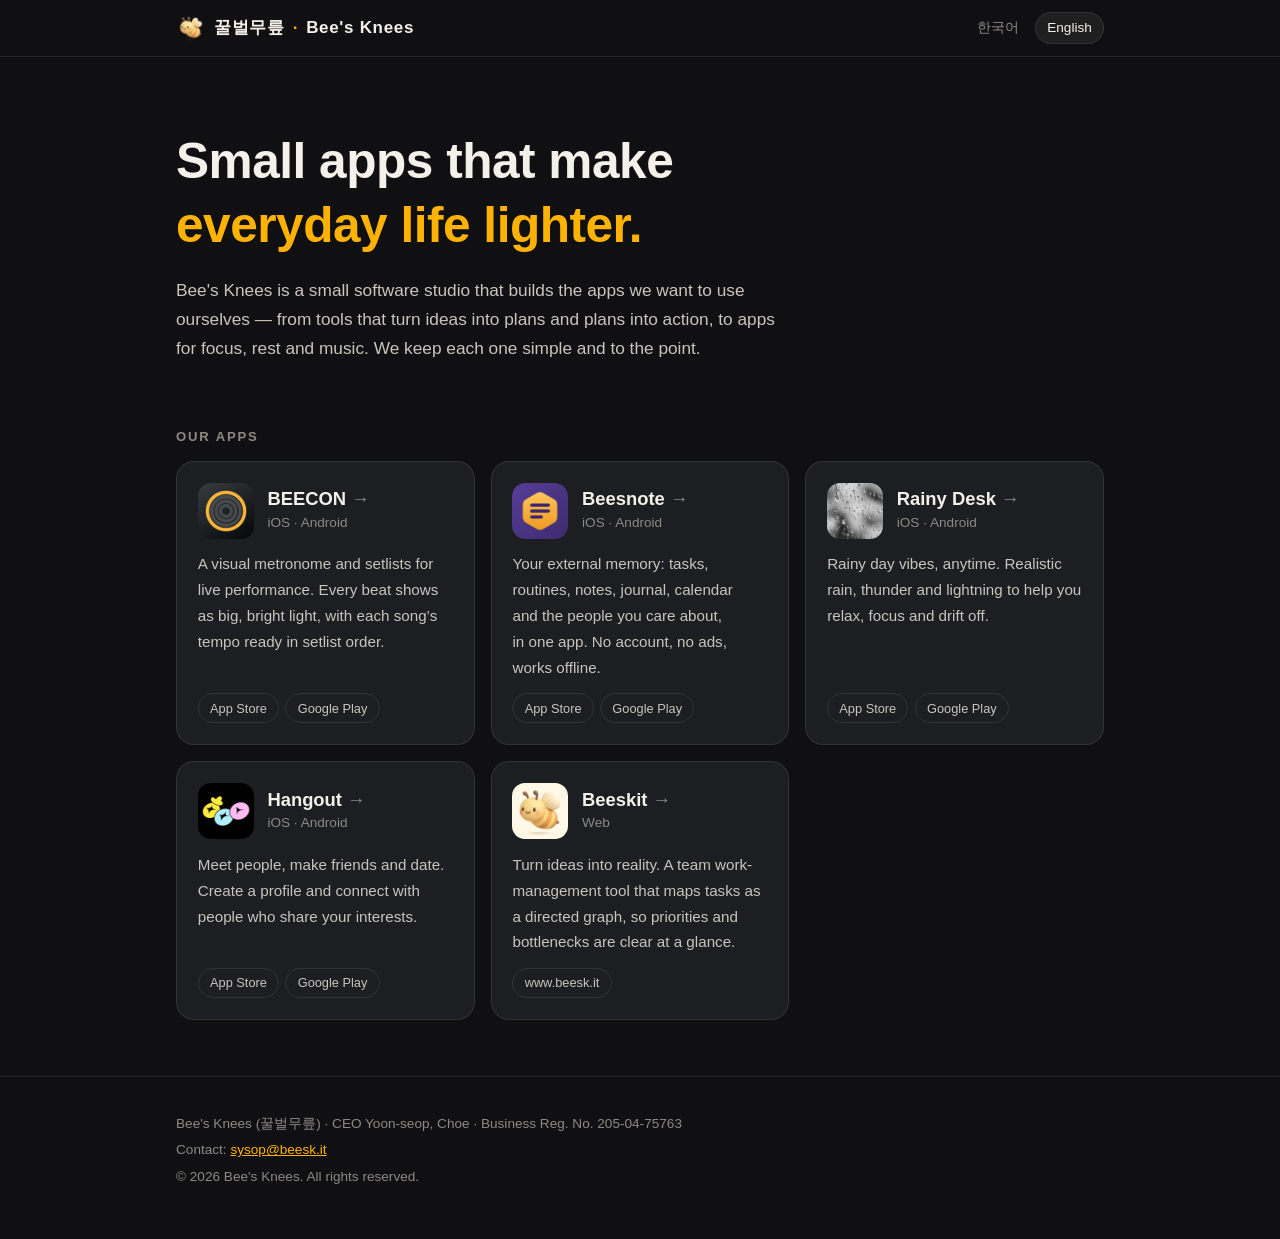
<file: index.html>
<!doctype html>
<html lang="ko">
<head>
<meta charset="utf-8">
<meta name="viewport" content="width=device-width, initial-scale=1">
<title>꿀벌무릎 Bee's Knees</title>
<meta name="description" content="꿀벌무릎(Bee's Knees)은 일상과 일을 조금 더 가볍게 만드는 앱을 만듭니다. BEECON, 꿀벌노트, Rainy Desk, Hangout, Beeskit.">
<meta name="theme-color" content="#101012">
<meta property="og:type" content="website">
<meta property="og:title" content="꿀벌무릎 Bee's Knees">
<meta property="og:description" content="일상과 일을 조금 더 가볍게 만드는 앱을 만듭니다.">
<meta property="og:url" content="https://apps.beesk.it/">
<link rel="canonical" href="https://apps.beesk.it/">
<link rel="icon" href="/favicon.ico">
<link rel="apple-touch-icon" href="/img/apple-touch-icon.png">
<meta property="og:image" content="https://apps.beesk.it/img/og.png">
<meta property="og:image:width" content="1200">
<meta property="og:image:height" content="630">
<meta property="og:site_name" content="Bee's Knees">
<meta name="twitter:card" content="summary_large_image">
<style>
:root {
  --bg: #101012;
  --card: #1c1e22;
  --card-hover: #23262b;
  --line: #ffffff17;
  --ink: #f4f1ea;
  --ink-dim: #c9c5bd;
  --ink-mute: #8d8a84;
  --amber: #ffb300;
  color-scheme: dark;
}
* { box-sizing: border-box; }
html { -webkit-text-size-adjust: 100%; }
body {
  margin: 0; background: var(--bg); color: var(--ink-dim);
  font: 17px/1.7 -apple-system, BlinkMacSystemFont, "Segoe UI", Roboto, "Helvetica Neue",
        "Apple SD Gothic Neo", "Noto Sans KR", sans-serif;
}
:lang(ko) { word-break: keep-all; overflow-wrap: anywhere; }
h1, h2, h3 { color: var(--ink); line-height: 1.3; margin: 0; text-wrap: balance; }
p { text-wrap: pretty; }
a { color: var(--amber); }
.wrap { max-width: 60rem; margin: 0 auto; padding: 0 1rem; }

/* 언어: html[lang]에 맞는 블록만 보인다 */
html[lang="ko"] [lang="en"], html[lang="en"] [lang="ko"] { display: none !important; }

.top { border-bottom: 1px solid var(--line); }
.top .wrap { display: flex; align-items: center; height: 56px; gap: .75rem; }
.brand { display: flex; align-items: center; gap: .5rem; color: var(--ink); font-weight: 800; letter-spacing: .04em; text-decoration: none; }
.brand img { width: 30px; height: 30px; display: block; }
.brand span { color: var(--amber); }
.langs { margin-left: auto; display: flex; gap: .25rem; }
.langs button {
  font: inherit; font-size: .85rem; color: var(--ink-mute); background: none;
  border: 1px solid transparent; border-radius: 999px; padding: .2rem .7rem; cursor: pointer;
}
.langs button[aria-pressed="true"] { color: var(--ink); border-color: var(--line); background: #ffffff10; }

.hero { padding: 4.5rem 0 3rem; }
.hero h1 { font-size: clamp(2rem, 6vw, 3.1rem); letter-spacing: -.01em; }
.hero h1 em { font-style: normal; color: var(--amber); }
.hero p { max-width: 38rem; margin: 1.1rem 0 0; font-size: 1.08rem; }

h2.sec { font-size: .82rem; letter-spacing: .14em; text-transform: uppercase; color: var(--ink-mute); margin: 1rem 0 1rem; }
.apps { display: grid; grid-template-columns: repeat(auto-fill, minmax(16.5rem, 1fr)); gap: 1rem; padding-bottom: 3.5rem; }
.app {
  display: flex; flex-direction: column; gap: .8rem; padding: 1.3rem;
  background: var(--card); border: 1px solid var(--line); border-radius: 18px;
}
.app:hover { background: var(--card-hover); }
.app header { display: flex; align-items: center; gap: .85rem; }
.app header img { width: 56px; height: 56px; border-radius: 13px; flex: none; }
.app h3 { font-size: 1.15rem; }
.app h3 a { color: inherit; text-decoration: none; }
.app h3 a::after { content: " →"; color: var(--ink-mute); font-weight: 400; }
.app .tag { font-size: .85rem; color: var(--ink-mute); }
.app p { margin: 0; font-size: .95rem; flex: 1; }
.app .links { display: flex; flex-wrap: wrap; gap: .4rem; }
.app .links a {
  font-size: .8rem; text-decoration: none; color: var(--ink-dim);
  border: 1px solid var(--line); border-radius: 999px; padding: .2rem .7rem;
}
.app .links a:hover { color: var(--ink); border-color: #ffffff40; }

footer { border-top: 1px solid var(--line); padding: 2rem 0 3rem; font-size: .85rem; color: var(--ink-mute); }
footer p { margin: .2rem 0; }
</style>
<script>
  // ?lang=ko|en > 브라우저 언어 순으로 결정
  (function () {
    var q = new URLSearchParams(location.search).get('lang');
    var l = q || ((navigator.language || 'ko').toLowerCase().startsWith('ko') ? 'ko' : 'en');
    document.documentElement.lang = (l === 'en') ? 'en' : 'ko';
  })();
</script>
<script type="application/ld+json">{"@context": "https://schema.org", "@graph": [{"@type": "Organization", "@id": "https://apps.beesk.it/#org", "name": "Bee's Knees", "alternateName": "꿀벌무릎", "url": "https://apps.beesk.it/", "logo": "https://apps.beesk.it/img/logo-256.png", "email": "sysop@beesk.it", "sameAs": ["https://www.beesk.it"]}, {"@type": "WebSite", "name": "꿀벌무릎 Bee's Knees", "url": "https://apps.beesk.it/", "publisher": {"@id": "https://apps.beesk.it/#org"}}]}</script>
</head>
<body>
<div class="top"><div class="wrap">
  <a class="brand" href="/"><img src="img/logo-256.png" alt="">꿀벌무릎 <span>·</span> Bee's Knees</a>
  <div class="langs">
    <button type="button" data-set="ko">한국어</button>
    <button type="button" data-set="en">English</button>
  </div>
</div></div>

<main class="wrap">
  <section class="hero">
    <h1 lang="ko">일상과 일을<br><em>조금 더 가볍게.</em></h1>
    <h1 lang="en">Small apps that make<br><em>everyday life lighter.</em></h1>
    <p lang="ko">꿀벌무릎은 직접 쓰고 싶은 앱을 만드는 작은 소프트웨어 스튜디오입니다. 아이디어를 계획으로, 계획을 실행으로 옮기는 도구부터 집중과 휴식, 음악을 돕는 앱까지 — 꼭 필요한 기능을 단정하게 담는 데 집중합니다.</p>
    <p lang="en">Bee's Knees is a small software studio that builds the apps we want to use ourselves — from tools that turn ideas into plans and plans into action, to apps for focus, rest and music. We keep each one simple and to the point.</p>
  </section>

  <h2 class="sec"><span lang="ko">서비스</span><span lang="en">Our apps</span></h2>
  <div class="apps">

    <article class="app">
      <header>
        <img src="beecon/img/icon-512.png" alt="">
        <div>
          <h3><a href="beecon/">BEECON</a></h3>
          <div class="tag">iOS · Android</div>
        </div>
      </header>
      <p lang="ko">합주와 공연을 위한 시각 메트로놈. 박자를 크고 밝은 빛으로 보여주고, 곡마다 템포를 셋리스트 순서대로 준비해 둡니다.</p>
      <p lang="en">A visual metronome and setlists for live performance. Every beat shows as big, bright light, with each song’s tempo ready in setlist order.</p>
      <div class="links">
        <a href="https://apps.apple.com/app/id6823525175">App Store</a>
        <a href="https://play.google.com/store/apps/details?id=it.beesk.beecon">Google Play</a>
      </div>
    </article>

    <article class="app">
      <header>
        <img src="beesnote/img/icon.png" alt="">
        <div>
          <h3><a href="beesnote/"><span lang="ko">꿀벌노트</span><span lang="en">Beesnote</span></a></h3>
          <div class="tag">iOS · Android</div>
        </div>
      </header>
      <p lang="ko">할 일, 루틴, 메모, 일기, 달력, 소중한 사람들까지 한곳에 담는 외부 기억 장치. 가입도 광고도 없이 오프라인에서 동작합니다.</p>
      <p lang="en">Your external memory: tasks, routines, notes, journal, calendar and the people you care about, in one app. No account, no ads, works offline.</p>
      <div class="links">
        <a href="https://apps.apple.com/app/id6808124729">App Store</a>
        <a href="https://play.google.com/store/apps/details?id=it.beesk.beesnote">Google Play</a>
      </div>
    </article>

    <article class="app">
      <header>
        <img src="rainydesk/img/icon.png" alt="">
        <div>
          <h3><a href="rainydesk/">Rainy Desk</a></h3>
          <div class="tag">iOS · Android</div>
        </div>
      </header>
      <p lang="ko">비 오는 날의 감성을 언제든지. 리얼한 빗소리와 천둥, 번개 효과로 집중하고, 쉬고, 잠들 수 있게 도와줍니다.</p>
      <p lang="en">Rainy day vibes, anytime. Realistic rain, thunder and lightning to help you relax, focus and drift off.</p>
      <div class="links">
        <a href="https://apps.apple.com/app/id6761187591">App Store</a>
        <a href="https://play.google.com/store/apps/details?id=it.beesk.rainydesk">Google Play</a>
      </div>
    </article>

    <article class="app">
      <header>
        <img src="img/hangout-icon.png" alt="">
        <div>
          <h3><a href="https://hangout-support.beesk.it/">Hangout</a></h3>
          <div class="tag">iOS · Android</div>
        </div>
      </header>
      <p lang="ko">새로운 사람을 만나고, 친구를 사귀고, 데이트까지. 프로필을 만들고 관심 있는 사람과 연결되는 소셜 앱입니다.</p>
      <p lang="en">Meet people, make friends and date. Create a profile and connect with people who share your interests.</p>
      <div class="links">
        <a href="https://apps.apple.com/app/id6450007498">App Store</a>
        <a href="https://play.google.com/store/apps/details?id=com.thrust.hangout">Google Play</a>
      </div>
    </article>

    <article class="app">
      <header>
        <img src="img/logo-256.png" alt="" style="background:#fff8e6">
        <div>
          <h3><a href="https://www.beesk.it">Beeskit</a></h3>
          <div class="tag">Web</div>
        </div>
      </header>
      <p lang="ko">창의적인 아이디어를 현실로. 업무 간 관계를 방향 그래프로 관리해 우선순위와 병목을 한눈에 보여주는 팀 업무 관리 툴입니다.</p>
      <p lang="en">Turn ideas into reality. A team work-management tool that maps tasks as a directed graph, so priorities and bottlenecks are clear at a glance.</p>
      <div class="links">
        <a href="https://www.beesk.it">www.beesk.it</a>
      </div>
    </article>

  </div>
</main>

<footer><div class="wrap">
  <p lang="ko">꿀벌무릎 · 대표 최윤섭 · 사업자등록번호 205-04-75763</p>
  <p lang="en">Bee's Knees (꿀벌무릎) · CEO Yoon-seop, Choe · Business Reg. No. 205-04-75763</p>
  <p><span lang="ko">문의</span><span lang="en">Contact</span>: <a href="mailto:sysop@beesk.it">sysop@beesk.it</a></p>
  <p>© <span id="yr">2026</span> Bee's Knees. All rights reserved.</p>
</div></footer>

<script>
  document.getElementById('yr').textContent = new Date().getFullYear();
  document.querySelectorAll('.langs button').forEach(function (b) {
    var sync = function () { b.setAttribute('aria-pressed', String(document.documentElement.lang === b.dataset.set)); };
    sync();
    b.addEventListener('click', function () {
      document.documentElement.lang = b.dataset.set;
      var u = new URL(location.href); u.searchParams.set('lang', b.dataset.set); history.replaceState(null, '', u);
      document.querySelectorAll('.langs button').forEach(function (x) {
        x.setAttribute('aria-pressed', String(document.documentElement.lang === x.dataset.set));
      });
    });
  });
</script>
</body>
</html>
</file>
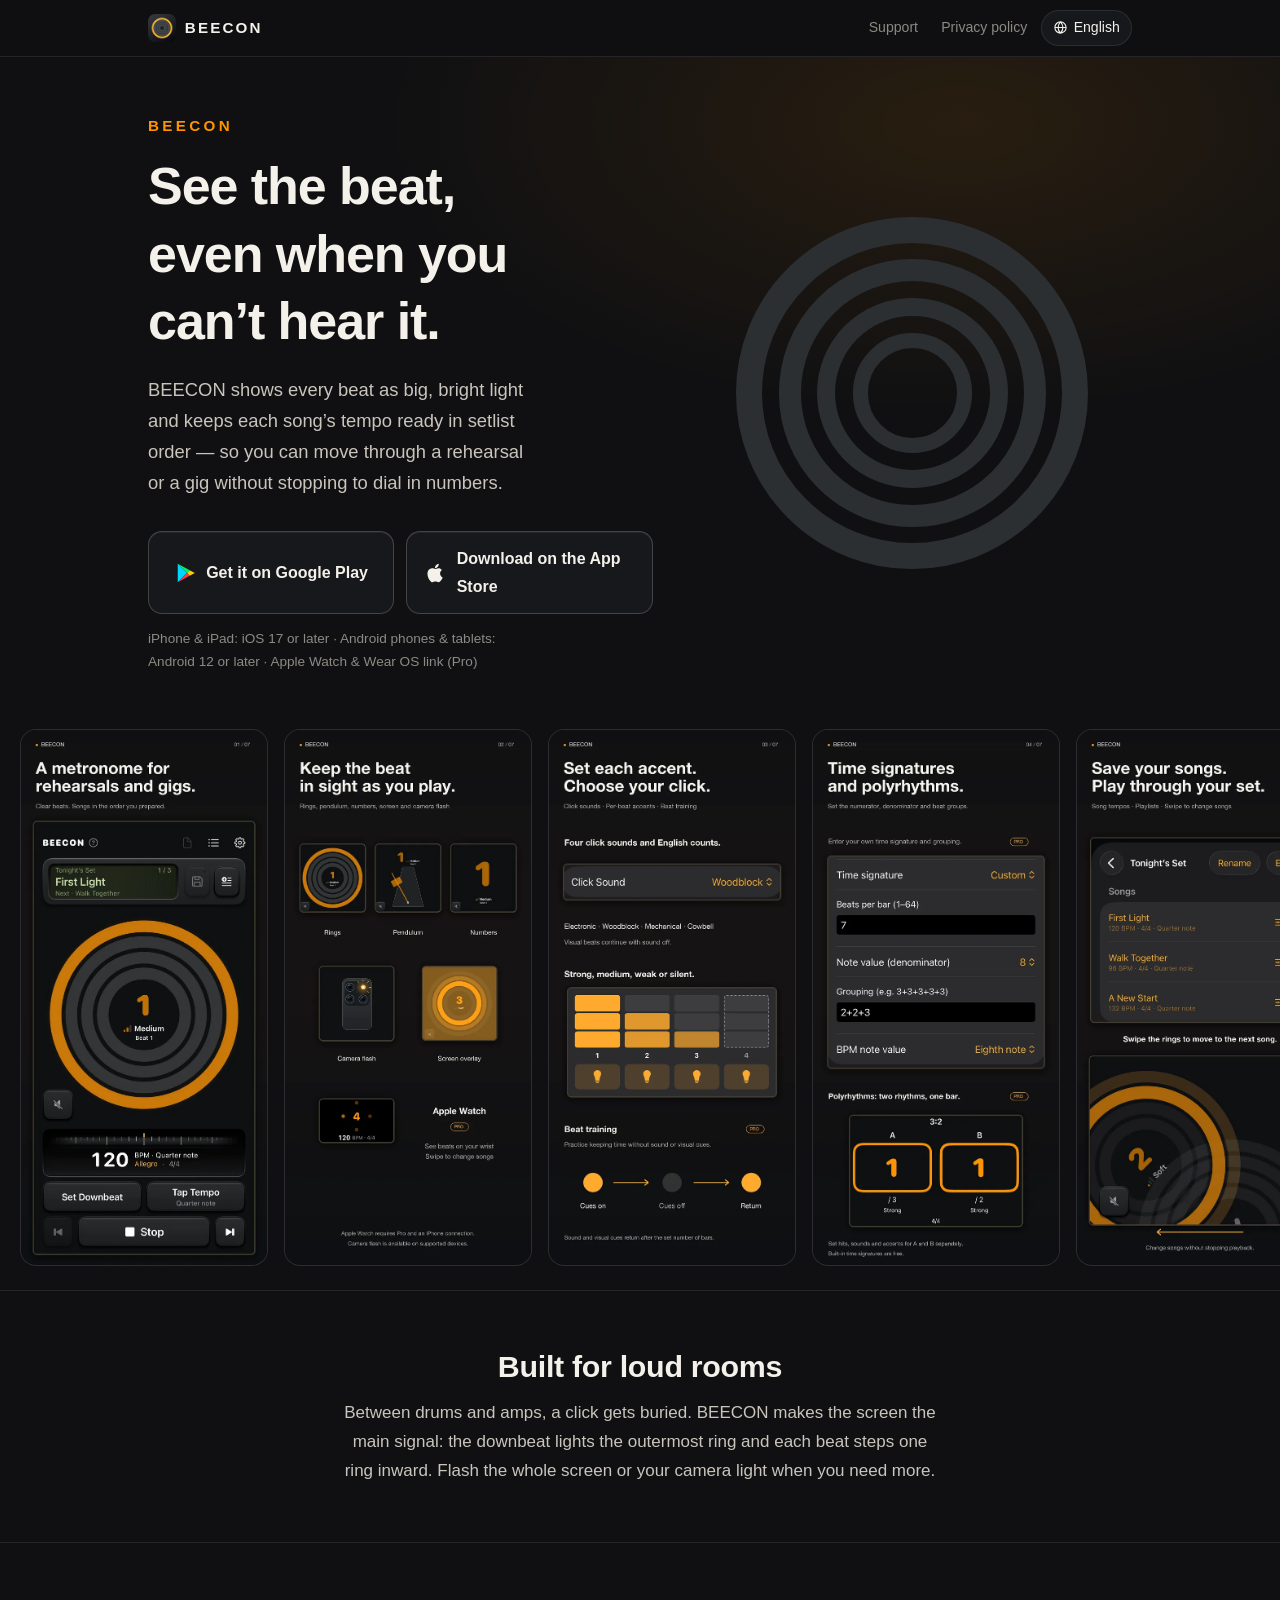
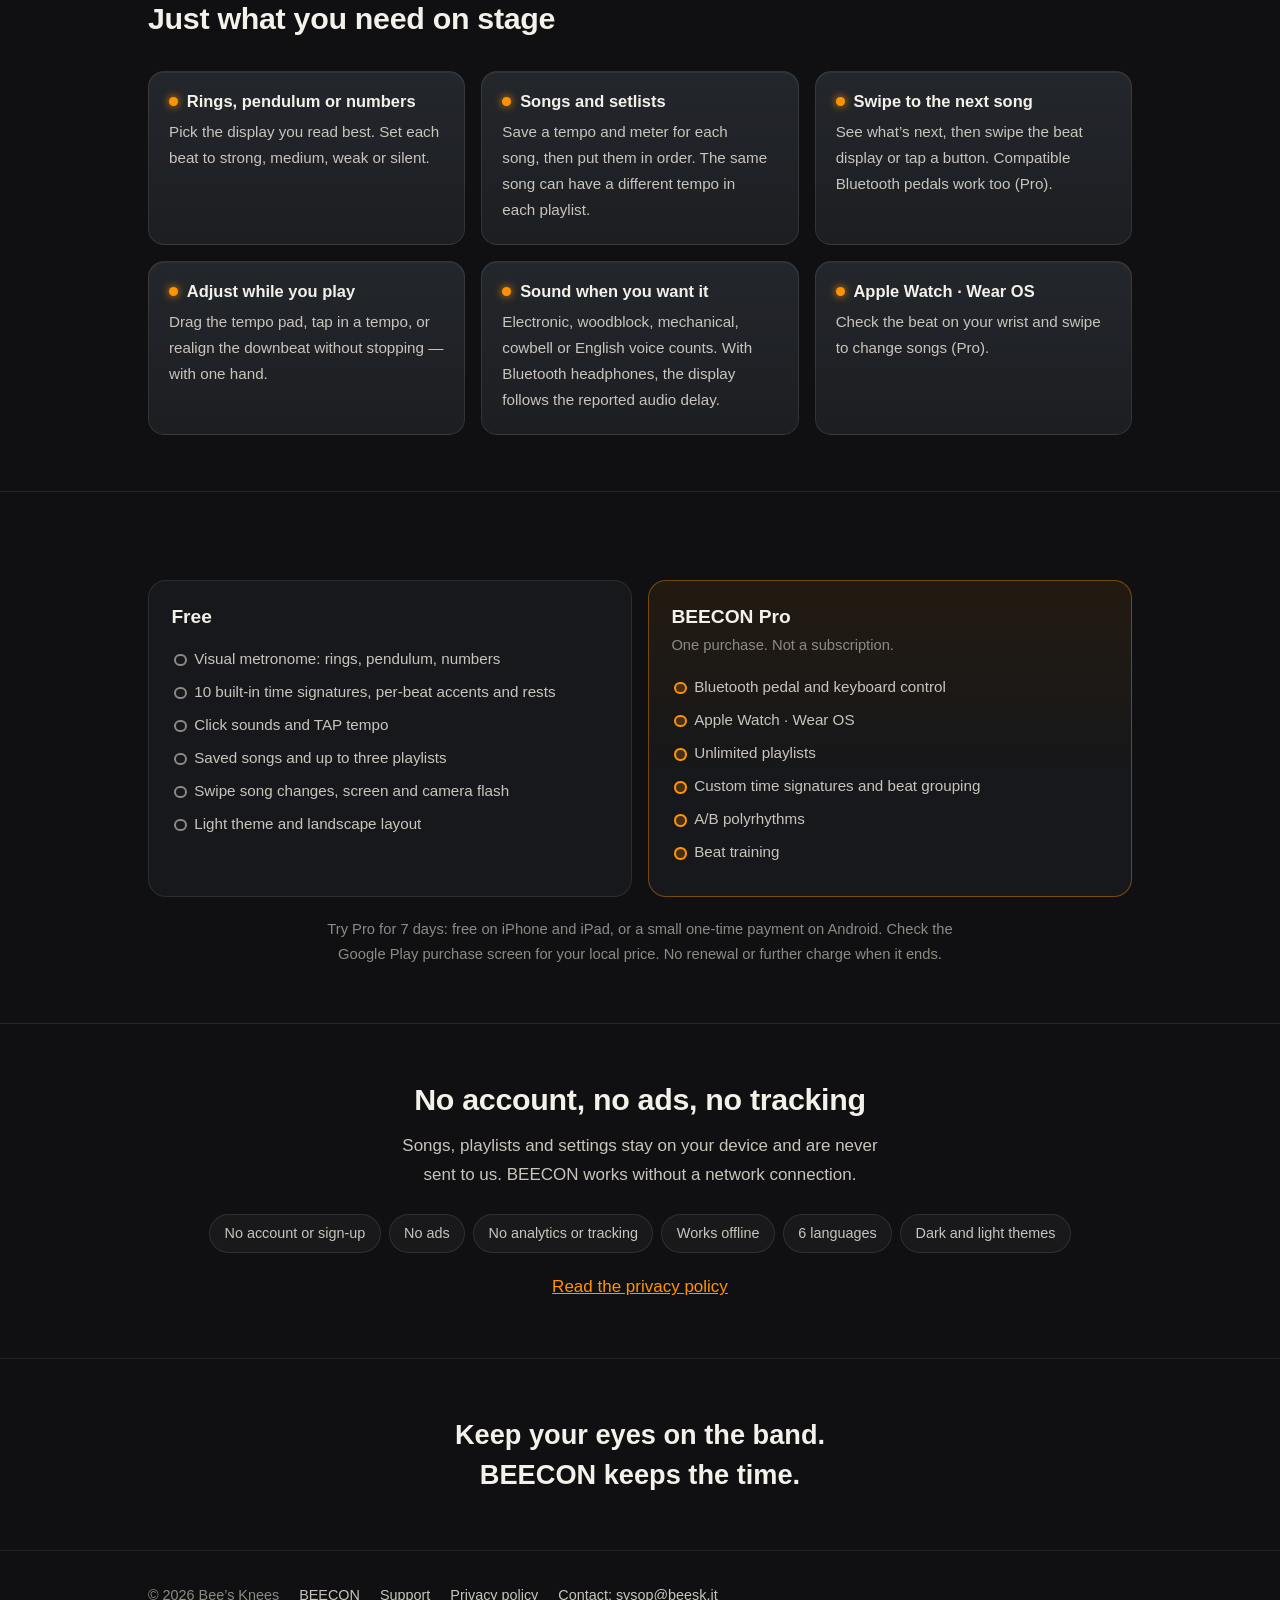
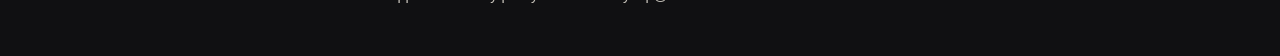
<file: beecon/index.html>
<!DOCTYPE html>
<html lang="en" data-lang="en" data-titles='{&quot;ko&quot;: &quot;BEECON — 합주와 공연을 위한 시각 메트로놈&quot;, &quot;en&quot;: &quot;BEECON — Visual metronome and setlists for live performance&quot;, &quot;ja&quot;: &quot;BEECON — 合奏とライブのための視覚メトロノーム&quot;, &quot;zh&quot;: &quot;BEECON — 为排练和演出设计的可视节拍器&quot;, &quot;es&quot;: &quot;BEECON — Metrónomo visual y setlists para tocar en directo&quot;, &quot;pt&quot;: &quot;BEECON — Metrônomo visual e playlists para tocar ao vivo&quot;}'>
<head>
<meta charset="utf-8">
<meta name="viewport" content="width=device-width, initial-scale=1">
<title>BEECON — Visual metronome and setlists for live performance</title>
<meta name="description" content="BEECON shows every beat as big, bright light and keeps each song’s tempo ready in setlist order — so you can move through a rehearsal or a gig without stopping to dial in numbers.">
<meta name="theme-color" content="#101012">
<meta property="og:type" content="website">
<meta property="og:title" content="BEECON — Visual metronome and setlists for live performance">
<meta property="og:description" content="BEECON shows every beat as big, bright light and keeps each song’s tempo ready in setlist order — so you can move through a rehearsal or a gig without stopping to dial in numbers.">
<meta property="og:image" content="https://apps.beesk.it/beecon/img/og.png">
<meta property="og:image:width" content="1200">
<meta property="og:image:height" content="630">
<meta property="og:url" content="https://apps.beesk.it/beecon/">
<meta name="twitter:card" content="summary_large_image">
<link rel="canonical" href="https://apps.beesk.it/beecon/">
<script type="application/ld+json">{"@context": "https://schema.org", "@type": "MobileApplication", "name": "BEECON", "description": "BEECON shows every beat as big, bright light and keeps each song’s tempo ready in setlist order — so you can move through a rehearsal or a gig without stopping to dial in numbers.", "url": "https://apps.beesk.it/beecon/", "image": "https://apps.beesk.it/beecon/img/icon-512.png", "operatingSystem": "iOS, Android", "applicationCategory": "MultimediaApplication", "installUrl": ["https://apps.apple.com/app/id6823525175", "https://play.google.com/store/apps/details?id=it.beesk.beecon"], "publisher": {"@type": "Organization", "name": "Bee's Knees", "alternateName": "꿀벌무릎", "url": "https://apps.beesk.it/"}}</script>
<link rel="icon" type="image/png" sizes="64x64" href="img/icon-64.png">
<link rel="apple-touch-icon" href="img/icon-180.png">
<link rel="stylesheet" href="style.css">
<style>html[data-lang="ko"] .i18n:not([data-l="ko"]),
html[data-lang="en"] .i18n:not([data-l="en"]),
html[data-lang="ja"] .i18n:not([data-l="ja"]),
html[data-lang="zh"] .i18n:not([data-l="zh"]),
html[data-lang="es"] .i18n:not([data-l="es"]),
html[data-lang="pt"] .i18n:not([data-l="pt"]) { display: none; }</style>
</head>
<body>
<header class="top"><div class="wrap">
  <a class="brand" data-page="./" href="./"><img src="img/icon-64.png" alt="" width="28" height="28">BEECON</a>
  <nav class="topnav"><a class="opt" data-page="support.html" href="support.html"><span class="i18n" data-l="ko" lang="ko">지원</span><span class="i18n" data-l="en" lang="en">Support</span><span class="i18n" data-l="ja" lang="ja">サポート</span><span class="i18n" data-l="zh" lang="zh-Hans">支持</span><span class="i18n" data-l="es" lang="es">Soporte</span><span class="i18n" data-l="pt" lang="pt-BR">Suporte</span></a><a class="opt" data-page="privacy-policy.html" href="privacy-policy.html"><span class="i18n" data-l="ko" lang="ko">개인정보처리방침</span><span class="i18n" data-l="en" lang="en">Privacy policy</span><span class="i18n" data-l="ja" lang="ja">プライバシーポリシー</span><span class="i18n" data-l="zh" lang="zh-Hans">隐私政策</span><span class="i18n" data-l="es" lang="es">Privacidad</span><span class="i18n" data-l="pt" lang="pt-BR">Privacidade</span></a>
    <details class="lang"><summary><svg viewBox="0 0 24 24" aria-hidden="true"><path fill="none" stroke="currentColor" stroke-width="1.8" d="M12 3a9 9 0 1 0 0 18 9 9 0 0 0 0-18Zm-9 9h18M12 3c2.5 2.7 3.8 5.7 3.8 9s-1.3 6.3-3.8 9c-2.5-2.7-3.8-5.7-3.8-9S9.5 5.7 12 3Z"/></svg><span class="i18n" data-l="ko" lang="ko">한국어</span><span class="i18n" data-l="en" lang="en">English</span><span class="i18n" data-l="ja" lang="ja">日本語</span><span class="i18n" data-l="zh" lang="zh-Hans">简体中文</span><span class="i18n" data-l="es" lang="es">Español</span><span class="i18n" data-l="pt" lang="pt-BR">Português</span></summary><div class="menu"><a href="?lang=ko" data-set="ko" hreflang="ko" lang="ko">한국어</a><a href="?lang=en" data-set="en" hreflang="en" lang="en">English</a><a href="?lang=ja" data-set="ja" hreflang="ja" lang="ja">日本語</a><a href="?lang=zh" data-set="zh" hreflang="zh-Hans" lang="zh-Hans">简体中文</a><a href="?lang=es" data-set="es" hreflang="es" lang="es">Español</a><a href="?lang=pt" data-set="pt" hreflang="pt-BR" lang="pt-BR">Português</a></div></details>
  </nav>
</div></header>
<main class="i18n" data-l="ko" lang="ko">
<section class="hero"><div class="wrap">
  <div>
    <p class="wordmark">BEECON</p>
    <h1>소리가 묻혀도, 박자는 보이게.</h1>
    <p class="lead">BEECON은 박자를 크고 밝은 빛으로 보여 주는 메트로놈이에요. 곡마다 템포를 저장해 두고, 공연 순서대로 다음 곡으로 넘기세요.</p>
    <div class="stores"><a class="btn" href="https://play.google.com/store/apps/details?id=it.beesk.beecon"><svg viewBox="0 0 24 24" aria-hidden="true"><path fill="#00D7FE" d="M3 2 13 12 3 22Z"/><path fill="#00F076" d="m3 2 13 7-3 3Z"/><path fill="#FFCE00" d="m16 9 5.6 3-5.6 3-3-3Z"/><path fill="#FF3A44" d="m3 22 10-10 3 3Z"/></svg>Google Play에서 받기</a><a class="btn" href="https://apps.apple.com/app/id6823525175"><svg viewBox="0 0 24 24" aria-hidden="true"><path fill="currentColor" d="M16.4 12.6c0-2.5 2-3.7 2.1-3.8-1.2-1.7-3-1.9-3.6-2-1.5-.2-3 .9-3.8.9-.8 0-2-.9-3.3-.8-1.7 0-3.3 1-4.2 2.5-1.8 3.1-.5 7.7 1.3 10.2.9 1.2 1.9 2.6 3.2 2.6 1.3-.1 1.8-.8 3.3-.8s2 .8 3.3.8c1.4 0 2.3-1.3 3.1-2.5 1-1.4 1.4-2.8 1.4-2.9 0 0-2.7-1-2.7-4.2ZM14 5.2c.7-.8 1.2-2 1-3.2-1 .1-2.3.7-3 1.6-.7.8-1.2 2-1.1 3.1 1.2.1 2.3-.6 3.1-1.5Z"/></svg>App Store에서 받기</a></div>
    <p class="req">iPhone·iPad: iOS 17 이상 · Android 휴대전화·태블릿: Android 12 이상 · Apple Watch·Wear OS 연동(Pro)</p>
  </div>
  <div class="beacon" aria-hidden="true"><i></i><i></i><i></i><i></i>
    <b><span style="--d:0s">1</span><span style="--d:.5s">2</span><span style="--d:1s">3</span><span style="--d:1.5s">4</span></b></div>
</div></section>

<div class="shots" role="region" aria-label="iPhone 앱 화면" tabindex="0"><img src="img/ko-1.webp" alt="합주와 공연을 위한 메트로놈." width="603" height="1311" loading="lazy"><img src="img/ko-2.webp" alt="연주 중에도 박자가 잘 보이도록." width="603" height="1311" loading="lazy"><img src="img/ko-3.webp" alt="박마다 강세를 정하고 소리도 골라 쓰세요." width="603" height="1311" loading="lazy"><img src="img/ko-4.webp" alt="곡에 맞는 박자와 폴리리듬 설정." width="603" height="1311" loading="lazy"><img src="img/ko-5.webp" alt="연주할 곡을 저장하고 순서대로 넘기세요." width="603" height="1311" loading="lazy"><img src="img/ko-6.webp" alt="연주 중 두 손이 바쁠 땐 페달로 다음 곡." width="603" height="1311" loading="lazy"><img src="img/ko-7.webp" alt="밝은 곳에서는 라이트로, 눕혀 쓸 때는 가로로." width="603" height="1311" loading="lazy"></div>

<section class="band center"><div class="wrap">
  <h2>시끄러운 무대를 위해 만들었어요</h2>
  <p class="sub">드럼과 앰프 소리 속에서는 클릭이 쉽게 묻혀요. BEECON은 화면을 주 신호로 씁니다. 첫 박은 가장 바깥 링에서, 다음 박마다 한 칸씩 안쪽으로. 화면 전체를 깜박이거나 카메라 플래시를 켤 수도 있어요.</p>
</div></section>

<section class="band"><div class="wrap">
  <h2>연주 중에 필요한 것만</h2>
  <div class="grid"><div class="card"><h3>동심원·진자·숫자</h3><p>가장 잘 읽히는 표시를 고르세요. 박마다 강·중·약·쉼을 정할 수 있어요.</p></div><div class="card"><h3>곡과 셋리스트</h3><p>곡마다 템포와 박자를 저장하고 순서대로 묶으세요. 같은 곡도 목록마다 다른 템포를 쓸 수 있어요.</p></div><div class="card"><h3>스와이프로 다음 곡</h3><p>다음 곡 제목을 미리 보고, 박자 표시를 밀거나 버튼을 눌러 넘깁니다. 호환 Bluetooth 페달도 쓸 수 있어요(Pro).</p></div><div class="card"><h3>연주하면서 조절</h3><p>템포 패드를 끌거나 TAP으로 템포를 입력하고, 멈추지 않고 첫 박을 다시 맞춥니다. 한 손이면 충분해요.</p></div><div class="card"><h3>필요할 때만 소리</h3><p>전자음·우드블록·기계식·카우벨·영어 카운트. Bluetooth 이어폰을 쓰면 출력 지연에 맞춰 화면 박자를 조정해요.</p></div><div class="card"><h3>Apple Watch · Wear OS</h3><p>손목에서 박자를 확인하고 스와이프로 곡을 넘깁니다(Pro).</p></div></div>
</div></section>

<section class="band"><div class="wrap">
  <div class="plans">
    <div class="plan"><h3>무료</h3><ul><li>동심원·진자·숫자 시각 메트로놈</li><li>기본 박자표 10개, 박별 강세와 쉼</li><li>클릭 소리와 TAP 템포</li><li>곡 저장과 플레이리스트 3개</li><li>스와이프 곡 전환, 화면·카메라 플래시</li><li>라이트 테마와 가로 화면</li></ul></div>
    <div class="plan pro"><h3>BEECON Pro</h3><p class="tag">구독이 아니라 한 번 구매로 계속 써요.</p><ul><li>Bluetooth 페달·키보드 조작</li><li>Apple Watch·Wear OS 연동</li><li>플레이리스트 개수 제한 해제</li><li>자유 박자와 박 묶음</li><li>A/B 폴리리듬</li><li>박자 훈련</li></ul></div>
  </div>
  <p class="note">Pro 7일 체험: iPhone·iPad에서는 무료, Android에서는 소액 1회 결제예요. Android 가격은 Google Play 구매창에서 확인하세요. 자동 갱신이나 종료 후 추가 결제는 없어요.</p>
</div></section>

<section class="band center"><div class="wrap">
  <h2>계정도, 광고도, 추적도 없어요</h2>
  <p class="sub">곡·플레이리스트·설정은 기기에만 저장되고 개발자에게 전송되지 않아요. 네트워크 연결 없이도 동작합니다.</p>
  <ul class="facts"><li>계정·가입 없음</li><li>광고 없음</li><li>분석·추적 없음</li><li>오프라인 동작</li><li>6개 언어</li><li>다크·라이트 테마</li></ul>
  <p style="margin:1.25rem 0 0"><a data-page="privacy-policy.html" href="privacy-policy.html">개인정보처리방침 읽기</a></p>
</div></section>

<section class="band"><div class="wrap"><p class="closing">눈은 악보와 동료에게.<br>박자는 BEECON이 지킬게요.</p></div></section>
</main><main class="i18n" data-l="en" lang="en">
<section class="hero"><div class="wrap">
  <div>
    <p class="wordmark">BEECON</p>
    <h1>See the beat, even when you can’t hear it.</h1>
    <p class="lead">BEECON shows every beat as big, bright light and keeps each song’s tempo ready in setlist order — so you can move through a rehearsal or a gig without stopping to dial in numbers.</p>
    <div class="stores"><a class="btn" href="https://play.google.com/store/apps/details?id=it.beesk.beecon"><svg viewBox="0 0 24 24" aria-hidden="true"><path fill="#00D7FE" d="M3 2 13 12 3 22Z"/><path fill="#00F076" d="m3 2 13 7-3 3Z"/><path fill="#FFCE00" d="m16 9 5.6 3-5.6 3-3-3Z"/><path fill="#FF3A44" d="m3 22 10-10 3 3Z"/></svg>Get it on Google Play</a><a class="btn" href="https://apps.apple.com/app/id6823525175"><svg viewBox="0 0 24 24" aria-hidden="true"><path fill="currentColor" d="M16.4 12.6c0-2.5 2-3.7 2.1-3.8-1.2-1.7-3-1.9-3.6-2-1.5-.2-3 .9-3.8.9-.8 0-2-.9-3.3-.8-1.7 0-3.3 1-4.2 2.5-1.8 3.1-.5 7.7 1.3 10.2.9 1.2 1.9 2.6 3.2 2.6 1.3-.1 1.8-.8 3.3-.8s2 .8 3.3.8c1.4 0 2.3-1.3 3.1-2.5 1-1.4 1.4-2.8 1.4-2.9 0 0-2.7-1-2.7-4.2ZM14 5.2c.7-.8 1.2-2 1-3.2-1 .1-2.3.7-3 1.6-.7.8-1.2 2-1.1 3.1 1.2.1 2.3-.6 3.1-1.5Z"/></svg>Download on the App Store</a></div>
    <p class="req">iPhone &amp; iPad: iOS 17 or later · Android phones &amp; tablets: Android 12 or later · Apple Watch &amp; Wear OS link (Pro)</p>
  </div>
  <div class="beacon" aria-hidden="true"><i></i><i></i><i></i><i></i>
    <b><span style="--d:0s">1</span><span style="--d:.5s">2</span><span style="--d:1s">3</span><span style="--d:1.5s">4</span></b></div>
</div></section>

<div class="shots" role="region" aria-label="iPhone app screens" tabindex="0"><img src="img/en-1.webp" alt="A metronome for rehearsals and gigs." width="603" height="1311" loading="lazy"><img src="img/en-2.webp" alt="Keep the beat in sight as you play." width="603" height="1311" loading="lazy"><img src="img/en-3.webp" alt="Set each accent. Choose your click." width="603" height="1311" loading="lazy"><img src="img/en-4.webp" alt="Time signatures and polyrhythms." width="603" height="1311" loading="lazy"><img src="img/en-5.webp" alt="Save your songs. Play through your set." width="603" height="1311" loading="lazy"><img src="img/en-6.webp" alt="Change songs by pedal while you play." width="603" height="1311" loading="lazy"><img src="img/en-7.webp" alt="Light theme. Landscape layout." width="603" height="1311" loading="lazy"></div>

<section class="band center"><div class="wrap">
  <h2>Built for loud rooms</h2>
  <p class="sub">Between drums and amps, a click gets buried. BEECON makes the screen the main signal: the downbeat lights the outermost ring and each beat steps one ring inward. Flash the whole screen or your camera light when you need more.</p>
</div></section>

<section class="band"><div class="wrap">
  <h2>Just what you need on stage</h2>
  <div class="grid"><div class="card"><h3>Rings, pendulum or numbers</h3><p>Pick the display you read best. Set each beat to strong, medium, weak or silent.</p></div><div class="card"><h3>Songs and setlists</h3><p>Save a tempo and meter for each song, then put them in order. The same song can have a different tempo in each playlist.</p></div><div class="card"><h3>Swipe to the next song</h3><p>See what’s next, then swipe the beat display or tap a button. Compatible Bluetooth pedals work too (Pro).</p></div><div class="card"><h3>Adjust while you play</h3><p>Drag the tempo pad, tap in a tempo, or realign the downbeat without stopping — with one hand.</p></div><div class="card"><h3>Sound when you want it</h3><p>Electronic, woodblock, mechanical, cowbell or English voice counts. With Bluetooth headphones, the display follows the reported audio delay.</p></div><div class="card"><h3>Apple Watch · Wear OS</h3><p>Check the beat on your wrist and swipe to change songs (Pro).</p></div></div>
</div></section>

<section class="band"><div class="wrap">
  <div class="plans">
    <div class="plan"><h3>Free</h3><ul><li>Visual metronome: rings, pendulum, numbers</li><li>10 built-in time signatures, per-beat accents and rests</li><li>Click sounds and TAP tempo</li><li>Saved songs and up to three playlists</li><li>Swipe song changes, screen and camera flash</li><li>Light theme and landscape layout</li></ul></div>
    <div class="plan pro"><h3>BEECON Pro</h3><p class="tag">One purchase. Not a subscription.</p><ul><li>Bluetooth pedal and keyboard control</li><li>Apple Watch · Wear OS</li><li>Unlimited playlists</li><li>Custom time signatures and beat grouping</li><li>A/B polyrhythms</li><li>Beat training</li></ul></div>
  </div>
  <p class="note">Try Pro for 7 days: free on iPhone and iPad, or a small one-time payment on Android. Check the Google Play purchase screen for your local price. No renewal or further charge when it ends.</p>
</div></section>

<section class="band center"><div class="wrap">
  <h2>No account, no ads, no tracking</h2>
  <p class="sub">Songs, playlists and settings stay on your device and are never sent to us. BEECON works without a network connection.</p>
  <ul class="facts"><li>No account or sign-up</li><li>No ads</li><li>No analytics or tracking</li><li>Works offline</li><li>6 languages</li><li>Dark and light themes</li></ul>
  <p style="margin:1.25rem 0 0"><a data-page="privacy-policy.html" href="privacy-policy.html">Read the privacy policy</a></p>
</div></section>

<section class="band"><div class="wrap"><p class="closing">Keep your eyes on the band.<br>BEECON keeps the time.</p></div></section>
</main><main class="i18n" data-l="ja" lang="ja">
<section class="hero"><div class="wrap">
  <div>
    <p class="wordmark">BEECON</p>
    <h1>音が埋もれても、拍は見える。</h1>
    <p class="lead">BEECONは、拍を大きく明るい光で表示するメトロノームです。曲ごとにテンポを保存し、本番の順番どおりに次の曲へ進めます。</p>
    <div class="stores"><a class="btn" href="https://play.google.com/store/apps/details?id=it.beesk.beecon"><svg viewBox="0 0 24 24" aria-hidden="true"><path fill="#00D7FE" d="M3 2 13 12 3 22Z"/><path fill="#00F076" d="m3 2 13 7-3 3Z"/><path fill="#FFCE00" d="m16 9 5.6 3-5.6 3-3-3Z"/><path fill="#FF3A44" d="m3 22 10-10 3 3Z"/></svg>Google Play でダウンロード</a><a class="btn" href="https://apps.apple.com/app/id6823525175"><svg viewBox="0 0 24 24" aria-hidden="true"><path fill="currentColor" d="M16.4 12.6c0-2.5 2-3.7 2.1-3.8-1.2-1.7-3-1.9-3.6-2-1.5-.2-3 .9-3.8.9-.8 0-2-.9-3.3-.8-1.7 0-3.3 1-4.2 2.5-1.8 3.1-.5 7.7 1.3 10.2.9 1.2 1.9 2.6 3.2 2.6 1.3-.1 1.8-.8 3.3-.8s2 .8 3.3.8c1.4 0 2.3-1.3 3.1-2.5 1-1.4 1.4-2.8 1.4-2.9 0 0-2.7-1-2.7-4.2ZM14 5.2c.7-.8 1.2-2 1-3.2-1 .1-2.3.7-3 1.6-.7.8-1.2 2-1.1 3.1 1.2.1 2.3-.6 3.1-1.5Z"/></svg>App Store でダウンロード</a></div>
    <p class="req">iPhone・iPad：iOS 17 以降 · Android スマートフォン・タブレット：Android 12 以降 · Apple Watch・Wear OS 連携（Pro）</p>
  </div>
  <div class="beacon" aria-hidden="true"><i></i><i></i><i></i><i></i>
    <b><span style="--d:0s">1</span><span style="--d:.5s">2</span><span style="--d:1s">3</span><span style="--d:1.5s">4</span></b></div>
</div></section>

<div class="shots" role="region" aria-label="iPhone アプリ画面" tabindex="0"><img src="img/ja-1.webp" alt="合奏とライブのための メトロノーム。" width="603" height="1311" loading="lazy"><img src="img/ja-2.webp" alt="演奏中も、 拍を見やすく。" width="603" height="1311" loading="lazy"><img src="img/ja-3.webp" alt="拍ごとの強弱も、 クリック音も選べます。" width="603" height="1311" loading="lazy"><img src="img/ja-4.webp" alt="曲に合う拍子と ポリリズムを設定。" width="603" height="1311" loading="lazy"><img src="img/ja-5.webp" alt="曲を保存して、 演奏する順に。" width="603" height="1311" loading="lazy"><img src="img/ja-6.webp" alt="両手が離せないときは、 ペダルで次の曲へ。" width="603" height="1311" loading="lazy"><img src="img/ja-7.webp" alt="明るい場所ではライト、 横に置くときは横画面。" width="603" height="1311" loading="lazy"></div>

<section class="band center"><div class="wrap">
  <h2>大音量のステージのために</h2>
  <p class="sub">ドラムやアンプの音の中では、クリックはすぐに埋もれます。BEECONは画面を主な合図にします。頭拍はいちばん外側のリング、拍が進むごとに1つ内側へ。画面全体の点滅やカメラのフラッシュも使えます。</p>
</div></section>

<section class="band"><div class="wrap">
  <h2>演奏中に必要なものだけ</h2>
  <div class="grid"><div class="card"><h3>同心円・振り子・数字</h3><p>いちばん読みやすい表示を選べます。拍ごとに強・中・弱・休符を設定できます。</p></div><div class="card"><h3>曲とセットリスト</h3><p>曲ごとにテンポと拍子を保存し、順番に並べます。同じ曲でもリストごとに別のテンポを使えます。</p></div><div class="card"><h3>スワイプで次の曲へ</h3><p>次の曲名を確認して、拍の表示をスワイプするかボタンで切り替え。対応Bluetoothペダルも使えます（Pro）。</p></div><div class="card"><h3>演奏しながら調整</h3><p>テンポパッドのドラッグ、TAPでのテンポ入力、止めずに頭拍の合わせ直し。片手で操作できます。</p></div><div class="card"><h3>必要なときだけ音を</h3><p>電子音・ウッドブロック・機械式・カウベル・英語カウント。Bluetoothイヤホンでは出力遅延に合わせて表示を調整します。</p></div><div class="card"><h3>Apple Watch · Wear OS</h3><p>手首で拍を確認し、スワイプで曲を切り替えます（Pro）。</p></div></div>
</div></section>

<section class="band"><div class="wrap">
  <div class="plans">
    <div class="plan"><h3>無料</h3><ul><li>同心円・振り子・数字の視覚メトロノーム</li><li>10種類の基本拍子、拍ごとのアクセントと休符</li><li>クリック音とTAPテンポ</li><li>曲の保存と3つまでのプレイリスト</li><li>スワイプでの曲切り替え、画面・カメラのフラッシュ</li><li>ライトテーマと横画面</li></ul></div>
    <div class="plan pro"><h3>BEECON Pro</h3><p class="tag">サブスクリプションではなく、一度の購入で使い続けられます。</p><ul><li>Bluetoothペダル・キーボード操作</li><li>Apple Watch・Wear OS 連携</li><li>プレイリスト数の制限解除</li><li>カスタム拍子と拍のグループ</li><li>A/Bポリリズム</li><li>拍子トレーニング</li></ul></div>
  </div>
  <p class="note">Proを7日間体験：iPhone・iPadでは無料、Androidでは少額の1回払いです。Androidの価格はGoogle Playの購入画面でご確認ください。自動更新や終了後の追加課金はありません。</p>
</div></section>

<section class="band center"><div class="wrap">
  <h2>アカウントも、広告も、追跡もありません</h2>
  <p class="sub">曲・プレイリスト・設定は端末にだけ保存され、開発者には送信されません。ネットワーク接続なしで動作します。</p>
  <ul class="facts"><li>アカウント登録なし</li><li>広告なし</li><li>分析・追跡なし</li><li>オフライン動作</li><li>6言語対応</li><li>ダーク・ライトテーマ</li></ul>
  <p style="margin:1.25rem 0 0"><a data-page="privacy-policy.html" href="privacy-policy.html">プライバシーポリシーを読む</a></p>
</div></section>

<section class="band"><div class="wrap"><p class="closing">目は譜面と仲間に。<br>拍はBEECONが守ります。</p></div></section>
</main><main class="i18n" data-l="zh" lang="zh-Hans">
<section class="hero"><div class="wrap">
  <div>
    <p class="wordmark">BEECON</p>
    <h1>听不清时，也能看见节拍。</h1>
    <p class="lead">BEECON 用醒目的大面积光效显示每一拍。为每首歌保存速度，按演出顺序一首接一首切换。</p>
    <div class="stores"><a class="btn" href="https://play.google.com/store/apps/details?id=it.beesk.beecon"><svg viewBox="0 0 24 24" aria-hidden="true"><path fill="#00D7FE" d="M3 2 13 12 3 22Z"/><path fill="#00F076" d="m3 2 13 7-3 3Z"/><path fill="#FFCE00" d="m16 9 5.6 3-5.6 3-3-3Z"/><path fill="#FF3A44" d="m3 22 10-10 3 3Z"/></svg>在 Google Play 下载</a><a class="btn" href="https://apps.apple.com/app/id6823525175"><svg viewBox="0 0 24 24" aria-hidden="true"><path fill="currentColor" d="M16.4 12.6c0-2.5 2-3.7 2.1-3.8-1.2-1.7-3-1.9-3.6-2-1.5-.2-3 .9-3.8.9-.8 0-2-.9-3.3-.8-1.7 0-3.3 1-4.2 2.5-1.8 3.1-.5 7.7 1.3 10.2.9 1.2 1.9 2.6 3.2 2.6 1.3-.1 1.8-.8 3.3-.8s2 .8 3.3.8c1.4 0 2.3-1.3 3.1-2.5 1-1.4 1.4-2.8 1.4-2.9 0 0-2.7-1-2.7-4.2ZM14 5.2c.7-.8 1.2-2 1-3.2-1 .1-2.3.7-3 1.6-.7.8-1.2 2-1.1 3.1 1.2.1 2.3-.6 3.1-1.5Z"/></svg>在 App Store 下载</a></div>
    <p class="req">iPhone、iPad：iOS 17 或更高版本 · Android 手机、平板：Android 12 或更高版本 · Apple Watch、Wear OS 联动（Pro）</p>
  </div>
  <div class="beacon" aria-hidden="true"><i></i><i></i><i></i><i></i>
    <b><span style="--d:0s">1</span><span style="--d:.5s">2</span><span style="--d:1s">3</span><span style="--d:1.5s">4</span></b></div>
</div></section>

<div class="shots" role="region" aria-label="iPhone 应用界面" tabindex="0"><img src="img/zh-1.webp" alt="为排练和演出 准备的节拍器。" width="603" height="1311" loading="lazy"><img src="img/zh-2.webp" alt="演奏时， 也能看清节拍。" width="603" height="1311" loading="lazy"><img src="img/zh-3.webp" alt="逐拍设置重音， 自由选择点击音。" width="603" height="1311" loading="lazy"><img src="img/zh-4.webp" alt="为歌曲设置拍号 与复节奏。" width="603" height="1311" loading="lazy"><img src="img/zh-5.webp" alt="保存演奏曲目， 按顺序切换。" width="603" height="1311" loading="lazy"><img src="img/zh-6.webp" alt="双手忙于演奏时， 用踏板切换下一首。" width="603" height="1311" loading="lazy"><img src="img/zh-7.webp" alt="明亮环境用浅色， 横放设备用横屏。" width="603" height="1311" loading="lazy"></div>

<section class="band center"><div class="wrap">
  <h2>为嘈杂的舞台而生</h2>
  <p class="sub">在鼓和音箱的声音里，节拍器的点击声很容易被淹没。BEECON 以屏幕为主要信号：第一拍点亮最外圈，之后每拍向内移动一圈。需要时还可以让整个屏幕闪烁或打开相机闪光灯。</p>
</div></section>

<section class="band"><div class="wrap">
  <h2>只保留演奏时需要的</h2>
  <div class="grid"><div class="card"><h3>同心圆·摆锤·数字</h3><p>选择你最容易看清的显示方式。每一拍可设为强、中、弱或休止。</p></div><div class="card"><h3>歌曲与歌单</h3><p>为每首歌保存速度和拍号，再按顺序排列。同一首歌在不同歌单中可以使用不同速度。</p></div><div class="card"><h3>滑动切换下一首</h3><p>提前查看下一首的标题，滑动节拍显示或点按按钮即可切换。也支持兼容的 Bluetooth 踏板（Pro）。</p></div><div class="card"><h3>边演奏边调整</h3><p>拖动速度板、用 TAP 输入速度，或不停止播放就重新对齐首拍。单手即可操作。</p></div><div class="card"><h3>需要时再开声音</h3><p>电子音、木鱼、机械声、牛铃或英语计数。使用 Bluetooth 耳机时，屏幕会按报告的输出延迟调整。</p></div><div class="card"><h3>Apple Watch · Wear OS</h3><p>在手腕上查看节拍，滑动切换歌曲（Pro）。</p></div></div>
</div></section>

<section class="band"><div class="wrap">
  <div class="plans">
    <div class="plan"><h3>免费</h3><ul><li>同心圆、摆锤、数字可视节拍器</li><li>10 种预设拍号，逐拍重音与休止</li><li>点击音与 TAP 测速</li><li>保存歌曲，最多 3 个歌单</li><li>滑动切歌，屏幕与相机闪光</li><li>浅色主题与横屏布局</li></ul></div>
    <div class="plan pro"><h3>BEECON Pro</h3><p class="tag">一次购买，持续使用，不是订阅。</p><ul><li>Bluetooth 踏板与键盘操控</li><li>Apple Watch、Wear OS 联动</li><li>不限数量的歌单</li><li>自定义拍号与节拍分组</li><li>A/B 复节奏</li><li>节拍训练</li></ul></div>
  </div>
  <p class="note">Pro 可试用 7 天：iPhone、iPad 免费，Android 需一次性支付小额费用。Android 当地价格请查看 Google Play 购买界面。不会自动续订，结束后不会额外扣费。</p>
</div></section>

<section class="band center"><div class="wrap">
  <h2>无需账户，无广告，无追踪</h2>
  <p class="sub">歌曲、歌单和设置只保存在你的设备上，不会发送给开发者。无需网络连接即可使用。</p>
  <ul class="facts"><li>无需注册账户</li><li>无广告</li><li>无分析与追踪</li><li>离线可用</li><li>支持 6 种语言</li><li>深色与浅色主题</li></ul>
  <p style="margin:1.25rem 0 0"><a data-page="privacy-policy.html" href="privacy-policy.html">阅读隐私政策</a></p>
</div></section>

<section class="band"><div class="wrap"><p class="closing">眼睛留给乐谱和队友，<br>节拍交给 BEECON。</p></div></section>
</main><main class="i18n" data-l="es" lang="es">
<section class="hero"><div class="wrap">
  <div>
    <p class="wordmark">BEECON</p>
    <h1>Ve el pulso, aunque no lo oigas.</h1>
    <p class="lead">BEECON muestra cada pulso con una luz grande y clara, y guarda el tempo de cada canción en el orden de tu setlist para que pases de una a otra sin detenerte.</p>
    <div class="stores"><a class="btn" href="https://play.google.com/store/apps/details?id=it.beesk.beecon"><svg viewBox="0 0 24 24" aria-hidden="true"><path fill="#00D7FE" d="M3 2 13 12 3 22Z"/><path fill="#00F076" d="m3 2 13 7-3 3Z"/><path fill="#FFCE00" d="m16 9 5.6 3-5.6 3-3-3Z"/><path fill="#FF3A44" d="m3 22 10-10 3 3Z"/></svg>Descargar en Google Play</a><a class="btn" href="https://apps.apple.com/app/id6823525175"><svg viewBox="0 0 24 24" aria-hidden="true"><path fill="currentColor" d="M16.4 12.6c0-2.5 2-3.7 2.1-3.8-1.2-1.7-3-1.9-3.6-2-1.5-.2-3 .9-3.8.9-.8 0-2-.9-3.3-.8-1.7 0-3.3 1-4.2 2.5-1.8 3.1-.5 7.7 1.3 10.2.9 1.2 1.9 2.6 3.2 2.6 1.3-.1 1.8-.8 3.3-.8s2 .8 3.3.8c1.4 0 2.3-1.3 3.1-2.5 1-1.4 1.4-2.8 1.4-2.9 0 0-2.7-1-2.7-4.2ZM14 5.2c.7-.8 1.2-2 1-3.2-1 .1-2.3.7-3 1.6-.7.8-1.2 2-1.1 3.1 1.2.1 2.3-.6 3.1-1.5Z"/></svg>Descargar en el App Store</a></div>
    <p class="req">iPhone y iPad: iOS 17 o posterior · Teléfonos y tabletas Android: Android 12 o posterior · Conexión con Apple Watch y Wear OS (Pro)</p>
  </div>
  <div class="beacon" aria-hidden="true"><i></i><i></i><i></i><i></i>
    <b><span style="--d:0s">1</span><span style="--d:.5s">2</span><span style="--d:1s">3</span><span style="--d:1.5s">4</span></b></div>
</div></section>

<div class="shots" role="region" aria-label="Pantallas de la app para iPhone" tabindex="0"><img src="img/es-1.webp" alt="Un metrónomo para ensayos y conciertos." width="603" height="1311" loading="lazy"><img src="img/es-2.webp" alt="Sigue el pulso mientras tocas." width="603" height="1311" loading="lazy"><img src="img/es-3.webp" alt="Elige los acentos y el sonido del clic." width="603" height="1311" loading="lazy"><img src="img/es-4.webp" alt="Compases y polirritmias." width="603" height="1311" loading="lazy"><img src="img/es-5.webp" alt="Guarda las canciones. Toca en orden." width="603" height="1311" loading="lazy"><img src="img/es-6.webp" alt="Cambia con el pedal mientras tocas." width="603" height="1311" loading="lazy"><img src="img/es-7.webp" alt="Tema claro. Vista horizontal." width="603" height="1311" loading="lazy"></div>

<section class="band center"><div class="wrap">
  <h2>Pensado para escenarios ruidosos</h2>
  <p class="sub">Entre la batería y los amplificadores, el clic se pierde. BEECON hace de la pantalla la señal principal: el primer pulso ilumina el anillo exterior y cada pulso avanza un anillo hacia dentro. Si necesitas más, destella toda la pantalla o el flash de la cámara.</p>
</div></section>

<section class="band"><div class="wrap">
  <h2>Solo lo que necesitas en el escenario</h2>
  <div class="grid"><div class="card"><h3>Anillos, péndulo o números</h3><p>Elige la vista que mejor lees. Cada pulso puede ser fuerte, medio, débil o silencio.</p></div><div class="card"><h3>Canciones y setlists</h3><p>Guarda el tempo y el compás de cada canción y ordénalas. Una misma canción puede tener otro tempo en cada lista.</p></div><div class="card"><h3>Desliza a la siguiente</h3><p>Mira qué viene después y desliza la pantalla de pulso o toca un botón. También funcionan pedales Bluetooth compatibles (Pro).</p></div><div class="card"><h3>Ajusta mientras tocas</h3><p>Arrastra el panel de tempo, marca el tempo con TAP o realinea el primer pulso sin parar, con una sola mano.</p></div><div class="card"><h3>Sonido cuando lo quieras</h3><p>Electrónico, bloque de madera, mecánico, cencerro o conteo en inglés. Con auriculares Bluetooth, la pantalla sigue la latencia indicada.</p></div><div class="card"><h3>Apple Watch · Wear OS</h3><p>Consulta el pulso en la muñeca y desliza para cambiar de canción (Pro).</p></div></div>
</div></section>

<section class="band"><div class="wrap">
  <div class="plans">
    <div class="plan"><h3>Gratis</h3><ul><li>Metrónomo visual: anillos, péndulo, números</li><li>10 compases predefinidos, acentos y silencios por pulso</li><li>Sonidos de clic y TAP</li><li>Canciones guardadas y hasta tres listas</li><li>Cambio por deslizamiento, destellos de pantalla y cámara</li><li>Tema claro y vista horizontal</li></ul></div>
    <div class="plan pro"><h3>BEECON Pro</h3><p class="tag">Una sola compra. Sin suscripción.</p><ul><li>Control con pedales y teclados Bluetooth</li><li>Apple Watch · Wear OS</li><li>Listas ilimitadas</li><li>Compases personalizados y agrupación de pulsos</li><li>Polirritmias A/B</li><li>Entrenamiento rítmico</li></ul></div>
  </div>
  <p class="note">Prueba Pro durante 7 días: gratis en iPhone y iPad, o con un pequeño pago único en Android. Consulta el precio local en la pantalla de compra de Google Play. Sin renovación ni cargos adicionales al terminar.</p>
</div></section>

<section class="band center"><div class="wrap">
  <h2>Sin cuenta, sin anuncios, sin rastreo</h2>
  <p class="sub">Las canciones, listas y ajustes se quedan en tu dispositivo y nunca se nos envían. BEECON funciona sin conexión.</p>
  <ul class="facts"><li>Sin cuenta ni registro</li><li>Sin anuncios</li><li>Sin análisis ni rastreo</li><li>Funciona sin conexión</li><li>6 idiomas</li><li>Tema oscuro y claro</li></ul>
  <p style="margin:1.25rem 0 0"><a data-page="privacy-policy.html" href="privacy-policy.html">Leer la política de privacidad</a></p>
</div></section>

<section class="band"><div class="wrap"><p class="closing">Tú mira a la banda.<br>BEECON lleva el tiempo.</p></div></section>
</main><main class="i18n" data-l="pt" lang="pt-BR">
<section class="hero"><div class="wrap">
  <div>
    <p class="wordmark">BEECON</p>
    <h1>Veja o pulso, mesmo quando não dá para ouvir.</h1>
    <p class="lead">O BEECON mostra cada batida com uma luz grande e clara e guarda o tempo de cada música na ordem da sua playlist, para você seguir de uma para outra sem parar.</p>
    <div class="stores"><a class="btn" href="https://play.google.com/store/apps/details?id=it.beesk.beecon"><svg viewBox="0 0 24 24" aria-hidden="true"><path fill="#00D7FE" d="M3 2 13 12 3 22Z"/><path fill="#00F076" d="m3 2 13 7-3 3Z"/><path fill="#FFCE00" d="m16 9 5.6 3-5.6 3-3-3Z"/><path fill="#FF3A44" d="m3 22 10-10 3 3Z"/></svg>Baixar no Google Play</a><a class="btn" href="https://apps.apple.com/app/id6823525175"><svg viewBox="0 0 24 24" aria-hidden="true"><path fill="currentColor" d="M16.4 12.6c0-2.5 2-3.7 2.1-3.8-1.2-1.7-3-1.9-3.6-2-1.5-.2-3 .9-3.8.9-.8 0-2-.9-3.3-.8-1.7 0-3.3 1-4.2 2.5-1.8 3.1-.5 7.7 1.3 10.2.9 1.2 1.9 2.6 3.2 2.6 1.3-.1 1.8-.8 3.3-.8s2 .8 3.3.8c1.4 0 2.3-1.3 3.1-2.5 1-1.4 1.4-2.8 1.4-2.9 0 0-2.7-1-2.7-4.2ZM14 5.2c.7-.8 1.2-2 1-3.2-1 .1-2.3.7-3 1.6-.7.8-1.2 2-1.1 3.1 1.2.1 2.3-.6 3.1-1.5Z"/></svg>Baixar na App Store</a></div>
    <p class="req">iPhone e iPad: iOS 17 ou posterior · Celulares e tablets Android: Android 12 ou posterior · Conexão com Apple Watch e Wear OS (Pro)</p>
  </div>
  <div class="beacon" aria-hidden="true"><i></i><i></i><i></i><i></i>
    <b><span style="--d:0s">1</span><span style="--d:.5s">2</span><span style="--d:1s">3</span><span style="--d:1.5s">4</span></b></div>
</div></section>

<div class="shots" role="region" aria-label="Telas do app para iPhone" tabindex="0"><img src="img/pt-1.webp" alt="Um metrônomo para ensaios e shows." width="603" height="1311" loading="lazy"><img src="img/pt-2.webp" alt="Veja as batidas enquanto toca." width="603" height="1311" loading="lazy"><img src="img/pt-3.webp" alt="Escolha os acentos e o som do clique." width="603" height="1311" loading="lazy"><img src="img/pt-4.webp" alt="Compassos e polirritmias." width="603" height="1311" loading="lazy"><img src="img/pt-5.webp" alt="Salve as músicas. Toque na sua ordem." width="603" height="1311" loading="lazy"><img src="img/pt-6.webp" alt="Troque com o pedal enquanto toca." width="603" height="1311" loading="lazy"><img src="img/pt-7.webp" alt="Tema claro. Vista horizontal." width="603" height="1311" loading="lazy"></div>

<section class="band center"><div class="wrap">
  <h2>Feito para palcos barulhentos</h2>
  <p class="sub">Entre bateria e amplificadores, o clique some. O BEECON faz da tela o sinal principal: a primeira batida acende o anel externo e cada batida avança um anel para dentro. Se precisar de mais, pisque a tela inteira ou o flash da câmera.</p>
</div></section>

<section class="band"><div class="wrap">
  <h2>Só o que você precisa no palco</h2>
  <div class="grid"><div class="card"><h3>Anéis, pêndulo ou números</h3><p>Escolha a visualização que você lê melhor. Cada batida pode ser forte, média, fraca ou pausa.</p></div><div class="card"><h3>Músicas e playlists</h3><p>Salve o tempo e o compasso de cada música e coloque-as em ordem. A mesma música pode ter outro tempo em cada playlist.</p></div><div class="card"><h3>Deslize para a próxima</h3><p>Veja o que vem a seguir e deslize a tela de batidas ou toque em um botão. Pedais Bluetooth compatíveis também funcionam (Pro).</p></div><div class="card"><h3>Ajuste enquanto toca</h3><p>Arraste o painel de tempo, marque com TAP ou realinhe a primeira batida sem parar, com uma mão só.</p></div><div class="card"><h3>Som quando você quiser</h3><p>Eletrônico, bloco de madeira, mecânico, cowbell ou contagem em inglês. Com fones Bluetooth, a tela acompanha o atraso informado.</p></div><div class="card"><h3>Apple Watch · Wear OS</h3><p>Veja as batidas no pulso e deslize para trocar de música (Pro).</p></div></div>
</div></section>

<section class="band"><div class="wrap">
  <div class="plans">
    <div class="plan"><h3>Grátis</h3><ul><li>Metrônomo visual: anéis, pêndulo, números</li><li>10 compassos predefinidos, acentos e pausas por batida</li><li>Sons de clique e TAP</li><li>Músicas salvas e até três playlists</li><li>Troca por gesto, flashes na tela e na câmera</li><li>Tema claro e vista horizontal</li></ul></div>
    <div class="plan pro"><h3>BEECON Pro</h3><p class="tag">Uma única compra. Não é assinatura.</p><ul><li>Controle por pedais e teclados Bluetooth</li><li>Apple Watch · Wear OS</li><li>Playlists ilimitadas</li><li>Compassos personalizados e agrupamento de batidas</li><li>Polirritmias A/B</li><li>Treino rítmico</li></ul></div>
  </div>
  <p class="note">Teste o Pro por 7 dias: grátis no iPhone e iPad, ou com um pequeno pagamento único no Android. Confira o preço local na tela de compra do Google Play. Sem renovação nem cobranças adicionais ao terminar.</p>
</div></section>

<section class="band center"><div class="wrap">
  <h2>Sem conta, sem anúncios, sem rastreamento</h2>
  <p class="sub">Músicas, playlists e ajustes ficam no seu dispositivo e nunca são enviados para nós. O BEECON funciona sem conexão.</p>
  <ul class="facts"><li>Sem conta ou cadastro</li><li>Sem anúncios</li><li>Sem análise ou rastreamento</li><li>Funciona offline</li><li>6 idiomas</li><li>Tema escuro e claro</li></ul>
  <p style="margin:1.25rem 0 0"><a data-page="privacy-policy.html" href="privacy-policy.html">Ler a política de privacidade</a></p>
</div></section>

<section class="band"><div class="wrap"><p class="closing">Olhos na banda.<br>O tempo fica com o BEECON.</p></div></section>
</main><footer><div class="wrap"><span class="i18n row" data-l="ko" lang="ko"><span>© 2026 Bee’s Knees</span><a data-page="./" href="./">BEECON</a><a data-page="support.html" href="support.html">지원</a><a data-page="privacy-policy.html" href="privacy-policy.html">개인정보처리방침</a><a href="mailto:sysop@beesk.it">문의: sysop@beesk.it</a></span><span class="i18n row" data-l="en" lang="en"><span>© 2026 Bee’s Knees</span><a data-page="./" href="./">BEECON</a><a data-page="support.html" href="support.html">Support</a><a data-page="privacy-policy.html" href="privacy-policy.html">Privacy policy</a><a href="mailto:sysop@beesk.it">Contact: sysop@beesk.it</a></span><span class="i18n row" data-l="ja" lang="ja"><span>© 2026 Bee’s Knees</span><a data-page="./" href="./">BEECON</a><a data-page="support.html" href="support.html">サポート</a><a data-page="privacy-policy.html" href="privacy-policy.html">プライバシーポリシー</a><a href="mailto:sysop@beesk.it">お問い合わせ: sysop@beesk.it</a></span><span class="i18n row" data-l="zh" lang="zh-Hans"><span>© 2026 Bee’s Knees</span><a data-page="./" href="./">BEECON</a><a data-page="support.html" href="support.html">支持</a><a data-page="privacy-policy.html" href="privacy-policy.html">隐私政策</a><a href="mailto:sysop@beesk.it">联系我们: sysop@beesk.it</a></span><span class="i18n row" data-l="es" lang="es"><span>© 2026 Bee’s Knees</span><a data-page="./" href="./">BEECON</a><a data-page="support.html" href="support.html">Soporte</a><a data-page="privacy-policy.html" href="privacy-policy.html">Privacidad</a><a href="mailto:sysop@beesk.it">Contacto: sysop@beesk.it</a></span><span class="i18n row" data-l="pt" lang="pt-BR"><span>© 2026 Bee’s Knees</span><a data-page="./" href="./">BEECON</a><a data-page="support.html" href="support.html">Suporte</a><a data-page="privacy-policy.html" href="privacy-policy.html">Privacidade</a><a href="mailto:sysop@beesk.it">Contato: sysop@beesk.it</a></span></div></footer>
<script src="site.js"></script>
</body>
</html>
</file>
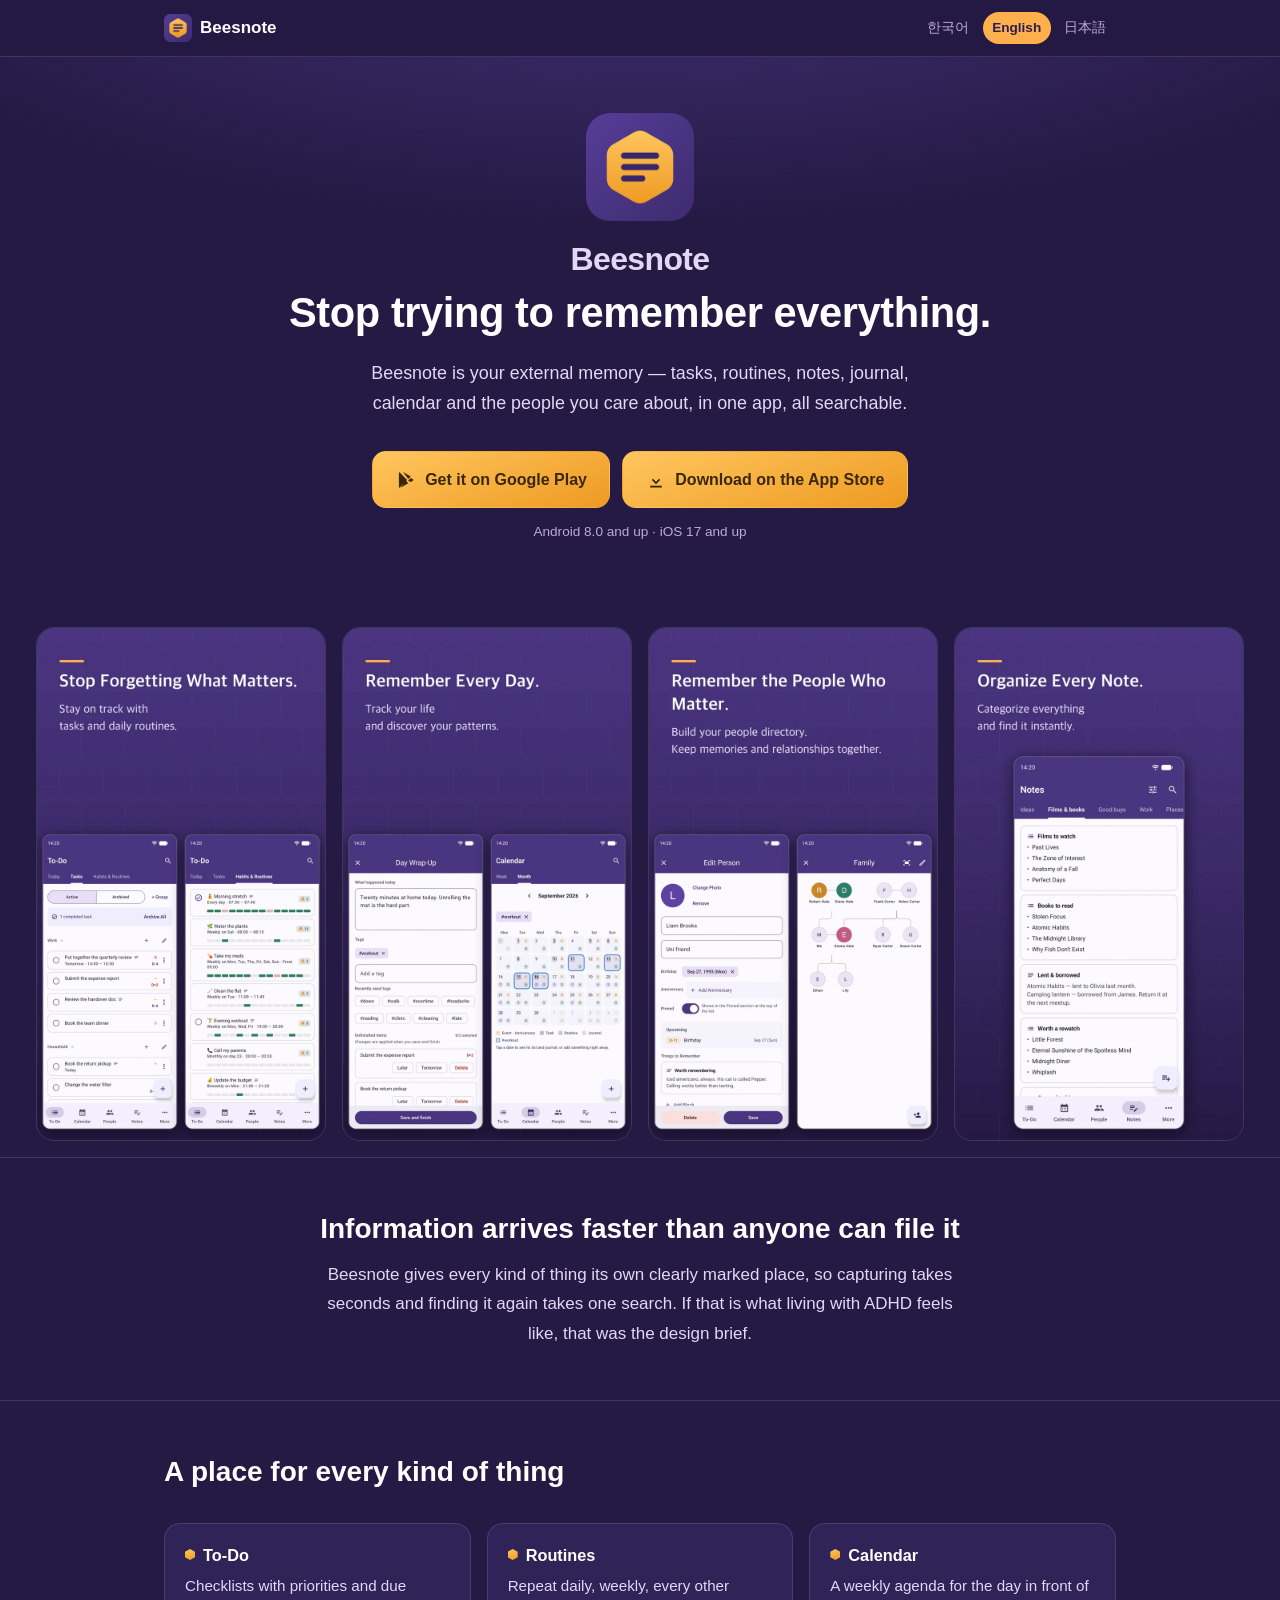
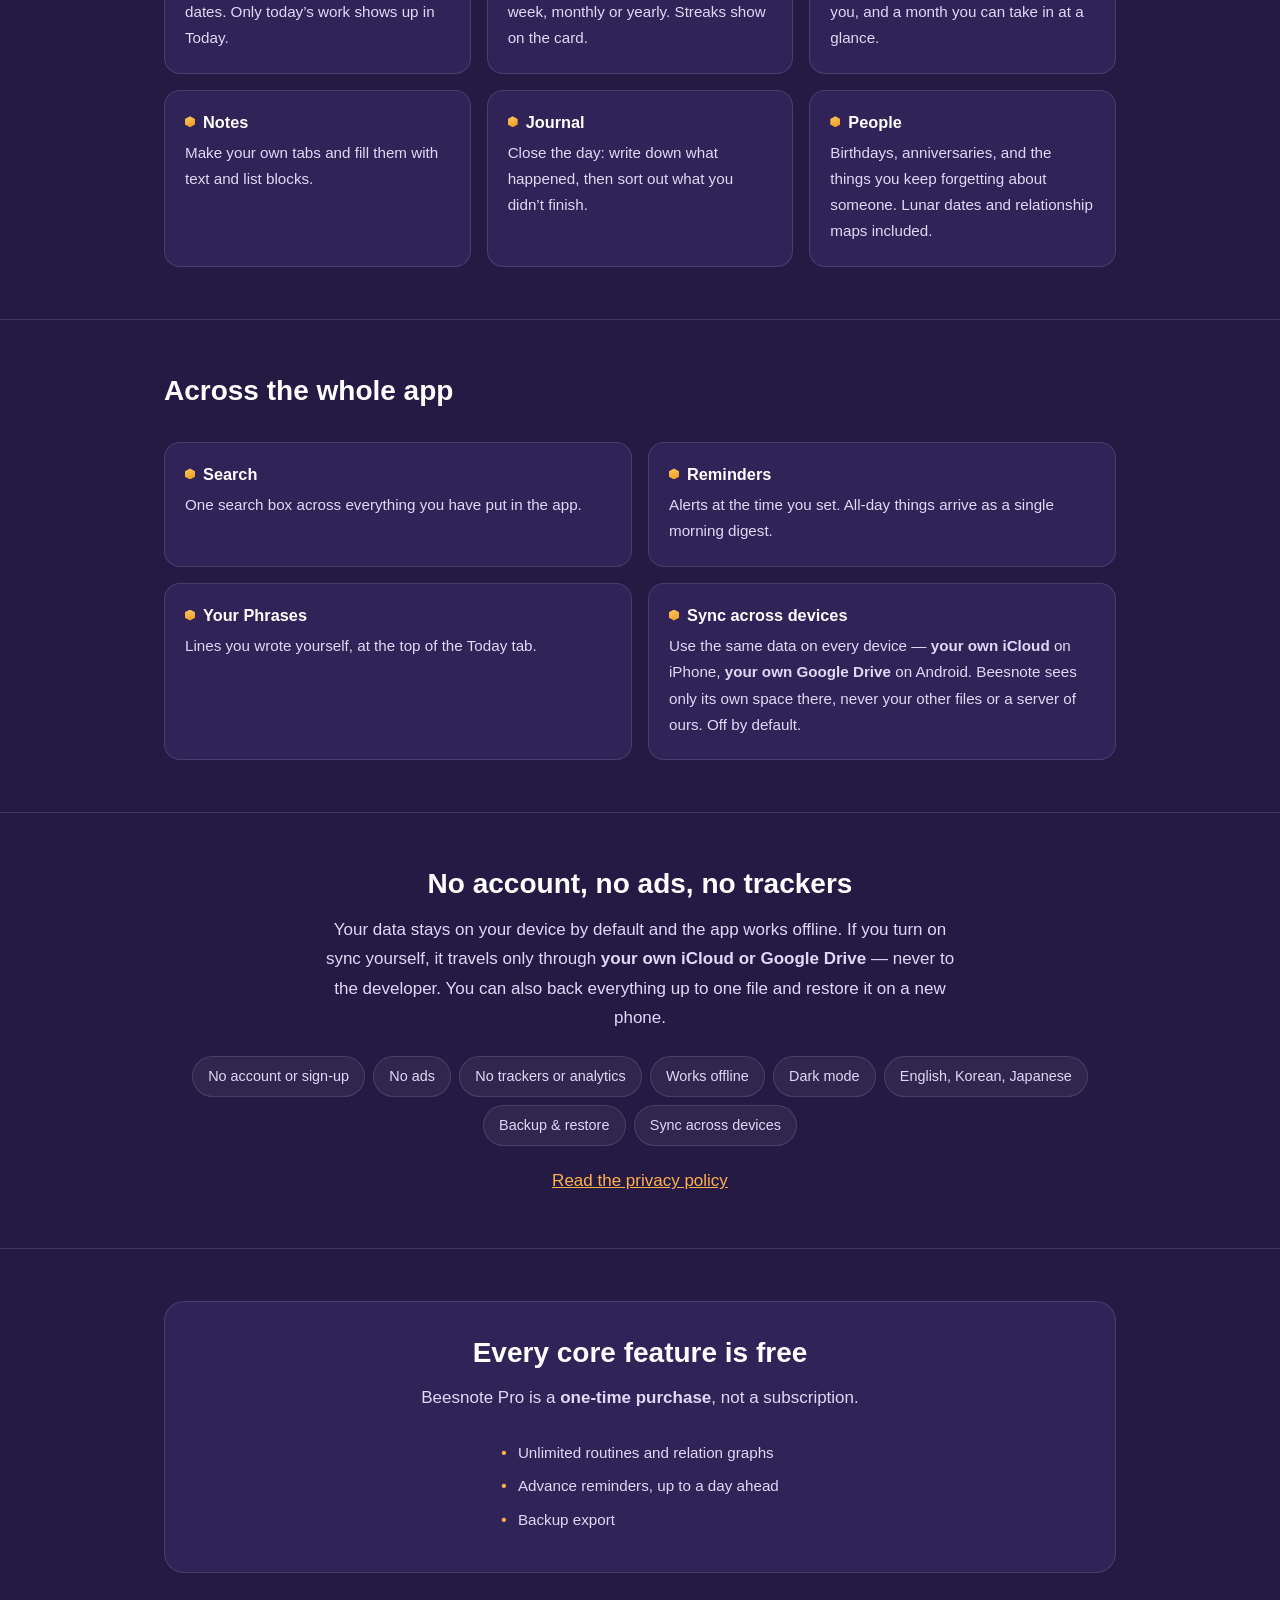
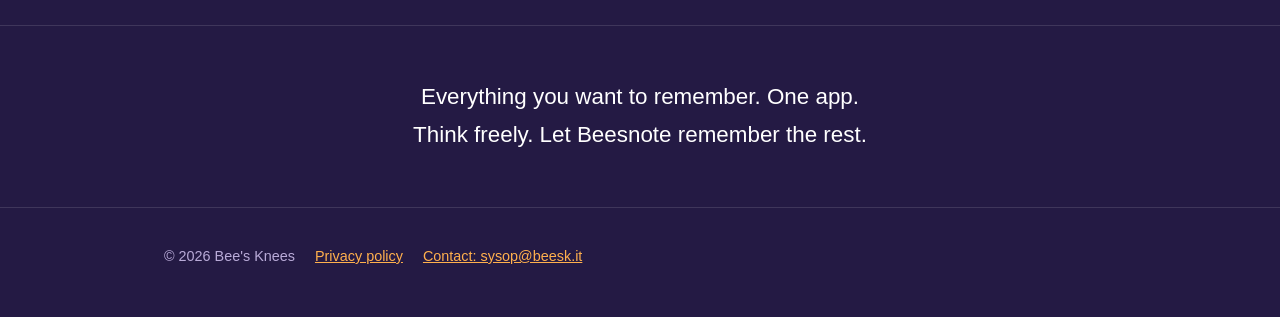
<file: beesnote/index.html>
<!DOCTYPE html>
<html lang="en" data-lang="en">
<head>
<meta charset="utf-8">
<meta name="viewport" content="width=device-width, initial-scale=1">
<title>Beesnote — External memory for tasks, notes, journal, people</title>
<meta name="description" content="Beesnote is your external memory: tasks, routines, notes, journal, calendar and the people you care about, in one app. No account, no ads, works offline.">
<meta name="theme-color" content="#2b1d4e">

<meta property="og:type" content="website">
<meta property="og:title" content="Beesnote — External memory for tasks, notes, journal, people">
<meta property="og:description" content="Tasks, routines, notes, journal, calendar and the people you care about, in one app. No account, no ads, works offline.">
<meta property="og:image" content="https://apps.beesk.it/beesnote/img/og.png">
<meta property="og:image:width" content="1200">
<meta property="og:image:height" content="630">
<meta property="og:url" content="https://apps.beesk.it/beesnote/">
<meta name="twitter:card" content="summary_large_image">

<link rel="canonical" href="https://apps.beesk.it/beesnote/">

<style>
  /* ── 브랜드 색: 앱 아이콘·스토어 스크린샷과 같은 값 ──────────────────
     ⚠️ 여기서 색을 새로 고르지 말 것. 아이콘 배경 그라데이션은
     store/play/render_icon.py, 스토어 이미지 배경·앰버는
     store/play/make_store_images.py에 원본이 있다. */
  :root {
    --bg: #241a44;            /* BG_BOTTOM(38,25,68)보다 살짝 밝게 — 긴 페이지라 */
    --bg-top: #4a3480;        /* make_store_images.BG_TOP */
    --card: #2f2358;
    --line: #ffffff1f;
    --ink: #ffffff;
    --ink-dim: #e2d8f5;       /* make_store_images.BODY */
    --ink-mute: #b9abd8;
    --accent: #ffb04d;        /* make_store_images.ACCENT (하단 대메뉴 앰버) */
    --honey-a: #ffc65e;       /* render_icon.CELL_START */
    --honey-b: #ee9a22;       /* render_icon.CELL_END */
    color-scheme: dark;
  }
  * { box-sizing: border-box; }
  html { -webkit-text-size-adjust: 100%; }
  body {
    margin: 0;
    background: var(--bg);
    color: var(--ink-dim);
    font: 17px/1.72 -apple-system, BlinkMacSystemFont, "Segoe UI", Roboto,
          "Helvetica Neue", "Apple SD Gothic Neo", "Noto Sans KR",
          "Hiragino Kaku Gothic ProN", "Noto Sans JP", sans-serif;
  }
  h1, h2, h3 { color: var(--ink); line-height: 1.35; margin: 0; }
  a { color: var(--accent); }
  .wrap { max-width: 62rem; margin: 0 auto; padding: 0 1.25rem; }
  /* 스크린샷 줄만 글 단보다 넓게 — 넉 장을 62rem 안에 욱여넣으면 한 장이 226px까지
     줄어 얹힌 제목이 안 읽힌다. */
  .wrap.wide { max-width: 78rem; }

  /* ── 언어 전환 ────────────────────────────────────────────────────
     세 언어 블록을 전부 HTML에 두고 CSS로 하나만 보인다. JS 없이 열면
     기본값(en)이 보이고, 크롤러는 세 언어를 다 읽는다. */
  html[data-lang="ko"] .i18n[lang]:not([lang="ko"]),
  html[data-lang="en"] .i18n[lang]:not([lang="en"]),
  html[data-lang="ja"] .i18n[lang]:not([lang="ja"]) { display: none; }

  /* ── 상단 바 ── */
  .top {
    position: sticky; top: 0; z-index: 5;
    background: #241a44e6; backdrop-filter: blur(10px);
    border-bottom: 1px solid var(--line);
  }
  .top .wrap { display: flex; align-items: center; gap: .75rem; height: 56px; }
  .brand { display: flex; align-items: center; gap: .5rem; font-weight: 700; color: var(--ink); text-decoration: none; }
  .brand img { width: 28px; height: 28px; display: block; }
  .langs { margin-left: auto; display: flex; gap: .25rem; }
  .langs a {
    padding: .3rem .6rem; border-radius: 999px; font-size: .85rem;
    text-decoration: none; color: var(--ink-mute);
  }
  .langs a:hover { color: var(--ink); background: #ffffff14; }
  html[data-lang="ko"] .langs a[data-set="ko"],
  html[data-lang="en"] .langs a[data-set="en"],
  html[data-lang="ja"] .langs a[data-set="ja"] { color: #2b1d4e; background: var(--accent); font-weight: 600; }

  /* ── 히어로 ── */
  .hero {
    background:
      radial-gradient(80rem 32rem at 50% -12rem, var(--bg-top) 0%, transparent 70%),
      var(--bg);
    text-align: center;
    padding: 3.5rem 0 2.75rem;
  }
  .hero img.icon { width: 108px; height: 108px; margin-bottom: .75rem; }
  /* ⚠️ 앱 이름을 히어로에 눈에 띄게 둔다. h1은 슬로건이라, 이게 없으면 Google OAuth
     브랜드 인증이 "동의 화면의 앱 이름이 홈페이지의 앱 이름과 일치하지 않는다"로
     반려한다(2026-08-18 실제로 반려됨 — docs/play-release.md "OAuth 브랜드 인증"). */
  .hero .wordmark {
    margin: 0 0 .5rem; font-size: clamp(1.5rem, 4vw, 2rem); font-weight: 800;
    letter-spacing: -.02em; line-height: 1.1;
  }
  .hero h1 {
    font-size: clamp(1.75rem, 5.2vw, 2.6rem); letter-spacing: -.01em;
    font-weight: 600;
  }
  .hero p.lead {
    max-width: 34rem; margin: 1rem auto 0; font-size: clamp(1rem, 2.6vw, 1.12rem);
  }

  /* ── 스토어 버튼 ──
     ⚠️ 공식 배지 이미지(Google/Apple 제공 아트워크)를 흉내 내 다시 그리지 않는다.
     지금은 글자 버튼이고, 출시 때 공식 배지로 바꿔도 자리가 그대로다. */
  .stores { display: flex; flex-wrap: wrap; gap: .75rem; justify-content: center; margin: 2rem 0 .75rem; }
  .btn {
    display: inline-flex; align-items: center; gap: .6rem;
    padding: .85rem 1.4rem; border-radius: 14px; font-size: 1rem; font-weight: 600;
    text-decoration: none; border: 1px solid transparent;
  }
  .btn svg { width: 20px; height: 20px; flex: none; }
  .btn-go { background: linear-gradient(160deg, var(--honey-a), var(--honey-b)); color: #3a2708; }
  .btn-go:hover { filter: brightness(1.06); }
  .req { font-size: .85rem; color: var(--ink-mute); margin: 0; }

  /* ── 스크린샷 ── */
  .shots { display: flex; gap: 1rem; justify-content: center; padding: 2.5rem 0 1rem; }
  .shots img {
    /* ⚠️ `flex: 1 1 0` + `min-width: 0`이 있어야 폭이 모자랄 때 줄어든다.
       `width: 100%`만 주면 세 장이 컨테이너보다 넓어져 양옆으로 삐져나간다. */
    flex: 1 1 0; min-width: 0; max-width: 20rem;
    height: auto; display: block;
    border-radius: 18px; border: 1px solid var(--line);
  }
  /* ⚠️ 넉 장이 되면서 기준을 46rem → 64rem으로 올렸다. 그 밑에서 네 장을 한 줄에 늘어놓으면
     한 장이 180px 언저리라 기기 화면 안이 안 보인다 — 차라리 옆으로 넘겨 보는 게 낫다. */
  @media (max-width: 64rem) {
    /* 좁은 화면에서는 옆으로 넘겨 본다 — 3장을 세로로 쌓으면 페이지가 너무 길어진다. */
    .shots {
      overflow-x: auto; scroll-snap-type: x mandatory;
      padding-inline: 1.25rem; margin-inline: -1.25rem;
      -webkit-overflow-scrolling: touch;
      /* ⚠️ `justify-content: center`를 그대로 두면 넘치는 스크롤 컨테이너에서
         첫 장이 왼쪽 밖으로 밀려 처음 보이는 게 가운데 장이 된다. */
      justify-content: flex-start;
      scroll-padding-inline: 1.25rem;
    }
    /* 폰에서는 화면 폭에 맞추고, 태블릿 폭에서는 20rem에서 멈춘다(72vw만 쓰면 1000px
       화면에서 한 장이 720px가 된다). */
    .shots img { flex: none; width: min(72vw, 20rem); max-width: none; scroll-snap-align: center; }
  }

  /* ── 본문 섹션 ── */
  section.band { padding: 3.25rem 0; border-top: 1px solid var(--line); }
  .band h2 { font-size: clamp(1.3rem, 4vw, 1.75rem); margin-bottom: .75rem; }
  .band p.sub { max-width: 40rem; margin: 0; }
  .center { text-align: center; }
  .center p.sub { margin-inline: auto; }

  .grid { display: grid; gap: 1rem; margin-top: 2rem; grid-template-columns: repeat(auto-fit, minmax(16rem, 1fr)); }
  /* 4장은 자동 배치에 맡기면 3+1로 떨어져 마지막 칸이 덩그러니 남는다 — 2열로 못 박는다. */
  .grid.pair { grid-template-columns: repeat(2, 1fr); }
  @media (max-width: 48rem) { .grid.pair { grid-template-columns: 1fr; } }
  .card { background: var(--card); border: 1px solid var(--line); border-radius: 16px; padding: 1.25rem 1.25rem 1.35rem; }
  .card h3 { font-size: 1.02rem; display: flex; align-items: center; gap: .5rem; }
  .card h3::before {
    content: ""; width: 10px; height: 11px; flex: none;
    background: linear-gradient(160deg, var(--honey-a), var(--honey-b));
    clip-path: polygon(50% 0, 100% 25%, 100% 75%, 50% 100%, 0 75%, 0 25%);
  }
  .card p { margin: .45rem 0 0; font-size: .95rem; color: var(--ink-dim); }

  /* ── 개인정보·Pro ── */
  .facts { display: flex; flex-wrap: wrap; gap: .5rem; justify-content: center; margin: 1.5rem 0 0; padding: 0; list-style: none; }
  .facts li {
    background: #ffffff0f; border: 1px solid var(--line); border-radius: 999px;
    padding: .45rem .95rem; font-size: .9rem;
  }
  .pro { background: var(--card); border: 1px solid var(--line); border-radius: 20px; padding: 2rem 1.5rem; text-align: center; }
  .pro .price { display: inline-block; margin: .5rem 0 0; color: var(--accent); font-weight: 700; }
  /* ⚠️ `.band p.sub`가 `max-width:40rem; margin:0`이라 **박스가 왼쪽에 붙는다**
     (`margin-inline:auto`는 `.band.center` 안에서만 걸린다). Pro 카드는 가운데 정렬인데
     설명만 왼쪽으로 밀려 축이 어긋나 보였다 — 여기서 가운데로 돌려놓는다. */
  .pro p.sub { margin-inline: auto; }
  /* 항목은 왼쪽 끝을 서로 맞추되(읽기 쉽게), 덩어리째 가운데에 놓는다.
     ⚠️ 글머리 기호는 `list-style`이 아니라 `::before`로 그린다 — 기본 마커는 패딩 밖으로
     걸려 나가서(`list-style-position: outside`) 덩어리의 광학 중심이 그만큼 밀린다. */
  .pro ul { display: inline-block; text-align: left; margin: 1.25rem 0 0; padding: 0; list-style: none; }
  .pro li { margin: .45rem 0; font-size: .95rem; padding-left: 1.1em; position: relative; }
  .pro li::before {
    content: "•"; position: absolute; left: 0; top: 0;
    color: var(--accent); font-weight: 700;
  }

  .closing { font-size: clamp(1.1rem, 3.4vw, 1.4rem); color: var(--ink); text-align: center; margin: 0; }

  footer { border-top: 1px solid var(--line); padding: 2.25rem 0 3rem; font-size: .9rem; color: var(--ink-mute); }
  footer .wrap { display: flex; flex-wrap: wrap; gap: .5rem 1.25rem; align-items: center; }
  footer .sp { margin-left: auto; }
</style>

<!-- favicon:start -->
<link rel="icon" type="image/png" sizes="32x32" href="[data-uri]">
<link rel="apple-touch-icon" type="image/png" sizes="180x180" href="[data-uri]">
<!-- favicon:end -->
<script type="application/ld+json">{"@context": "https://schema.org", "@type": "MobileApplication", "name": "Beesnote", "alternateName": "꿀벌노트", "description": "Beesnote is your external memory: tasks, routines, notes, journal, calendar and the people you care about, in one app. No account, no ads, works offline.", "url": "https://apps.beesk.it/beesnote/", "image": "https://apps.beesk.it/beesnote/img/icon.png", "operatingSystem": "iOS, Android", "applicationCategory": "UtilitiesApplication", "installUrl": ["https://apps.apple.com/app/id6808124729", "https://play.google.com/store/apps/details?id=it.beesk.beesnote"], "publisher": {"@type": "Organization", "name": "Bee's Knees", "alternateName": "꿀벌무릎", "url": "https://apps.beesk.it/"}}</script>
</head>
<body>

<header class="top">
  <div class="wrap">
    <a class="brand" href="./"><img src="img/icon.png" alt="" width="28" height="28"><!--
      --><span class="i18n" lang="ko">꿀벌노트</span><!--
      --><span class="i18n" lang="en">Beesnote</span><!--
      --><span class="i18n" lang="ja">みつばちノート</span></a>
    <nav class="langs">
      <a href="?lang=ko" data-set="ko" hreflang="ko">한국어</a>
      <a href="?lang=en" data-set="en" hreflang="en">English</a>
      <a href="?lang=ja" data-set="ja" hreflang="ja">日本語</a>
    </nav>
  </div>
</header>

<!-- ═════════════════════════ 한국어 ═════════════════════════ -->
<div class="i18n" lang="ko">

  <section class="hero">
    <div class="wrap">
      <img class="icon" src="img/icon.png" alt="꿀벌노트 앱 아이콘" width="108" height="108">
      <p class="wordmark">꿀벌노트</p>
      <h1>기억하려고 애쓰지 않아도 돼요.</h1>
      <p class="lead">꿀벌노트는 당신의 보조기억이에요. 할 일, 습관·루틴, 메모, 일기, 달력, 그리고 챙기고 싶은 사람까지 한 앱에 담고, 전부 검색으로 다시 꺼냅니다.</p>
      <div class="stores">
        <a class="btn btn-go" data-store="android" href="https://play.google.com/store/apps/details?id=it.beesk.beesnote">
          <svg viewBox="0 0 24 24" aria-hidden="true"><path fill="currentColor" d="M4.2 2.6a1 1 0 0 0-.7 1v16.8a1 1 0 0 0 .7 1l9.1-9.4zm10.6 8.2 2.9-3-9.3-5.4zM5.4 21.4l9.4-5.4-2.9-3zm12.3-7.1 2.6-1.5c.7-.4.7-1.2 0-1.6l-2.6-1.5-3.2 3.3z"/></svg>
          Google Play에서 받기
        </a>
        <a class="btn btn-go" data-store="ios" href="https://apps.apple.com/app/id6808124729">
          <svg viewBox="0 0 24 24" aria-hidden="true"><path fill="currentColor" d="M12 3v11.2l3.6-3.6 1.4 1.4L12 17 7 12l1.4-1.4L12 14.2V3zM5 19h14v2H5z"/></svg>
          App Store에서 받기
        </a>
      </div>
      <p class="req">Android 8.0 이상 · iOS 17 이상</p>
    </div>
  </section>

  <div class="wrap wide">
    <div class="shots">
      <img src="img/ko-2.webp" alt="할 일과 습관·루틴 화면" width="720" height="1280" loading="lazy">
      <img src="img/ko-3.webp" alt="달력과 일기 화면" width="720" height="1280" loading="lazy">
      <img src="img/ko-4.webp" alt="인물 사전과 관계도 화면" width="720" height="1280" loading="lazy">
      <img src="img/ko-5.webp" alt="메모 화면" width="720" height="1280" loading="lazy">
    </div>
  </div>

  <section class="band center">
    <div class="wrap">
      <h2>정리하는 속도보다 정보가 빠르게 들어와요</h2>
      <p class="sub">꿀벌노트는 종류마다 자리를 분명히 갈라놔서, 담는 데는 몇 초면 되고 다시 찾는 건 검색 한 번이면 돼요. ADHD로 그 속도 차이를 매일 겪는다면, 이 앱은 그걸 전제로 만들었어요.</p>
    </div>
  </section>

  <section class="band">
    <div class="wrap">
      <h2>담는 자리가 종류마다 따로 있어요</h2>
      <div class="grid">
        <div class="card"><h3>할 일</h3><p>우선순위와 기한을 붙인 체크리스트. 오늘 할 것만 '오늘'에 모입니다.</p></div>
        <div class="card"><h3>습관·루틴</h3><p>매일·매주·격주·매월·매년 주기로 반복합니다. 연속 일수가 카드에 같이 보입니다.</p></div>
        <div class="card"><h3>달력</h3><p>주간은 그날 할 일을 시간순으로, 월간은 한 달을 한눈에 봅니다.</p></div>
        <div class="card"><h3>메모</h3><p>탭을 직접 만들어 텍스트와 목록 블록을 담습니다.</p></div>
        <div class="card"><h3>일기</h3><p>하루를 닫으며 그날 있었던 일을 적고, 못 끝낸 일을 정리합니다.</p></div>
        <div class="card"><h3>사람</h3><p>생일과 기념일, 그리고 그 사람에 대해 자꾸 잊는 것들. 음력을 지원하고 관계도도 그릴 수 있습니다.</p></div>
        </div>
    </div>
  </section>

  <section class="band">
    <div class="wrap">
      <h2>앱 전체에서 함께 쓰는 기능</h2>
      <div class="grid pair">
        <div class="card"><h3>검색</h3><p>앱에 담은 것을 한곳에서 찾습니다. 초성으로도 걸립니다.</p></div>
        <div class="card"><h3>알림</h3><p>정한 시각에 알립니다. 시각이 없는 일은 아침에 한 통으로 모아 보냅니다.</p></div>
        <div class="card"><h3>상단 문구</h3><p>직접 쓴 글귀가 '오늘' 맨 위에 뜹니다.</p></div>
        <div class="card"><h3>기기 간 동기화</h3><p>여러 기기에서 같은 데이터를 씁니다. iPhone은 <strong>본인의 iCloud</strong>, Android는 <strong>본인의 Google Drive</strong>를 쓰고, 이 앱 전용 공간만 봅니다. 개발자 서버는 거치지 않고 기본값은 꺼짐입니다.</p></div>
      </div>
    </div>
  </section>

  <section class="band center">
    <div class="wrap">
      <h2>계정도, 광고도, 추적도 없어요</h2>
      <p class="sub">데이터는 기본적으로 기기 안에만 있고 앱은 오프라인으로 동작해요. 기기 간 동기화를 직접 켜면 <strong>본인의 iCloud 또는 Google Drive</strong>로만 오가고, 어느 경우에도 개발자에게는 전송되지 않아요. 전부 파일 하나로 백업해서 새 기기에서 되돌릴 수도 있습니다.</p>
      <ul class="facts">
        <li>계정·가입 없음</li><li>광고 없음</li><li>추적·분석 없음</li><li>오프라인 동작</li>
        <li>다크모드</li><li>한국어·영어·일본어</li><li>백업/복원</li><li>기기 간 동기화</li>
      </ul>
      <p style="margin:1.25rem 0 0"><a href="privacy-policy.html">개인정보처리방침 읽기</a></p>
    </div>
  </section>

  <section class="band">
    <div class="wrap">
      <div class="pro">
        <h2>핵심 기능은 전부 무료예요</h2>
        <p class="sub">꿀벌노트 Pro는 구독이 아니라 <strong>한 번 결제하면 끝</strong>이에요.</p>
        <ul>
          <li>루틴·관계도 개수 제한 해제</li>
          <li>예비 알림(최대 하루 전)</li>
          <li>백업 내보내기</li>
        </ul>
      </div>
    </div>
  </section>

  <section class="band">
    <div class="wrap">
      <p class="closing">기억하고 싶은 전부를, 한 앱에.<br>생각은 자유롭게. 나머지는 꿀벌노트가 기억해요.</p>
    </div>
  </section>

  <footer>
    <div class="wrap">
      <span>© 2026 Bee's Knees</span>
      <a href="privacy-policy.html">개인정보처리방침</a>
      <a href="mailto:sysop@beesk.it">문의: sysop@beesk.it</a>
      <span class="sp"></span>
    </div>
  </footer>

</div>

<!-- ═════════════════════════ English ═════════════════════════ -->
<div class="i18n" lang="en">

  <section class="hero">
    <div class="wrap">
      <img class="icon" src="img/icon.png" alt="Beesnote app icon" width="108" height="108">
      <p class="wordmark">Beesnote</p>
      <h1>Stop trying to remember everything.</h1>
      <p class="lead">Beesnote is your external memory — tasks, routines, notes, journal, calendar and the people you care about, in one app, all searchable.</p>
      <div class="stores">
        <a class="btn btn-go" data-store="android" href="https://play.google.com/store/apps/details?id=it.beesk.beesnote">
          <svg viewBox="0 0 24 24" aria-hidden="true"><path fill="currentColor" d="M4.2 2.6a1 1 0 0 0-.7 1v16.8a1 1 0 0 0 .7 1l9.1-9.4zm10.6 8.2 2.9-3-9.3-5.4zM5.4 21.4l9.4-5.4-2.9-3zm12.3-7.1 2.6-1.5c.7-.4.7-1.2 0-1.6l-2.6-1.5-3.2 3.3z"/></svg>
          Get it on Google Play
        </a>
        <a class="btn btn-go" data-store="ios" href="https://apps.apple.com/app/id6808124729">
          <svg viewBox="0 0 24 24" aria-hidden="true"><path fill="currentColor" d="M12 3v11.2l3.6-3.6 1.4 1.4L12 17 7 12l1.4-1.4L12 14.2V3zM5 19h14v2H5z"/></svg>
          Download on the App Store
        </a>
      </div>
      <p class="req">Android 8.0 and up · iOS 17 and up</p>
    </div>
  </section>

  <div class="wrap wide">
    <div class="shots">
      <img src="img/en-2.webp" alt="To-Do and Routines screens" width="720" height="1280" loading="lazy">
      <img src="img/en-3.webp" alt="Calendar and Journal screens" width="720" height="1280" loading="lazy">
      <img src="img/en-4.webp" alt="People directory and relation graph screens" width="720" height="1280" loading="lazy">
      <img src="img/en-5.webp" alt="Notes screen" width="720" height="1280" loading="lazy">
    </div>
  </div>

  <section class="band center">
    <div class="wrap">
      <h2>Information arrives faster than anyone can file it</h2>
      <p class="sub">Beesnote gives every kind of thing its own clearly marked place, so capturing takes seconds and finding it again takes one search. If that is what living with ADHD feels like, that was the design brief.</p>
    </div>
  </section>

  <section class="band">
    <div class="wrap">
      <h2>A place for every kind of thing</h2>
      <div class="grid">
        <div class="card"><h3>To-Do</h3><p>Checklists with priorities and due dates. Only today&rsquo;s work shows up in Today.</p></div>
        <div class="card"><h3>Routines</h3><p>Repeat daily, weekly, every other week, monthly or yearly. Streaks show on the card.</p></div>
        <div class="card"><h3>Calendar</h3><p>A weekly agenda for the day in front of you, and a month you can take in at a glance.</p></div>
        <div class="card"><h3>Notes</h3><p>Make your own tabs and fill them with text and list blocks.</p></div>
        <div class="card"><h3>Journal</h3><p>Close the day: write down what happened, then sort out what you didn&rsquo;t finish.</p></div>
        <div class="card"><h3>People</h3><p>Birthdays, anniversaries, and the things you keep forgetting about someone. Lunar dates and relationship maps included.</p></div>
        </div>
    </div>
  </section>

  <section class="band">
    <div class="wrap">
      <h2>Across the whole app</h2>
      <div class="grid pair">
        <div class="card"><h3>Search</h3><p>One search box across everything you have put in the app.</p></div>
        <div class="card"><h3>Reminders</h3><p>Alerts at the time you set. All-day things arrive as a single morning digest.</p></div>
        <div class="card"><h3>Your Phrases</h3><p>Lines you wrote yourself, at the top of the Today tab.</p></div>
        <div class="card"><h3>Sync across devices</h3><p>Use the same data on every device — <strong>your own iCloud</strong> on iPhone, <strong>your own Google Drive</strong> on Android. Beesnote sees only its own space there, never your other files or a server of ours. Off by default.</p></div>
      </div>
    </div>
  </section>

  <section class="band center">
    <div class="wrap">
      <h2>No account, no ads, no trackers</h2>
      <p class="sub">Your data stays on your device by default and the app works offline. If you turn on sync yourself, it travels only through <strong>your own iCloud or Google Drive</strong> — never to the developer. You can also back everything up to one file and restore it on a new phone.</p>
      <ul class="facts">
        <li>No account or sign-up</li><li>No ads</li><li>No trackers or analytics</li><li>Works offline</li>
        <li>Dark mode</li><li>English, Korean, Japanese</li><li>Backup &amp; restore</li><li>Sync across devices</li>
      </ul>
      <p style="margin:1.25rem 0 0"><a href="privacy-policy.html">Read the privacy policy</a></p>
    </div>
  </section>

  <section class="band">
    <div class="wrap">
      <div class="pro">
        <h2>Every core feature is free</h2>
        <p class="sub">Beesnote Pro is a <strong>one-time purchase</strong>, not a subscription.</p>
        <ul>
          <li>Unlimited routines and relation graphs</li>
          <li>Advance reminders, up to a day ahead</li>
          <li>Backup export</li>
        </ul>
      </div>
    </div>
  </section>

  <section class="band">
    <div class="wrap">
      <p class="closing">Everything you want to remember. One app.<br>Think freely. Let Beesnote remember the rest.</p>
    </div>
  </section>

  <footer>
    <div class="wrap">
      <span>© 2026 Bee's Knees</span>
      <a href="privacy-policy.html">Privacy policy</a>
      <a href="mailto:sysop@beesk.it">Contact: sysop@beesk.it</a>
      <span class="sp"></span>
    </div>
  </footer>

</div>

<!-- ═════════════════════════ 日本語 ═════════════════════════ -->
<div class="i18n" lang="ja">

  <section class="hero">
    <div class="wrap">
      <img class="icon" src="img/icon.png" alt="みつばちノートのアプリアイコン" width="108" height="108">
      <p class="wordmark">みつばちノート</p>
      <h1>すべてを覚えておこうとしなくて大丈夫です。</h1>
      <p class="lead">みつばちノートは、あなたの外部記憶です。やること、習慣・ルーティン、メモ、日記、カレンダー、そして大切な人のことまで1つのアプリに置いて、検索で取り出せます。</p>
      <div class="stores">
        <a class="btn btn-go" data-store="android" href="https://play.google.com/store/apps/details?id=it.beesk.beesnote">
          <svg viewBox="0 0 24 24" aria-hidden="true"><path fill="currentColor" d="M4.2 2.6a1 1 0 0 0-.7 1v16.8a1 1 0 0 0 .7 1l9.1-9.4zm10.6 8.2 2.9-3-9.3-5.4zM5.4 21.4l9.4-5.4-2.9-3zm12.3-7.1 2.6-1.5c.7-.4.7-1.2 0-1.6l-2.6-1.5-3.2 3.3z"/></svg>
          Google Play で入手
        </a>
        <a class="btn btn-go" data-store="ios" href="https://apps.apple.com/app/id6808124729">
          <svg viewBox="0 0 24 24" aria-hidden="true"><path fill="currentColor" d="M12 3v11.2l3.6-3.6 1.4 1.4L12 17 7 12l1.4-1.4L12 14.2V3zM5 19h14v2H5z"/></svg>
          App Store で入手
        </a>
      </div>
      <p class="req">Android 8.0 以上・iOS 17 以上</p>
    </div>
  </section>

  <div class="wrap wide">
    <div class="shots">
      <img src="img/ja-2.webp" alt="やることと習慣・ルーティンの画面" width="720" height="1280" loading="lazy">
      <img src="img/ja-3.webp" alt="カレンダーと日記の画面" width="720" height="1280" loading="lazy">
      <img src="img/ja-4.webp" alt="人物リストと関係図の画面" width="720" height="1280" loading="lazy">
      <img src="img/ja-5.webp" alt="メモの画面" width="720" height="1280" loading="lazy">
    </div>
  </div>

  <section class="band center">
    <div class="wrap">
      <h2>情報は、片づける速さより先に入ってきます</h2>
      <p class="sub">みつばちノートは種類ごとに置き場所をはっきり分けているので、書き留めるのは数秒、あとで見つけるのは検索1回です。ADHDで毎日その差を感じているなら、このアプリはそれを前提に作られています。</p>
    </div>
  </section>

  <section class="band">
    <div class="wrap">
      <h2>種類ごとに、置き場所があります</h2>
      <div class="grid">
        <div class="card"><h3>やること</h3><p>優先度と期限をつけたチェックリスト。今日やる分だけ「今日」に集まります。</p></div>
        <div class="card"><h3>習慣・ルーティン</h3><p>毎日・毎週・隔週・毎月・毎年の周期で繰り返します。連続日数がカードに並びます。</p></div>
        <div class="card"><h3>カレンダー</h3><p>「週」はその日にやることを時間順に、「月」は1か月をひと目で見ます。</p></div>
        <div class="card"><h3>メモ</h3><p>タブを自分で作り、テキストとリストのブロックを入れます。</p></div>
        <div class="card"><h3>日記</h3><p>1日を閉じながらその日のことを書き、終わらなかったことを片づけます。</p></div>
        <div class="card"><h3>人</h3><p>誕生日と記念日、そしてその人について何度も忘れてしまうこと。旧暦に対応し、関係図も描けます。</p></div>
        </div>
    </div>
  </section>

  <section class="band">
    <div class="wrap">
      <h2>アプリ全体で使う機能</h2>
      <div class="grid pair">
        <div class="card"><h3>検索</h3><p>アプリに入れたものをまとめて探します。</p></div>
        <div class="card"><h3>通知</h3><p>決めた時刻に知らせます。時刻のないものは朝に1通だけまとめて届きます。</p></div>
        <div class="card"><h3>トップのフレーズ</h3><p>自分で書いた言葉が「今日」タブの一番上に出ます。</p></div>
        <div class="card"><h3>端末間の同期</h3><p>複数の端末で同じデータを使えます。iPhone は<strong>ご自身の iCloud</strong>、Android は<strong>ご自身の Google Drive</strong>を使い、本アプリ専用の場所しか見ません。開発者のサーバーは経由せず、既定はオフです。</p></div>
      </div>
    </div>
  </section>

  <section class="band center">
    <div class="wrap">
      <h2>アカウントも、広告も、トラッカーもありません</h2>
      <p class="sub">データは既定では端末の中だけにあり、アプリはオフラインで動きます。端末間の同期をご自身でオンにした場合は<strong>ご自身の iCloud または Google Drive</strong> のみを経由し、開発者に送信されることはありません。すべてを1つのファイルにバックアップして、新しい端末で元に戻すこともできます。</p>
      <ul class="facts">
        <li>アカウント・登録なし</li><li>広告なし</li><li>トラッカー・分析なし</li><li>オフラインで動作</li>
        <li>ダークモード</li><li>日本語・韓国語・英語</li><li>バックアップと復元</li><li>端末間の同期</li>
      </ul>
      <p style="margin:1.25rem 0 0"><a href="privacy-policy.html">プライバシーポリシーを読む</a></p>
    </div>
  </section>

  <section class="band">
    <div class="wrap">
      <div class="pro">
        <h2>主な機能はすべて無料です</h2>
        <p class="sub">みつばちノート Proはサブスクリプションではなく、<strong>一度きりの購入</strong>です。</p>
        <ul>
          <li>ルーティンと関係図の数の上限が外れます</li>
          <li>事前の通知（最大1日前）</li>
          <li>バックアップの書き出し</li>
        </ul>
      </div>
    </div>
  </section>

  <section class="band">
    <div class="wrap">
      <p class="closing">覚えておきたいこと、ぜんぶ1つに。<br>頭は自由に。あとはみつばちノートが覚えます。</p>
    </div>
  </section>

  <footer>
    <div class="wrap">
      <span>© 2026 Bee's Knees</span>
      <a href="privacy-policy.html">プライバシーポリシー</a>
      <a href="mailto:sysop@beesk.it">お問い合わせ：sysop@beesk.it</a>
      <span class="sp"></span>
    </div>
  </footer>

</div>

<script>
// 언어 선택: ?lang= → 저장된 값 → 브라우저 언어 → en.
// ⚠️ JS가 없으면 CSS 기본값(html[data-lang="en"])대로 영어판만 보인다 — 페이지가
//    빈 채로 남지 않게 하려고 언어 블록을 JS로 만들지 않고 HTML에 다 둔 것이다.
(function () {
  var LANGS = ['ko', 'en', 'ja'];
  var KEY = 'beesnote.lang';

  // 앱 이름은 언어마다 다르다(ko 꿀벌노트 · en Beesnote · ja みつばちノート). 탭 제목·북마크가
  // 본문과 다른 이름을 부르지 않게 여기서 같이 바꾼다.
  // ⚠️ <head>의 <title>·og:*는 en 그대로 둔다 — 크롤러와 링크 미리보기는 JS를 안 돌리므로
  //    기본 언어(en) 판이 나가는 게 맞다(hreflang x-default도 en이다).
  var TITLES = {
    ko: '꿀벌노트 — 기억을 맡기는 앱, 할 일·메모·일기·사람',
    en: 'Beesnote — External memory for tasks, notes, journal, people',
    ja: 'みつばちノート・覚えるのはアプリに。やること・メモ・日記・人'
  };

  function pick() {
    var q = new URLSearchParams(location.search).get('lang');
    var hash = location.hash.replace('#', '');
    var saved = null;
    try { saved = localStorage.getItem(KEY); } catch (e) {}
    var wanted = [q, hash, saved].concat(navigator.languages || [navigator.language]);
    for (var i = 0; i < wanted.length; i++) {
      var v = (wanted[i] || '').toLowerCase();
      // 'ko-KR' → 'ko'. 정확히 일치하는 것만 쓰고 나머지는 영어로 떨어진다.
      var base = v.split('-')[0];
      if (LANGS.indexOf(base) >= 0) return base;
    }
    return 'en';
  }

  function apply(lang, remember) {
    document.documentElement.lang = lang;
    document.documentElement.setAttribute('data-lang', lang);
    if (TITLES[lang]) { document.title = TITLES[lang]; }
    if (remember) { try { localStorage.setItem(KEY, lang); } catch (e) {} }
  }

  apply(pick(), false);

  // 전환 버튼은 진짜 링크다(JS가 죽어도 ?lang= 주소는 공유된다). 여기서는 새로
  // 불러오지 않고 주소만 바꿔 끼운다.
  document.querySelectorAll('.langs a[data-set]').forEach(function (a) {
    a.addEventListener('click', function (e) {
      e.preventDefault();
      var lang = a.getAttribute('data-set');
      apply(lang, true);
      history.replaceState(null, '', '?lang=' + lang);
      window.scrollTo({ top: 0 });
    });
  });
})();
</script>

</body>
</html>
</file>
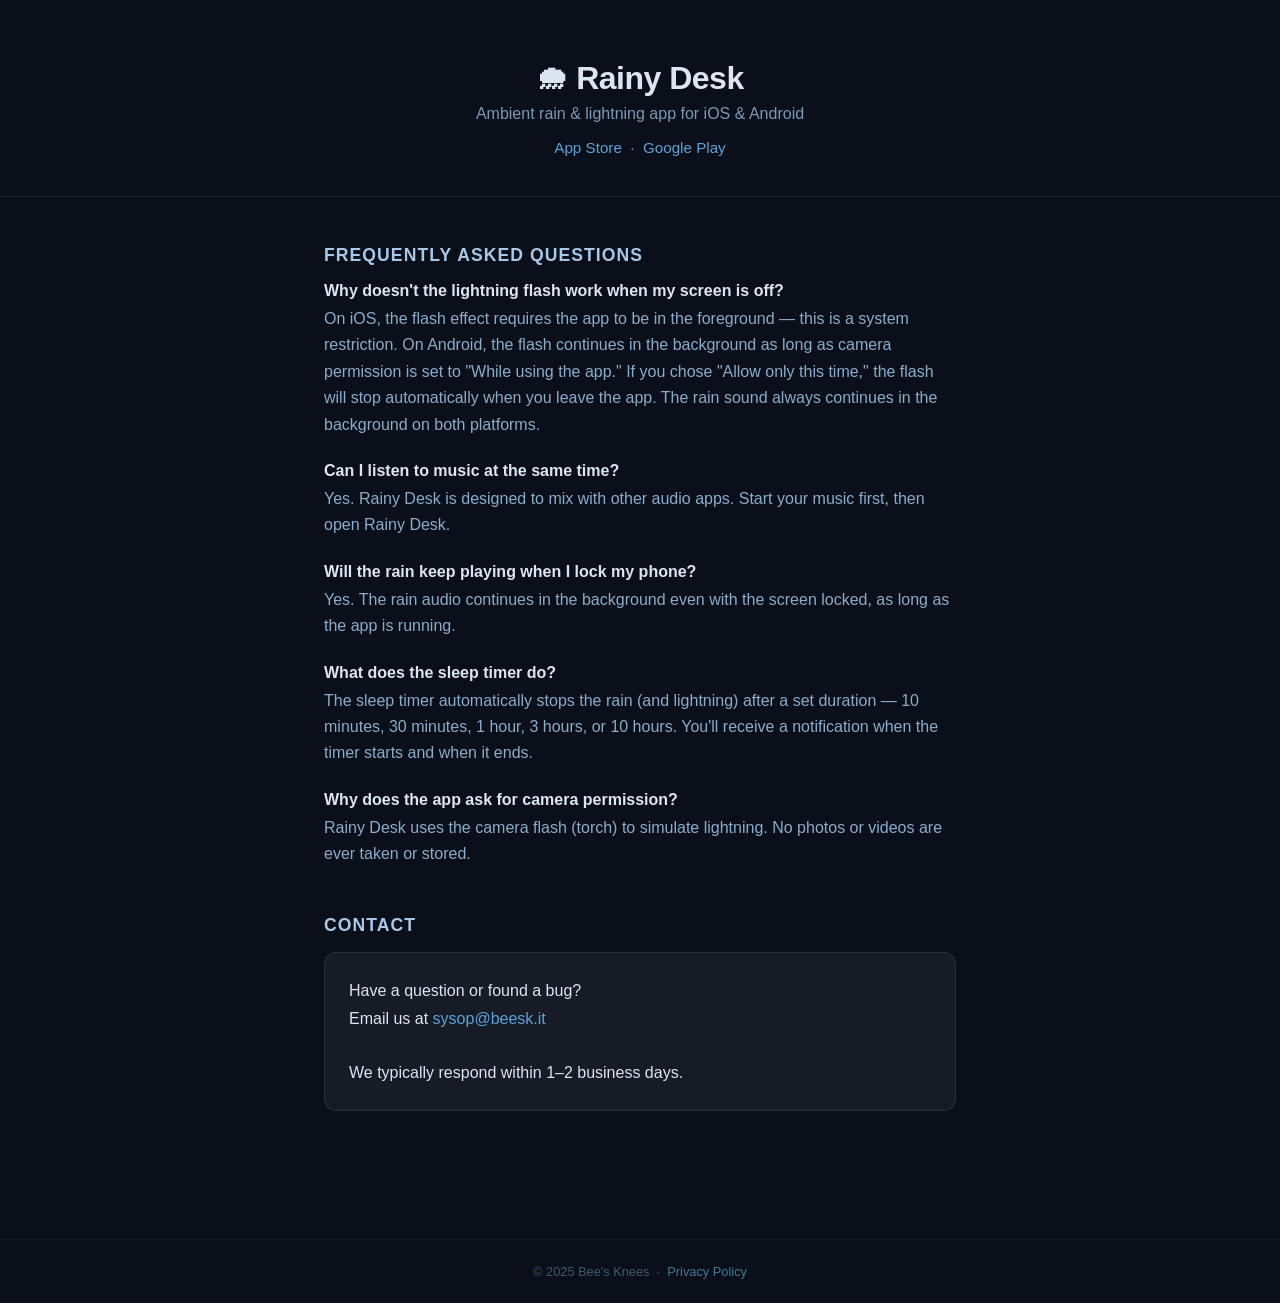
<file: rainydesk/index.html>
<!DOCTYPE html>
<html lang="en">
<head>
  <meta charset="UTF-8" />
  <meta name="viewport" content="width=device-width, initial-scale=1.0" />
  <title>Rainy Desk – Support</title>
  <meta name="description" content="Support for Rainy Desk, the ambient rain sound app for iOS and Android: FAQ, contact and app information. Realistic rain, thunder and lightning to help you relax, focus and sleep." />
  <meta name="theme-color" content="#0a0f1a" />
  <link rel="canonical" href="https://apps.beesk.it/rainydesk/" />
  <meta property="og:type" content="website" />
  <meta property="og:site_name" content="Bee's Knees" />
  <meta property="og:title" content="Rainy Desk – Support" />
  <meta property="og:description" content="Support for Rainy Desk, the ambient rain sound app for iOS and Android: FAQ, contact and app information. Realistic rain, thunder and lightning to help you relax, focus and sleep." />
  <meta property="og:url" content="https://apps.beesk.it/rainydesk/" />
  <meta property="og:image" content="https://apps.beesk.it/rainydesk/img/og.png" />
<meta property="og:image:width" content="1200" />
<meta property="og:image:height" content="630" />
  <meta name="twitter:card" content="summary_large_image" />
  <link rel="icon" type="image/png" href="img/icon.png" />
  <link rel="apple-touch-icon" href="img/icon.png" />
  <style>
    * { box-sizing: border-box; margin: 0; padding: 0; }
    body {
      font-family: -apple-system, BlinkMacSystemFont, "Segoe UI", sans-serif;
      background: #0a0f1a;
      color: #dce6f0;
      min-height: 100vh;
    }
    header {
      padding: 60px 24px 40px;
      text-align: center;
      border-bottom: 1px solid rgba(255,255,255,0.08);
    }
    header h1 { font-size: 2rem; font-weight: 700; letter-spacing: -0.5px; }
    header p  { margin-top: 8px; color: #7a9ab8; font-size: 1rem; }
    header .store-links { margin-top: 16px; font-size: 0.95rem; }
    header .store-links a { color: #5ba3d9; text-decoration: none; }
    header .store-links a:hover { text-decoration: underline; }
    main {
      max-width: 680px;
      margin: 0 auto;
      padding: 48px 24px 80px;
    }
    section { margin-bottom: 48px; }
    h2 {
      font-size: 1.1rem;
      font-weight: 600;
      color: #a8c8e8;
      text-transform: uppercase;
      letter-spacing: 0.06em;
      margin-bottom: 16px;
    }
    .faq-item { margin-bottom: 24px; }
    .faq-item dt {
      font-weight: 600;
      color: #dce6f0;
      margin-bottom: 6px;
    }
    .faq-item dd { color: #8aadcc; line-height: 1.65; }
    .contact-box {
      background: rgba(255,255,255,0.05);
      border: 1px solid rgba(255,255,255,0.08);
      border-radius: 12px;
      padding: 24px;
      line-height: 1.7;
    }
    .contact-box a {
      color: #5ba3d9;
      text-decoration: none;
    }
    .contact-box a:hover { text-decoration: underline; }
    footer {
      text-align: center;
      padding: 24px;
      color: #3d5a72;
      font-size: 0.8rem;
      border-top: 1px solid rgba(255,255,255,0.05);
    }
    footer a { color: #3d7a9a; text-decoration: none; }
  </style>
<script type="application/ld+json">{"@context": "https://schema.org", "@type": "MobileApplication", "name": "Rainy Desk", "description": "Rainy day vibes, anytime. Realistic rain, thunder and lightning to help you relax, focus and drift off.", "url": "https://apps.beesk.it/rainydesk/", "image": "https://apps.beesk.it/rainydesk/img/icon.png", "operatingSystem": "iOS, Android", "applicationCategory": "HealthApplication", "installUrl": ["https://apps.apple.com/app/id6761187591", "https://play.google.com/store/apps/details?id=it.beesk.rainydesk"], "publisher": {"@type": "Organization", "name": "Bee's Knees", "alternateName": "꿀벌무릎", "url": "https://apps.beesk.it/"}}</script>
</head>
<body>
  <header>
    <h1>🌧 Rainy Desk</h1>
    <p>Ambient rain &amp; lightning app for iOS &amp; Android</p>
    <p class="store-links">
      <a href="https://apps.apple.com/us/app/rainy-desk/id6761187591">App Store</a>
      &nbsp;·&nbsp;
      <a href="https://play.google.com/store/apps/details?id=it.beesk.rainydesk">Google Play</a>
    </p>
  </header>

  <main>
    <section>
      <h2>Frequently Asked Questions</h2>
      <dl>
        <div class="faq-item">
          <dt>Why doesn't the lightning flash work when my screen is off?</dt>
          <dd>On iOS, the flash effect requires the app to be in the foreground — this is a system restriction. On Android, the flash continues in the background as long as camera permission is set to "While using the app." If you chose "Allow only this time," the flash will stop automatically when you leave the app. The rain sound always continues in the background on both platforms.</dd>
        </div>
        <div class="faq-item">
          <dt>Can I listen to music at the same time?</dt>
          <dd>Yes. Rainy Desk is designed to mix with other audio apps. Start your music first, then open Rainy Desk.</dd>
        </div>
        <div class="faq-item">
          <dt>Will the rain keep playing when I lock my phone?</dt>
          <dd>Yes. The rain audio continues in the background even with the screen locked, as long as the app is running.</dd>
        </div>
        <div class="faq-item">
          <dt>What does the sleep timer do?</dt>
          <dd>The sleep timer automatically stops the rain (and lightning) after a set duration — 10 minutes, 30 minutes, 1 hour, 3 hours, or 10 hours. You'll receive a notification when the timer starts and when it ends.</dd>
        </div>
        <div class="faq-item">
          <dt>Why does the app ask for camera permission?</dt>
          <dd>Rainy Desk uses the camera flash (torch) to simulate lightning. No photos or videos are ever taken or stored.</dd>
        </div>
      </dl>
    </section>

    <section>
      <h2>Contact</h2>
      <div class="contact-box">
        Have a question or found a bug?<br />
        Email us at <a href="mailto:sysop@beesk.it">sysop@beesk.it</a><br /><br />
        We typically respond within 1–2 business days.
      </div>
    </section>
  </main>

  <footer>
    &copy; 2025 Bee's Knees &nbsp;·&nbsp; <a href="privacy.html">Privacy Policy</a>
  </footer>
</body>
</html>
</file>
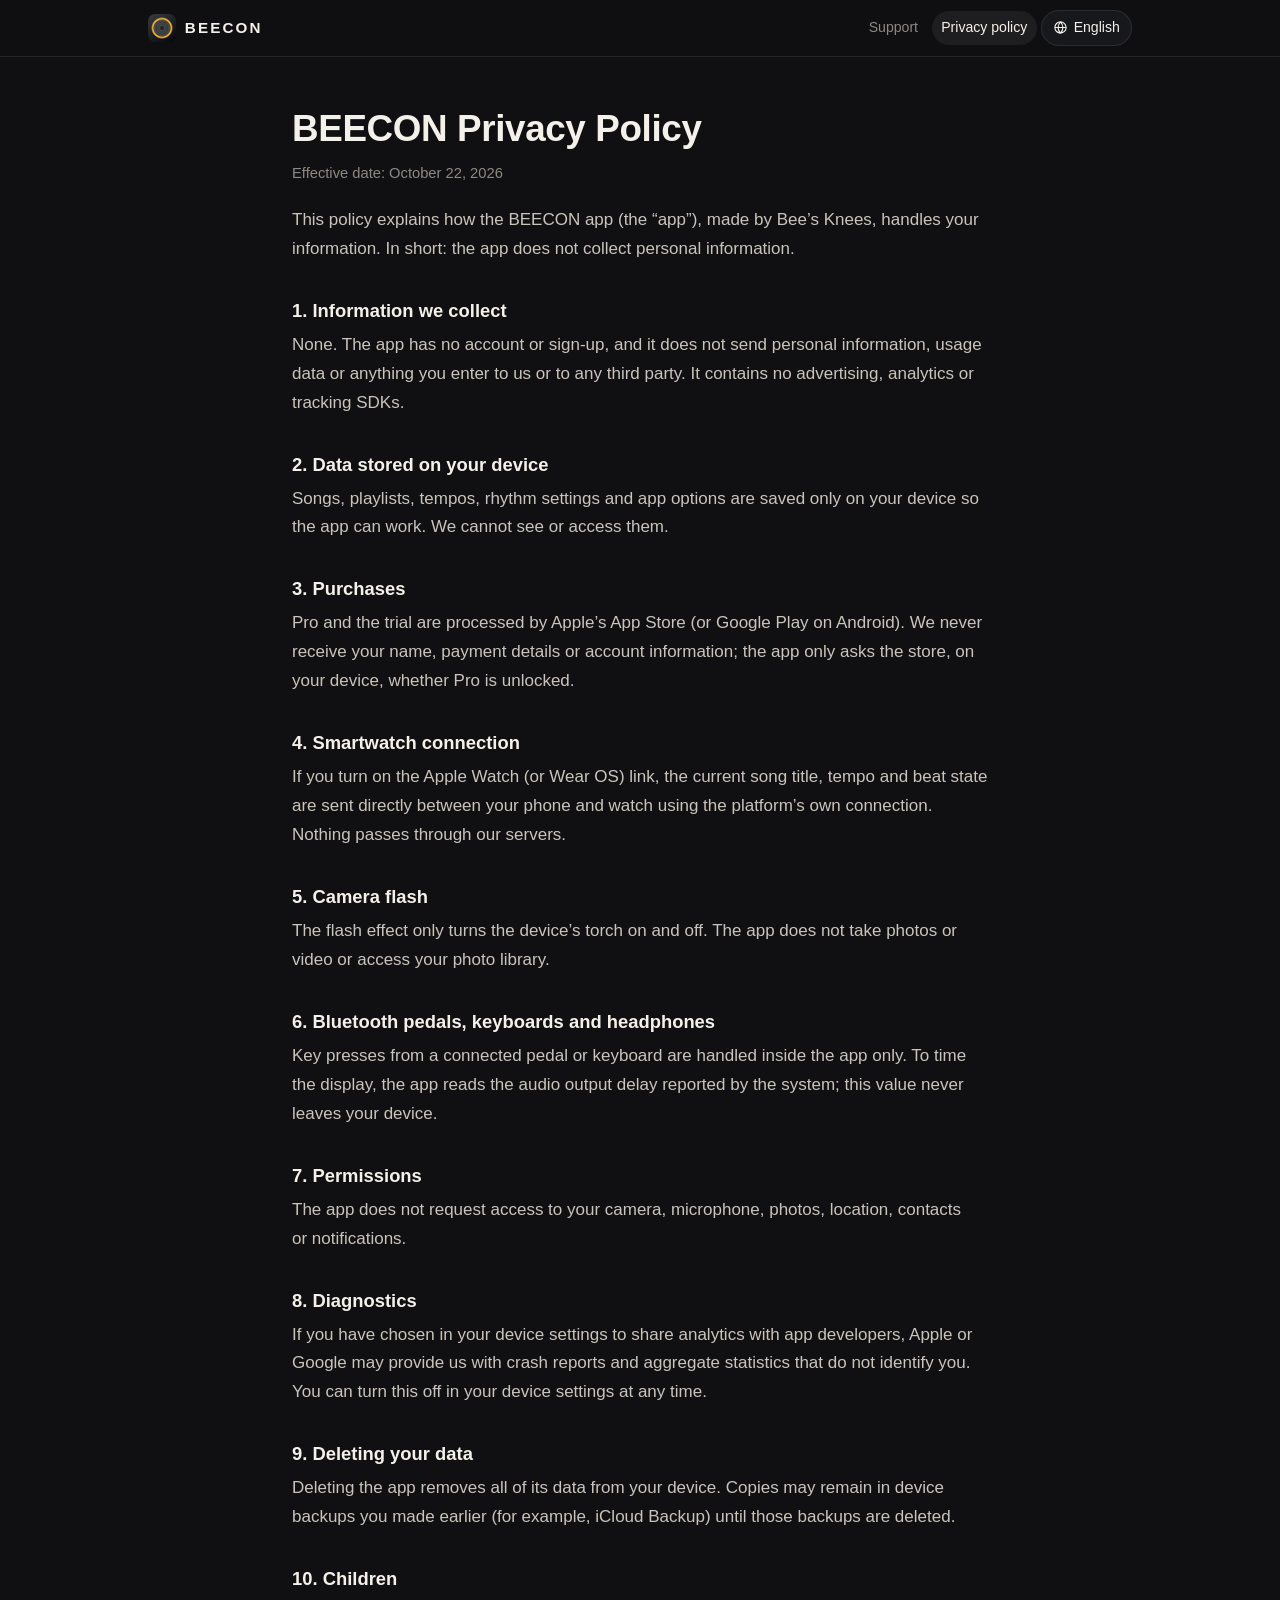
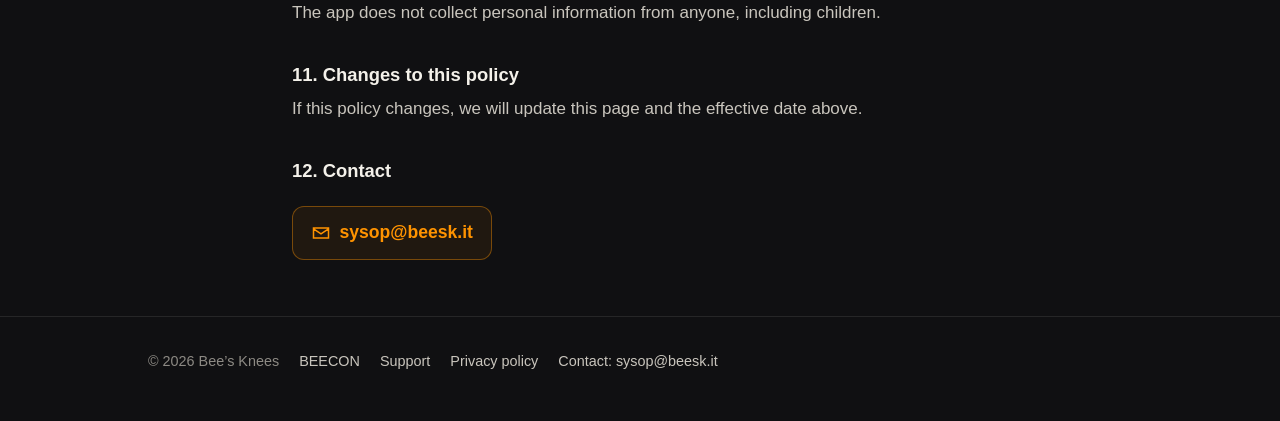
<file: beecon/privacy-policy.html>
<!DOCTYPE html>
<html lang="en" data-lang="en" data-titles='{&quot;ko&quot;: &quot;BEECON 개인정보처리방침&quot;, &quot;en&quot;: &quot;BEECON Privacy Policy&quot;, &quot;ja&quot;: &quot;BEECON プライバシーポリシー&quot;, &quot;zh&quot;: &quot;BEECON 隐私政策&quot;, &quot;es&quot;: &quot;Política de privacidad de BEECON&quot;, &quot;pt&quot;: &quot;Política de privacidade do BEECON&quot;}'>
<head>
<meta charset="utf-8">
<meta name="viewport" content="width=device-width, initial-scale=1">
<title>BEECON Privacy Policy</title>
<meta name="description" content="This policy explains how the BEECON app (the “app”), made by Bee’s Knees, handles your information. In short: the app does not collect personal information.">
<meta name="theme-color" content="#101012">
<meta property="og:type" content="website">
<meta property="og:title" content="BEECON Privacy Policy">
<meta property="og:description" content="This policy explains how the BEECON app (the “app”), made by Bee’s Knees, handles your information. In short: the app does not collect personal information.">
<meta property="og:image" content="https://apps.beesk.it/beecon/img/og.png">
<meta property="og:image:width" content="1200">
<meta property="og:image:height" content="630">
<meta property="og:url" content="https://apps.beesk.it/beecon/privacy-policy.html">
<meta name="twitter:card" content="summary_large_image">
<link rel="canonical" href="https://apps.beesk.it/beecon/privacy-policy.html">
<link rel="icon" type="image/png" sizes="64x64" href="img/icon-64.png">
<link rel="apple-touch-icon" href="img/icon-180.png">
<link rel="stylesheet" href="style.css">
<style>html[data-lang="ko"] .i18n:not([data-l="ko"]),
html[data-lang="en"] .i18n:not([data-l="en"]),
html[data-lang="ja"] .i18n:not([data-l="ja"]),
html[data-lang="zh"] .i18n:not([data-l="zh"]),
html[data-lang="es"] .i18n:not([data-l="es"]),
html[data-lang="pt"] .i18n:not([data-l="pt"]) { display: none; }</style>
</head>
<body>
<header class="top"><div class="wrap">
  <a class="brand" data-page="./" href="./"><img src="img/icon-64.png" alt="" width="28" height="28">BEECON</a>
  <nav class="topnav"><a class="opt" data-page="support.html" href="support.html"><span class="i18n" data-l="ko" lang="ko">지원</span><span class="i18n" data-l="en" lang="en">Support</span><span class="i18n" data-l="ja" lang="ja">サポート</span><span class="i18n" data-l="zh" lang="zh-Hans">支持</span><span class="i18n" data-l="es" lang="es">Soporte</span><span class="i18n" data-l="pt" lang="pt-BR">Suporte</span></a><a class="opt" data-page="privacy-policy.html" href="privacy-policy.html" aria-current="page"><span class="i18n" data-l="ko" lang="ko">개인정보처리방침</span><span class="i18n" data-l="en" lang="en">Privacy policy</span><span class="i18n" data-l="ja" lang="ja">プライバシーポリシー</span><span class="i18n" data-l="zh" lang="zh-Hans">隐私政策</span><span class="i18n" data-l="es" lang="es">Privacidad</span><span class="i18n" data-l="pt" lang="pt-BR">Privacidade</span></a>
    <details class="lang"><summary><svg viewBox="0 0 24 24" aria-hidden="true"><path fill="none" stroke="currentColor" stroke-width="1.8" d="M12 3a9 9 0 1 0 0 18 9 9 0 0 0 0-18Zm-9 9h18M12 3c2.5 2.7 3.8 5.7 3.8 9s-1.3 6.3-3.8 9c-2.5-2.7-3.8-5.7-3.8-9S9.5 5.7 12 3Z"/></svg><span class="i18n" data-l="ko" lang="ko">한국어</span><span class="i18n" data-l="en" lang="en">English</span><span class="i18n" data-l="ja" lang="ja">日本語</span><span class="i18n" data-l="zh" lang="zh-Hans">简体中文</span><span class="i18n" data-l="es" lang="es">Español</span><span class="i18n" data-l="pt" lang="pt-BR">Português</span></summary><div class="menu"><a href="?lang=ko" data-set="ko" hreflang="ko" lang="ko">한국어</a><a href="?lang=en" data-set="en" hreflang="en" lang="en">English</a><a href="?lang=ja" data-set="ja" hreflang="ja" lang="ja">日本語</a><a href="?lang=zh" data-set="zh" hreflang="zh-Hans" lang="zh-Hans">简体中文</a><a href="?lang=es" data-set="es" hreflang="es" lang="es">Español</a><a href="?lang=pt" data-set="pt" hreflang="pt-BR" lang="pt-BR">Português</a></div></details>
  </nav>
</div></header>
<main class="i18n" data-l="ko" lang="ko"><div class="wrap narrow doc">
  <h1>BEECON 개인정보처리방침</h1>
  <p class="meta">시행일: 2026년 10월 22일</p>
  <p style="margin-top:1.25rem">이 방침은 Bee&#x27;s Knees가 만든 BEECON 앱(이하 “앱”)이 이용자 정보를 어떻게 다루는지 설명합니다. 요약하면, 앱은 개인정보를 수집하지 않습니다.</p>
  <h2>1. 수집하는 정보</h2><p>없습니다. 앱에는 계정·가입이 없고, 개인정보·이용 기록·입력한 내용을 개발자나 제3자에게 전송하지 않습니다. 광고·분석·추적 SDK도 포함하지 않습니다.</p><h2>2. 기기에 저장되는 정보</h2><p>곡·플레이리스트·템포·리듬 설정·앱 옵션은 앱이 동작하도록 이용자의 기기에만 저장됩니다. 개발자는 이 데이터를 볼 수 없습니다.</p><h2>3. 구매</h2><p>Pro와 체험은 Apple App Store(Android에서는 Google Play)가 처리합니다. 개발자는 이름·결제 정보·계정 정보를 받지 않으며, 앱은 기기에서 스토어를 통해 Pro 사용 가능 여부만 확인합니다.</p><h2>4. 스마트워치 연동</h2><p>Apple Watch(또는 Wear OS) 연동을 켜면 현재 곡 제목·템포·박자 상태가 휴대전화와 워치 사이에서 플랫폼의 연결 기능으로 직접 전달됩니다. 개발자의 서버를 거치지 않습니다.</p><h2>5. 카메라 플래시</h2><p>플래시 효과는 기기의 손전등을 켜고 끄기만 합니다. 사진·영상을 촬영하거나 사진 보관함에 접근하지 않습니다.</p><h2>6. Bluetooth 페달·키보드·이어폰</h2><p>연결된 페달·키보드의 키 입력은 앱 안에서만 처리됩니다. 화면 박자 시점을 맞추기 위해 시스템이 알려 주는 오디오 출력 지연 값을 읽으며, 이 값은 기기 밖으로 나가지 않습니다.</p><h2>7. 권한</h2><p>앱은 카메라 촬영·마이크·사진·위치·연락처·알림 권한을 요청하지 않습니다.</p><h2>8. 진단 정보</h2><p>이용자가 기기 설정에서 앱 개발자와 분석 정보 공유에 동의한 경우, Apple 또는 Google이 개인을 식별할 수 없는 충돌 보고서와 통계를 개발자에게 제공할 수 있습니다. 기기 설정에서 언제든 끌 수 있습니다.</p><h2>9. 데이터 삭제</h2><p>앱을 삭제하면 기기의 모든 앱 데이터가 지워집니다. 이전에 만든 기기 백업(예: iCloud 백업)에는 그 백업을 지울 때까지 사본이 남을 수 있습니다.</p><h2>10. 아동</h2><p>앱은 아동을 포함한 누구의 개인정보도 수집하지 않습니다.</p><h2>11. 방침 변경</h2><p>방침이 바뀌면 이 페이지와 위의 시행일을 갱신합니다.</p><h2>12. 문의</h2><p><a class="mail" href="mailto:sysop@beesk.it?subject=BEECON"><svg viewBox="0 0 24 24" aria-hidden="true"><path fill="none" stroke="currentColor" stroke-width="1.8" d="M3 6h18v12H3zM3 7l9 6 9-6"/></svg>sysop@beesk.it</a></p>
</div></main><main class="i18n" data-l="en" lang="en"><div class="wrap narrow doc">
  <h1>BEECON Privacy Policy</h1>
  <p class="meta">Effective date: October 22, 2026</p>
  <p style="margin-top:1.25rem">This policy explains how the BEECON app (the “app”), made by Bee’s Knees, handles your information. In short: the app does not collect personal information.</p>
  <h2>1. Information we collect</h2><p>None. The app has no account or sign-up, and it does not send personal information, usage data or anything you enter to us or to any third party. It contains no advertising, analytics or tracking SDKs.</p><h2>2. Data stored on your device</h2><p>Songs, playlists, tempos, rhythm settings and app options are saved only on your device so the app can work. We cannot see or access them.</p><h2>3. Purchases</h2><p>Pro and the trial are processed by Apple’s App Store (or Google Play on Android). We never receive your name, payment details or account information; the app only asks the store, on your device, whether Pro is unlocked.</p><h2>4. Smartwatch connection</h2><p>If you turn on the Apple Watch (or Wear OS) link, the current song title, tempo and beat state are sent directly between your phone and watch using the platform’s own connection. Nothing passes through our servers.</p><h2>5. Camera flash</h2><p>The flash effect only turns the device’s torch on and off. The app does not take photos or video or access your photo library.</p><h2>6. Bluetooth pedals, keyboards and headphones</h2><p>Key presses from a connected pedal or keyboard are handled inside the app only. To time the display, the app reads the audio output delay reported by the system; this value never leaves your device.</p><h2>7. Permissions</h2><p>The app does not request access to your camera, microphone, photos, location, contacts or notifications.</p><h2>8. Diagnostics</h2><p>If you have chosen in your device settings to share analytics with app developers, Apple or Google may provide us with crash reports and aggregate statistics that do not identify you. You can turn this off in your device settings at any time.</p><h2>9. Deleting your data</h2><p>Deleting the app removes all of its data from your device. Copies may remain in device backups you made earlier (for example, iCloud Backup) until those backups are deleted.</p><h2>10. Children</h2><p>The app does not collect personal information from anyone, including children.</p><h2>11. Changes to this policy</h2><p>If this policy changes, we will update this page and the effective date above.</p><h2>12. Contact</h2><p><a class="mail" href="mailto:sysop@beesk.it?subject=BEECON"><svg viewBox="0 0 24 24" aria-hidden="true"><path fill="none" stroke="currentColor" stroke-width="1.8" d="M3 6h18v12H3zM3 7l9 6 9-6"/></svg>sysop@beesk.it</a></p>
</div></main><main class="i18n" data-l="ja" lang="ja"><div class="wrap narrow doc">
  <h1>BEECON プライバシーポリシー</h1>
  <p class="meta">施行日: 2026年10月22日</p>
  <p style="margin-top:1.25rem">本ポリシーは、Bee’s Knees が提供する BEECON アプリ（以下「本アプリ」）が利用者の情報をどのように扱うかを説明します。要約すると、本アプリは個人情報を収集しません。</p>
  <h2>1. 収集する情報</h2><p>ありません。本アプリにはアカウント・登録がなく、個人情報・利用履歴・入力内容を開発者や第三者に送信しません。広告・分析・追跡のSDKも含みません。</p><h2>2. 端末に保存される情報</h2><p>曲・プレイリスト・テンポ・リズム設定・アプリのオプションは、本アプリの動作のために利用者の端末にのみ保存されます。開発者はこれらを見ることができません。</p><h2>3. 購入</h2><p>Proと体験は Apple の App Store（Android では Google Play）が処理します。開発者は氏名・決済情報・アカウント情報を受け取りません。本アプリは端末上でストアを通じてProの利用可否のみを確認します。</p><h2>4. スマートウォッチ連携</h2><p>Apple Watch（または Wear OS）連携をオンにすると、現在の曲名・テンポ・拍の状態が、プラットフォームの接続機能によりスマートフォンとウォッチの間で直接送られます。開発者のサーバーは経由しません。</p><h2>5. カメラのフラッシュ</h2><p>フラッシュ効果は端末のライトをオン・オフするだけです。写真や動画の撮影、写真ライブラリへのアクセスは行いません。</p><h2>6. Bluetoothペダル・キーボード・イヤホン</h2><p>接続したペダル・キーボードのキー入力はアプリ内でのみ処理されます。表示タイミングを合わせるためにシステムが報告する音声出力の遅延値を読み取りますが、この値が端末の外に出ることはありません。</p><h2>7. 権限</h2><p>本アプリはカメラ撮影・マイク・写真・位置情報・連絡先・通知へのアクセスを求めません。</p><h2>8. 診断情報</h2><p>利用者が端末の設定で App デベロッパとの解析データの共有に同意している場合、Apple または Google が個人を特定できないクラッシュレポートや統計を開発者に提供することがあります。端末の設定でいつでもオフにできます。</p><h2>9. データの削除</h2><p>本アプリを削除すると、端末上のすべてのアプリデータが削除されます。以前に作成した端末のバックアップ（iCloud バックアップなど）には、そのバックアップを削除するまで写しが残る場合があります。</p><h2>10. 子どもについて</h2><p>本アプリは、子どもを含むいかなる方の個人情報も収集しません。</p><h2>11. 本ポリシーの変更</h2><p>本ポリシーを変更する場合は、このページと上記の施行日を更新します。</p><h2>12. お問い合わせ</h2><p><a class="mail" href="mailto:sysop@beesk.it?subject=BEECON"><svg viewBox="0 0 24 24" aria-hidden="true"><path fill="none" stroke="currentColor" stroke-width="1.8" d="M3 6h18v12H3zM3 7l9 6 9-6"/></svg>sysop@beesk.it</a></p>
</div></main><main class="i18n" data-l="zh" lang="zh-Hans"><div class="wrap narrow doc">
  <h1>BEECON 隐私政策</h1>
  <p class="meta">生效日期: 2026年10月22日</p>
  <p style="margin-top:1.25rem">本政策说明由 Bee’s Knees 开发的 BEECON 应用（以下简称“本应用”）如何处理你的信息。简而言之：本应用不收集个人信息。</p>
  <h2>1. 我们收集的信息</h2><p>无。本应用没有账户或注册，不会将个人信息、使用数据或你输入的内容发送给开发者或任何第三方，也不包含广告、分析或追踪 SDK。</p><h2>2. 保存在设备上的数据</h2><p>歌曲、歌单、速度、节奏设置和应用选项仅保存在你的设备上，用于应用正常运行。开发者无法查看或访问这些数据。</p><h2>3. 购买</h2><p>Pro 和试用由 Apple App Store（在 Android 上为 Google Play）处理。开发者不会收到你的姓名、付款信息或账户信息；本应用只在设备上通过商店确认 Pro 是否已解锁。</p><h2>4. 智能手表连接</h2><p>开启 Apple Watch（或 Wear OS）联动后，当前歌曲标题、速度和节拍状态会通过平台自身的连接功能在手机与手表之间直接传输，不经过开发者的服务器。</p><h2>5. 相机闪光灯</h2><p>闪光效果只会打开和关闭设备的手电筒。本应用不会拍摄照片或视频，也不会访问你的照片图库。</p><h2>6. Bluetooth 踏板、键盘和耳机</h2><p>已连接踏板或键盘的按键输入仅在应用内处理。为了调整显示时机，本应用会读取系统报告的音频输出延迟值，该值不会离开你的设备。</p><h2>7. 权限</h2><p>本应用不会请求相机拍摄、麦克风、照片、位置、通讯录或通知权限。</p><h2>8. 诊断信息</h2><p>如果你在设备设置中选择与应用开发者共享分析数据，Apple 或 Google 可能会向开发者提供无法识别你身份的崩溃报告和汇总统计。你可以随时在设备设置中关闭此选项。</p><h2>9. 删除数据</h2><p>删除本应用会移除设备上的全部应用数据。你之前创建的设备备份（例如 iCloud 云备份）中可能仍保留副本，直到这些备份被删除。</p><h2>10. 儿童</h2><p>本应用不会收集任何人（包括儿童）的个人信息。</p><h2>11. 政策变更</h2><p>如本政策发生变更，我们会更新本页面及上方的生效日期。</p><h2>12. 联系我们</h2><p><a class="mail" href="mailto:sysop@beesk.it?subject=BEECON"><svg viewBox="0 0 24 24" aria-hidden="true"><path fill="none" stroke="currentColor" stroke-width="1.8" d="M3 6h18v12H3zM3 7l9 6 9-6"/></svg>sysop@beesk.it</a></p>
</div></main><main class="i18n" data-l="es" lang="es"><div class="wrap narrow doc">
  <h1>Política de privacidad de BEECON</h1>
  <p class="meta">Fecha de entrada en vigor: 22 de octubre de 2026</p>
  <p style="margin-top:1.25rem">Esta política explica cómo la app BEECON (la «app»), creada por Bee’s Knees, trata tu información. En resumen: la app no recopila datos personales.</p>
  <h2>1. Información que recopilamos</h2><p>Ninguna. La app no tiene cuenta ni registro y no envía datos personales, datos de uso ni nada de lo que introduces a nosotros ni a terceros. No incluye SDK de publicidad, análisis ni rastreo.</p><h2>2. Datos guardados en tu dispositivo</h2><p>Las canciones, listas, tempos, ajustes rítmicos y opciones se guardan solo en tu dispositivo para que la app funcione. No podemos verlos ni acceder a ellos.</p><h2>3. Compras</h2><p>Pro y la prueba los gestiona el App Store de Apple (o Google Play en Android). Nunca recibimos tu nombre, datos de pago ni datos de tu cuenta; la app solo consulta a la tienda, desde tu dispositivo, si Pro está desbloqueado.</p><h2>4. Conexión con el reloj</h2><p>Si activas la conexión con Apple Watch (o Wear OS), el título de la canción, el tempo y el estado del pulso se envían directamente entre el teléfono y el reloj mediante la conexión propia de la plataforma. Nada pasa por nuestros servidores.</p><h2>5. Flash de la cámara</h2><p>El efecto de flash solo enciende y apaga la linterna del dispositivo. La app no toma fotos ni vídeos ni accede a tu fototeca.</p><h2>6. Pedales, teclados y auriculares Bluetooth</h2><p>Las pulsaciones de un pedal o teclado conectado se procesan solo dentro de la app. Para sincronizar la pantalla, la app lee la latencia de salida de audio que indica el sistema; ese valor nunca sale de tu dispositivo.</p><h2>7. Permisos</h2><p>La app no solicita acceso a la cámara, el micrófono, las fotos, la ubicación, los contactos ni las notificaciones.</p><h2>8. Diagnóstico</h2><p>Si en los ajustes de tu dispositivo has elegido compartir datos de análisis con los desarrolladores, Apple o Google pueden facilitarnos informes de fallos y estadísticas agregadas que no te identifican. Puedes desactivarlo en cualquier momento en los ajustes.</p><h2>9. Eliminar tus datos</h2><p>Al eliminar la app se borran todos sus datos del dispositivo. Pueden quedar copias en copias de seguridad anteriores (por ejemplo, en iCloud) hasta que las elimines.</p><h2>10. Menores</h2><p>La app no recopila datos personales de nadie, incluidos los menores.</p><h2>11. Cambios en esta política</h2><p>Si esta política cambia, actualizaremos esta página y la fecha de entrada en vigor.</p><h2>12. Contacto</h2><p><a class="mail" href="mailto:sysop@beesk.it?subject=BEECON"><svg viewBox="0 0 24 24" aria-hidden="true"><path fill="none" stroke="currentColor" stroke-width="1.8" d="M3 6h18v12H3zM3 7l9 6 9-6"/></svg>sysop@beesk.it</a></p>
</div></main><main class="i18n" data-l="pt" lang="pt-BR"><div class="wrap narrow doc">
  <h1>Política de privacidade do BEECON</h1>
  <p class="meta">Data de vigência: 22 de outubro de 2026</p>
  <p style="margin-top:1.25rem">Esta política explica como o app BEECON (o “app”), criado pela Bee’s Knees, trata suas informações. Em resumo: o app não coleta dados pessoais.</p>
  <h2>1. Informações que coletamos</h2><p>Nenhuma. O app não tem conta nem cadastro e não envia dados pessoais, dados de uso ou qualquer coisa que você digite para nós ou para terceiros. Ele não contém SDKs de publicidade, análise ou rastreamento.</p><h2>2. Dados guardados no seu dispositivo</h2><p>Músicas, playlists, tempos, ajustes rítmicos e opções ficam salvos apenas no seu dispositivo para o app funcionar. Não podemos vê-los nem acessá-los.</p><h2>3. Compras</h2><p>O Pro e o teste são processados pela App Store da Apple (ou pelo Google Play no Android). Nunca recebemos seu nome, dados de pagamento ou de conta; o app apenas consulta a loja, no seu dispositivo, se o Pro está liberado.</p><h2>4. Conexão com o relógio</h2><p>Se você ativar a conexão com o Apple Watch (ou Wear OS), o título da música, o tempo e o estado da batida são enviados diretamente entre o celular e o relógio pela conexão da própria plataforma. Nada passa pelos nossos servidores.</p><h2>5. Flash da câmera</h2><p>O efeito de flash apenas liga e desliga a lanterna do aparelho. O app não tira fotos nem grava vídeos e não acessa sua fototeca.</p><h2>6. Pedais, teclados e fones Bluetooth</h2><p>Os toques de um pedal ou teclado conectado são processados apenas dentro do app. Para ajustar a tela, o app lê o atraso de saída de áudio informado pelo sistema; esse valor nunca sai do seu aparelho.</p><h2>7. Permissões</h2><p>O app não pede acesso à câmera, ao microfone, às fotos, à localização, aos contatos nem às notificações.</p><h2>8. Diagnóstico</h2><p>Se você escolheu, nos ajustes do aparelho, compartilhar dados de análise com desenvolvedores, a Apple ou o Google podem nos fornecer relatórios de falhas e estatísticas agregadas que não identificam você. Você pode desativar isso a qualquer momento nos ajustes.</p><h2>9. Apagar seus dados</h2><p>Apagar o app remove todos os dados dele do aparelho. Cópias podem continuar em backups feitos antes (por exemplo, no iCloud) até que esses backups sejam apagados.</p><h2>10. Crianças</h2><p>O app não coleta dados pessoais de ninguém, incluindo crianças.</p><h2>11. Mudanças nesta política</h2><p>Se esta política mudar, atualizaremos esta página e a data de vigência acima.</p><h2>12. Contato</h2><p><a class="mail" href="mailto:sysop@beesk.it?subject=BEECON"><svg viewBox="0 0 24 24" aria-hidden="true"><path fill="none" stroke="currentColor" stroke-width="1.8" d="M3 6h18v12H3zM3 7l9 6 9-6"/></svg>sysop@beesk.it</a></p>
</div></main><footer><div class="wrap"><span class="i18n row" data-l="ko" lang="ko"><span>© 2026 Bee’s Knees</span><a data-page="./" href="./">BEECON</a><a data-page="support.html" href="support.html">지원</a><a data-page="privacy-policy.html" href="privacy-policy.html">개인정보처리방침</a><a href="mailto:sysop@beesk.it">문의: sysop@beesk.it</a></span><span class="i18n row" data-l="en" lang="en"><span>© 2026 Bee’s Knees</span><a data-page="./" href="./">BEECON</a><a data-page="support.html" href="support.html">Support</a><a data-page="privacy-policy.html" href="privacy-policy.html">Privacy policy</a><a href="mailto:sysop@beesk.it">Contact: sysop@beesk.it</a></span><span class="i18n row" data-l="ja" lang="ja"><span>© 2026 Bee’s Knees</span><a data-page="./" href="./">BEECON</a><a data-page="support.html" href="support.html">サポート</a><a data-page="privacy-policy.html" href="privacy-policy.html">プライバシーポリシー</a><a href="mailto:sysop@beesk.it">お問い合わせ: sysop@beesk.it</a></span><span class="i18n row" data-l="zh" lang="zh-Hans"><span>© 2026 Bee’s Knees</span><a data-page="./" href="./">BEECON</a><a data-page="support.html" href="support.html">支持</a><a data-page="privacy-policy.html" href="privacy-policy.html">隐私政策</a><a href="mailto:sysop@beesk.it">联系我们: sysop@beesk.it</a></span><span class="i18n row" data-l="es" lang="es"><span>© 2026 Bee’s Knees</span><a data-page="./" href="./">BEECON</a><a data-page="support.html" href="support.html">Soporte</a><a data-page="privacy-policy.html" href="privacy-policy.html">Privacidad</a><a href="mailto:sysop@beesk.it">Contacto: sysop@beesk.it</a></span><span class="i18n row" data-l="pt" lang="pt-BR"><span>© 2026 Bee’s Knees</span><a data-page="./" href="./">BEECON</a><a data-page="support.html" href="support.html">Suporte</a><a data-page="privacy-policy.html" href="privacy-policy.html">Privacidade</a><a href="mailto:sysop@beesk.it">Contato: sysop@beesk.it</a></span></div></footer>
<script src="site.js"></script>
</body>
</html>
</file>
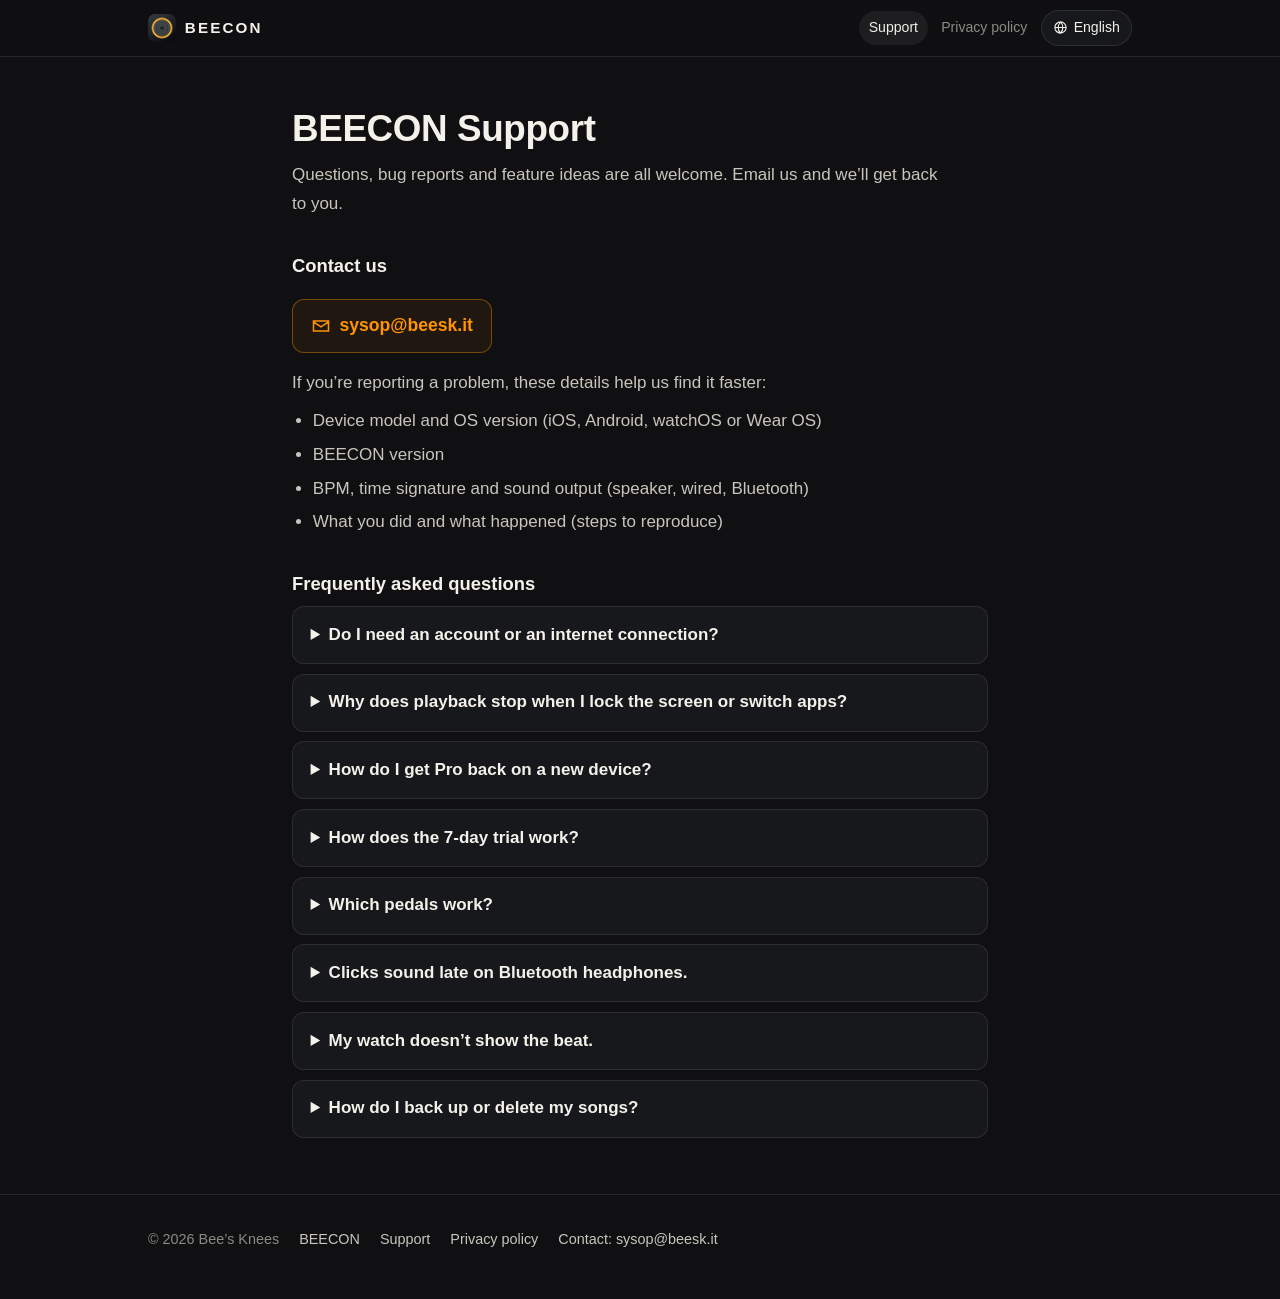
<file: beecon/support.html>
<!DOCTYPE html>
<html lang="en" data-lang="en" data-titles='{&quot;ko&quot;: &quot;BEECON 지원&quot;, &quot;en&quot;: &quot;BEECON Support&quot;, &quot;ja&quot;: &quot;BEECON サポート&quot;, &quot;zh&quot;: &quot;BEECON 支持&quot;, &quot;es&quot;: &quot;Soporte de BEECON&quot;, &quot;pt&quot;: &quot;Suporte do BEECON&quot;}'>
<head>
<meta charset="utf-8">
<meta name="viewport" content="width=device-width, initial-scale=1">
<title>BEECON Support</title>
<meta name="description" content="Questions, bug reports and feature ideas are all welcome. Email us and we’ll get back to you.">
<meta name="theme-color" content="#101012">
<meta property="og:type" content="website">
<meta property="og:title" content="BEECON Support">
<meta property="og:description" content="Questions, bug reports and feature ideas are all welcome. Email us and we’ll get back to you.">
<meta property="og:image" content="https://apps.beesk.it/beecon/img/og.png">
<meta property="og:image:width" content="1200">
<meta property="og:image:height" content="630">
<meta property="og:url" content="https://apps.beesk.it/beecon/support.html">
<meta name="twitter:card" content="summary_large_image">
<link rel="canonical" href="https://apps.beesk.it/beecon/support.html">
<link rel="icon" type="image/png" sizes="64x64" href="img/icon-64.png">
<link rel="apple-touch-icon" href="img/icon-180.png">
<link rel="stylesheet" href="style.css">
<style>html[data-lang="ko"] .i18n:not([data-l="ko"]),
html[data-lang="en"] .i18n:not([data-l="en"]),
html[data-lang="ja"] .i18n:not([data-l="ja"]),
html[data-lang="zh"] .i18n:not([data-l="zh"]),
html[data-lang="es"] .i18n:not([data-l="es"]),
html[data-lang="pt"] .i18n:not([data-l="pt"]) { display: none; }</style>
</head>
<body>
<header class="top"><div class="wrap">
  <a class="brand" data-page="./" href="./"><img src="img/icon-64.png" alt="" width="28" height="28">BEECON</a>
  <nav class="topnav"><a class="opt" data-page="support.html" href="support.html" aria-current="page"><span class="i18n" data-l="ko" lang="ko">지원</span><span class="i18n" data-l="en" lang="en">Support</span><span class="i18n" data-l="ja" lang="ja">サポート</span><span class="i18n" data-l="zh" lang="zh-Hans">支持</span><span class="i18n" data-l="es" lang="es">Soporte</span><span class="i18n" data-l="pt" lang="pt-BR">Suporte</span></a><a class="opt" data-page="privacy-policy.html" href="privacy-policy.html"><span class="i18n" data-l="ko" lang="ko">개인정보처리방침</span><span class="i18n" data-l="en" lang="en">Privacy policy</span><span class="i18n" data-l="ja" lang="ja">プライバシーポリシー</span><span class="i18n" data-l="zh" lang="zh-Hans">隐私政策</span><span class="i18n" data-l="es" lang="es">Privacidad</span><span class="i18n" data-l="pt" lang="pt-BR">Privacidade</span></a>
    <details class="lang"><summary><svg viewBox="0 0 24 24" aria-hidden="true"><path fill="none" stroke="currentColor" stroke-width="1.8" d="M12 3a9 9 0 1 0 0 18 9 9 0 0 0 0-18Zm-9 9h18M12 3c2.5 2.7 3.8 5.7 3.8 9s-1.3 6.3-3.8 9c-2.5-2.7-3.8-5.7-3.8-9S9.5 5.7 12 3Z"/></svg><span class="i18n" data-l="ko" lang="ko">한국어</span><span class="i18n" data-l="en" lang="en">English</span><span class="i18n" data-l="ja" lang="ja">日本語</span><span class="i18n" data-l="zh" lang="zh-Hans">简体中文</span><span class="i18n" data-l="es" lang="es">Español</span><span class="i18n" data-l="pt" lang="pt-BR">Português</span></summary><div class="menu"><a href="?lang=ko" data-set="ko" hreflang="ko" lang="ko">한국어</a><a href="?lang=en" data-set="en" hreflang="en" lang="en">English</a><a href="?lang=ja" data-set="ja" hreflang="ja" lang="ja">日本語</a><a href="?lang=zh" data-set="zh" hreflang="zh-Hans" lang="zh-Hans">简体中文</a><a href="?lang=es" data-set="es" hreflang="es" lang="es">Español</a><a href="?lang=pt" data-set="pt" hreflang="pt-BR" lang="pt-BR">Português</a></div></details>
  </nav>
</div></header>
<main class="i18n" data-l="ko" lang="ko"><div class="wrap narrow doc">
  <h1>BEECON 지원</h1>
  <p>질문, 오류 제보, 기능 제안 모두 이메일로 보내 주세요. 확인 후 답장드릴게요.</p>
  <h2>문의하기</h2>
  <a class="mail" href="mailto:sysop@beesk.it?subject=BEECON"><svg viewBox="0 0 24 24" aria-hidden="true"><path fill="none" stroke="currentColor" stroke-width="1.8" d="M3 6h18v12H3zM3 7l9 6 9-6"/></svg>sysop@beesk.it</a>
  <p style="margin-top:1rem">오류를 알려 주실 때 아래 내용이 있으면 빠르게 확인할 수 있어요.</p>
  <ul><li>기기 모델과 OS 버전(iOS·Android·watchOS·Wear OS)</li><li>BEECON 버전</li><li>BPM·박자표, 소리 출력 경로(스피커·유선·Bluetooth)</li><li>무엇을 했고 어떻게 되었는지(재현 순서)</li></ul>
  <h2>자주 묻는 질문</h2>
  <div class="faq"><details><summary>계정이나 인터넷 연결이 필요한가요?</summary><p>아니요. 가입 없이 바로 쓰고, 메트로놈 기능은 오프라인에서 동작합니다. 구매·복원만 App Store / Google Play를 거칩니다.</p></details><details><summary>화면을 잠그거나 다른 앱으로 가면 왜 멈추나요?</summary><p>의도한 동작이에요. 모르는 사이에 계속 울리지 않도록 정지합니다. 재생 중에는 화면이 자동으로 꺼지지 않아요.</p></details><details><summary>새 기기에서 Pro를 다시 받으려면?</summary><p>iPhone·iPad는 같은 Apple 계정, Android는 같은 Google 계정으로 로그인하고 옵션 › Pro › 구매 복원을 누르세요. Pro 구매는 구매한 스토어 안에서 복원되며, App Store와 Google Play 사이에는 이전되지 않습니다.</p></details><details><summary>7일 체험은 어떻게 되나요?</summary><p>옵션 › Pro에서 시작하세요. iPhone·iPad는 무료, Android는 구매창에 표시되는 소액을 한 번 결제합니다. 7일 후 자동 갱신이나 추가 결제 없이 종료돼요. 곡과 플레이리스트는 남고 Pro 기능만 다시 잠깁니다.</p></details><details><summary>어떤 페달을 쓸 수 있나요?</summary><p>아래 키를 보내는 Bluetooth 페달·키보드를 지원합니다(Pro). → ↓ Page Down: 다음 곡 · ← ↑ Page Up: 이전 곡 · Space: 시작/정지 · Return: 첫 박 맞추기.</p></details><details><summary>Bluetooth 이어폰에서 클릭이 늦게 들려요.</summary><p>BEECON은 기기가 알려 주는 출력 지연만큼 화면 박자를 맞춥니다. 소리와 화면을 가장 정확히 맞추려면 스피커나 유선 이어폰을 쓰세요.</p></details><details><summary>워치에 박자가 안 보여요.</summary><p>워치 연동은 Pro 기능입니다. Apple Watch는 BEECON이 실행 중인 iPhone에, Wear OS는 Android 휴대전화에 연결돼 있어야 합니다. 워치는 시각 표시용이며 진동 박자를 제공하지 않습니다.</p></details><details><summary>곡을 백업하거나 지우려면?</summary><p>곡과 설정은 기기 안에만 저장됩니다. iPhone·iPad에서는 기기 백업(iCloud 등)에 포함되지만, Android는 앱 백업을 지원하지 않습니다. 앱을 삭제하면 기기의 모든 앱 데이터가 지워집니다.</p></details></div>
</div></main><main class="i18n" data-l="en" lang="en"><div class="wrap narrow doc">
  <h1>BEECON Support</h1>
  <p>Questions, bug reports and feature ideas are all welcome. Email us and we’ll get back to you.</p>
  <h2>Contact us</h2>
  <a class="mail" href="mailto:sysop@beesk.it?subject=BEECON"><svg viewBox="0 0 24 24" aria-hidden="true"><path fill="none" stroke="currentColor" stroke-width="1.8" d="M3 6h18v12H3zM3 7l9 6 9-6"/></svg>sysop@beesk.it</a>
  <p style="margin-top:1rem">If you’re reporting a problem, these details help us find it faster:</p>
  <ul><li>Device model and OS version (iOS, Android, watchOS or Wear OS)</li><li>BEECON version</li><li>BPM, time signature and sound output (speaker, wired, Bluetooth)</li><li>What you did and what happened (steps to reproduce)</li></ul>
  <h2>Frequently asked questions</h2>
  <div class="faq"><details><summary>Do I need an account or an internet connection?</summary><p>No. There’s no sign-up, and the metronome works offline. Only purchases and restores go through the App Store / Google Play.</p></details><details><summary>Why does playback stop when I lock the screen or switch apps?</summary><p>That’s intentional, so BEECON never keeps clicking without you noticing. While playing, the screen won’t dim or lock on its own.</p></details><details><summary>How do I get Pro back on a new device?</summary><p>On iPhone or iPad, sign in with the same Apple Account; on Android, use the same Google Account. Go to Options › Pro › Restore Purchases. Pro can be restored within the store where you bought it; purchases do not transfer between the App Store and Google Play.</p></details><details><summary>How does the 7-day trial work?</summary><p>Start in Options › Pro. The trial is free on iPhone and iPad; on Android, pay the small one-time price shown on the purchase screen. It ends after 7 days without renewal or further charges. Your songs and playlists stay; only Pro features lock again.</p></details><details><summary>Which pedals work?</summary><p>Bluetooth pedals or keyboards that send these keys (Pro): → ↓ Page Down: next song · ← ↑ Page Up: previous song · Space: start/stop · Return: realign downbeat.</p></details><details><summary>Clicks sound late on Bluetooth headphones.</summary><p>BEECON shifts the visual beat by the output delay your device reports. For the tightest timing between sound and screen, use the speaker or wired headphones.</p></details><details><summary>My watch doesn’t show the beat.</summary><p>The watch link is a Pro feature. Connect Apple Watch to the iPhone running BEECON, or Wear OS to your Android phone. The watch is a visual display; it does not tap beats on your wrist.</p></details><details><summary>How do I back up or delete my songs?</summary><p>Songs and settings stay on your device. On iPhone and iPad, they are included in device backups such as iCloud Backup. Android app backup is not supported. Deleting the app removes all its data from the device.</p></details></div>
</div></main><main class="i18n" data-l="ja" lang="ja"><div class="wrap narrow doc">
  <h1>BEECON サポート</h1>
  <p>ご質問、不具合の報告、機能のご提案はメールでお送りください。確認のうえ返信します。</p>
  <h2>お問い合わせ</h2>
  <a class="mail" href="mailto:sysop@beesk.it?subject=BEECON"><svg viewBox="0 0 24 24" aria-hidden="true"><path fill="none" stroke="currentColor" stroke-width="1.8" d="M3 6h18v12H3zM3 7l9 6 9-6"/></svg>sysop@beesk.it</a>
  <p style="margin-top:1rem">不具合のご報告には、次の情報があると早く確認できます。</p>
  <ul><li>端末のモデルとOSのバージョン（iOS・Android・watchOS・Wear OS）</li><li>BEECON のバージョン</li><li>BPM・拍子と音の出力先（スピーカー・有線・Bluetooth）</li><li>操作の内容と起きたこと（再現手順）</li></ul>
  <h2>よくある質問</h2>
  <div class="faq"><details><summary>アカウントやインターネット接続は必要ですか？</summary><p>いいえ。登録なしで使え、メトロノームはオフラインで動作します。購入と復元のみ App Store / Google Play を経由します。</p></details><details><summary>画面ロックや別のアプリに移ると止まるのはなぜですか？</summary><p>意図した動作です。気づかないうちに鳴り続けないよう停止します。再生中は画面が自動で消えません。</p></details><details><summary>新しい端末でProを復元するには？</summary><p>iPhone・iPadでは同じAppleアカウント、Androidでは同じGoogleアカウントでログインし、オプション › Pro › 購入を復元 をタップしてください。購入したストア内で復元できます。App StoreとGoogle Playの間では購入を引き継げません。</p></details><details><summary>7日間の体験はどうなりますか？</summary><p>オプション › Proから開始します。iPhone・iPadでは無料、Androidでは購入画面に表示される少額の1回払いです。7日後に自動更新や追加課金なしで終了します。曲とプレイリストは残り、Pro機能だけが再びロックされます。</p></details><details><summary>どのペダルが使えますか？</summary><p>次のキーを送るBluetoothペダル・キーボードに対応しています（Pro）。→ ↓ Page Down：次の曲・← ↑ Page Up：前の曲・Space：開始/停止・Return：頭拍合わせ。</p></details><details><summary>Bluetoothイヤホンでクリックが遅れて聞こえます。</summary><p>BEECONは端末が報告する出力遅延の分だけ画面の拍をずらします。音と画面をいちばん正確に合わせるには、スピーカーか有線イヤホンをお使いください。</p></details><details><summary>ウォッチに拍が表示されません。</summary><p>ウォッチ連携はPro機能です。Apple WatchはBEECONを実行中のiPhoneに、Wear OSはAndroidスマートフォンに接続してください。ウォッチは表示用で、振動による拍は提供していません。</p></details><details><summary>曲のバックアップや削除は？</summary><p>曲と設定は端末内にだけ保存されます。iPhone・iPadでは端末のバックアップ（iCloudなど）に含まれますが、Androidのアプリバックアップには対応していません。アプリを削除すると端末上のすべてのアプリデータが消えます。</p></details></div>
</div></main><main class="i18n" data-l="zh" lang="zh-Hans"><div class="wrap narrow doc">
  <h1>BEECON 支持</h1>
  <p>欢迎通过邮件发送问题、错误报告和功能建议，我们会在确认后回复。</p>
  <h2>联系我们</h2>
  <a class="mail" href="mailto:sysop@beesk.it?subject=BEECON"><svg viewBox="0 0 24 24" aria-hidden="true"><path fill="none" stroke="currentColor" stroke-width="1.8" d="M3 6h18v12H3zM3 7l9 6 9-6"/></svg>sysop@beesk.it</a>
  <p style="margin-top:1rem">报告问题时，提供以下信息能帮助我们更快定位：</p>
  <ul><li>设备型号与系统版本（iOS、Android、watchOS 或 Wear OS）</li><li>BEECON 版本</li><li>BPM、拍号及声音输出方式（扬声器、有线、Bluetooth）</li><li>你的操作和出现的情况（复现步骤）</li></ul>
  <h2>常见问题</h2>
  <div class="faq"><details><summary>需要账户或网络连接吗？</summary><p>不需要。无需注册，节拍器功能可离线使用。只有购买和恢复购买会通过 App Store / Google Play。</p></details><details><summary>为什么锁屏或切换到其他应用后会停止？</summary><p>这是有意设计的，避免在你不知情时持续发声。播放期间屏幕不会自动熄灭。</p></details><details><summary>如何在新设备上恢复 Pro？</summary><p>iPhone、iPad 请登录同一个 Apple 账户，Android 请登录同一个 Google 账户，然后前往 选项 › Pro › 恢复购买。只能在购买时使用的商店内恢复，App Store 与 Google Play 之间不能转移购买。</p></details><details><summary>7 天试用如何运作？</summary><p>在 选项 › Pro 中开始。iPhone、iPad 免费；Android 需一次性支付购买界面显示的小额费用。7 天后结束，不会自动续订或额外扣费。歌曲和歌单会保留，只有 Pro 功能重新锁定。</p></details><details><summary>支持哪些踏板？</summary><p>支持发送以下按键的 Bluetooth 踏板或键盘（Pro）：→ ↓ Page Down：下一首 · ← ↑ Page Up：上一首 · Space：开始/停止 · Return：对齐首拍。</p></details><details><summary>使用 Bluetooth 耳机时点击声有延迟。</summary><p>BEECON 会按设备报告的输出延迟调整屏幕节拍。若想让声音和画面最精确地同步，请使用扬声器或有线耳机。</p></details><details><summary>手表上不显示节拍。</summary><p>手表联动是 Pro 功能。Apple Watch 需要连接正在运行 BEECON 的 iPhone，Wear OS 需要连接 Android 手机。手表仅用于显示，不提供振动节拍。</p></details><details><summary>如何备份或删除歌曲？</summary><p>歌曲和设置只保存在设备上。iPhone、iPad 的数据会包含在设备备份（如 iCloud 云备份）中，Android 不支持应用备份。删除应用会移除设备上的全部应用数据。</p></details></div>
</div></main><main class="i18n" data-l="es" lang="es"><div class="wrap narrow doc">
  <h1>Soporte de BEECON</h1>
  <p>Preguntas, errores o ideas: escríbenos por correo y te responderemos.</p>
  <h2>Contacto</h2>
  <a class="mail" href="mailto:sysop@beesk.it?subject=BEECON"><svg viewBox="0 0 24 24" aria-hidden="true"><path fill="none" stroke="currentColor" stroke-width="1.8" d="M3 6h18v12H3zM3 7l9 6 9-6"/></svg>sysop@beesk.it</a>
  <p style="margin-top:1rem">Si nos informas de un problema, estos datos nos ayudan a encontrarlo antes:</p>
  <ul><li>Modelo del dispositivo y versión del sistema (iOS, Android, watchOS o Wear OS)</li><li>Versión de BEECON</li><li>BPM, compás y salida de sonido (altavoz, cable, Bluetooth)</li><li>Qué hiciste y qué pasó (pasos para reproducirlo)</li></ul>
  <h2>Preguntas frecuentes</h2>
  <div class="faq"><details><summary>¿Necesito una cuenta o conexión a internet?</summary><p>No. No hay registro y el metrónomo funciona sin conexión. Solo las compras y restauraciones pasan por el App Store / Google Play.</p></details><details><summary>¿Por qué se detiene al bloquear la pantalla o cambiar de app?</summary><p>Es intencionado, para que BEECON no siga sonando sin que te des cuenta. Mientras suena, la pantalla no se apaga sola.</p></details><details><summary>¿Cómo recupero Pro en un dispositivo nuevo?</summary><p>En iPhone o iPad, inicia sesión con la misma cuenta de Apple; en Android, con la misma cuenta de Google. Ve a Opciones › Pro › Restaurar compras. Pro se restaura en la tienda donde lo compraste; las compras no se transfieren entre el App Store y Google Play.</p></details><details><summary>¿Cómo funciona la prueba de 7 días?</summary><p>Empieza en Opciones › Pro. Es gratis en iPhone y iPad; en Android, se paga una sola vez el pequeño importe que muestra la pantalla de compra. Termina a los 7 días sin renovación ni cargos adicionales. Tus canciones y listas se conservan; solo se bloquean de nuevo las funciones Pro.</p></details><details><summary>¿Qué pedales funcionan?</summary><p>Pedales o teclados Bluetooth que envían estas teclas (Pro): → ↓ Page Down: siguiente · ← ↑ Page Up: anterior · Space: iniciar/parar · Return: realinear el primer pulso.</p></details><details><summary>El clic suena tarde con auriculares Bluetooth.</summary><p>BEECON desplaza el pulso visual según la latencia que indica tu dispositivo. Para la sincronía más precisa entre sonido y pantalla, usa el altavoz o auriculares con cable.</p></details><details><summary>Mi reloj no muestra el pulso.</summary><p>La conexión con el reloj es una función Pro. Conecta el Apple Watch al iPhone que ejecuta BEECON, o Wear OS a tu teléfono Android. El reloj es una pantalla; no marca el pulso con vibraciones.</p></details><details><summary>¿Cómo hago copia o borro mis canciones?</summary><p>Las canciones y los ajustes se guardan solo en el dispositivo. En iPhone y iPad se incluyen en las copias del dispositivo, como iCloud. Android no admite copias de seguridad de la app. Al eliminar la app se borran todos sus datos del dispositivo.</p></details></div>
</div></main><main class="i18n" data-l="pt" lang="pt-BR"><div class="wrap narrow doc">
  <h1>Suporte do BEECON</h1>
  <p>Dúvidas, relatos de erro e ideias são bem-vindos. Mande um e-mail e responderemos.</p>
  <h2>Fale conosco</h2>
  <a class="mail" href="mailto:sysop@beesk.it?subject=BEECON"><svg viewBox="0 0 24 24" aria-hidden="true"><path fill="none" stroke="currentColor" stroke-width="1.8" d="M3 6h18v12H3zM3 7l9 6 9-6"/></svg>sysop@beesk.it</a>
  <p style="margin-top:1rem">Se for relatar um problema, estes detalhes ajudam a encontrá-lo mais rápido:</p>
  <ul><li>Modelo do aparelho e versão do sistema (iOS, Android, watchOS ou Wear OS)</li><li>Versão do BEECON</li><li>BPM, compasso e saída de som (alto-falante, fio, Bluetooth)</li><li>O que você fez e o que aconteceu (passos para reproduzir)</li></ul>
  <h2>Perguntas frequentes</h2>
  <div class="faq"><details><summary>Preciso de conta ou de internet?</summary><p>Não. Não há cadastro e o metrônomo funciona offline. Apenas compras e restaurações passam pela App Store / Google Play.</p></details><details><summary>Por que a reprodução para ao bloquear a tela ou trocar de app?</summary><p>É de propósito, para o BEECON não continuar tocando sem você perceber. Durante a reprodução, a tela não apaga sozinha.</p></details><details><summary>Como recupero o Pro em um aparelho novo?</summary><p>No iPhone ou iPad, entre com a mesma Conta Apple; no Android, use a mesma Conta Google. Acesse Opções › Pro › Restaurar compras. O Pro pode ser restaurado na loja em que foi comprado; as compras não são transferidas entre a App Store e o Google Play.</p></details><details><summary>Como funciona o teste de 7 dias?</summary><p>Comece em Opções › Pro. É grátis no iPhone e iPad; no Android, há um pequeno pagamento único com o valor mostrado na tela de compra. Termina após 7 dias, sem renovação nem cobranças adicionais. Suas músicas e playlists ficam; só os recursos Pro voltam a ser bloqueados.</p></details><details><summary>Quais pedais funcionam?</summary><p>Pedais ou teclados Bluetooth que enviam estas teclas (Pro): → ↓ Page Down: próxima · ← ↑ Page Up: anterior · Space: iniciar/parar · Return: realinhar a primeira batida.</p></details><details><summary>O clique soa atrasado em fones Bluetooth.</summary><p>O BEECON desloca a batida visual de acordo com o atraso informado pelo aparelho. Para a sincronia mais precisa entre som e tela, use o alto-falante ou fones com fio.</p></details><details><summary>Meu relógio não mostra as batidas.</summary><p>A conexão com o relógio é um recurso Pro. Conecte o Apple Watch ao iPhone que está rodando o BEECON, ou o Wear OS ao celular Android. O relógio é uma tela; ele não vibra nas batidas.</p></details><details><summary>Como faço backup ou apago minhas músicas?</summary><p>Músicas e ajustes ficam apenas no aparelho. No iPhone e iPad, entram no backup do dispositivo, como o Backup do iCloud. O Android não oferece backup dos dados do app. Apagar o app remove todos os dados dele do aparelho.</p></details></div>
</div></main><footer><div class="wrap"><span class="i18n row" data-l="ko" lang="ko"><span>© 2026 Bee’s Knees</span><a data-page="./" href="./">BEECON</a><a data-page="support.html" href="support.html">지원</a><a data-page="privacy-policy.html" href="privacy-policy.html">개인정보처리방침</a><a href="mailto:sysop@beesk.it">문의: sysop@beesk.it</a></span><span class="i18n row" data-l="en" lang="en"><span>© 2026 Bee’s Knees</span><a data-page="./" href="./">BEECON</a><a data-page="support.html" href="support.html">Support</a><a data-page="privacy-policy.html" href="privacy-policy.html">Privacy policy</a><a href="mailto:sysop@beesk.it">Contact: sysop@beesk.it</a></span><span class="i18n row" data-l="ja" lang="ja"><span>© 2026 Bee’s Knees</span><a data-page="./" href="./">BEECON</a><a data-page="support.html" href="support.html">サポート</a><a data-page="privacy-policy.html" href="privacy-policy.html">プライバシーポリシー</a><a href="mailto:sysop@beesk.it">お問い合わせ: sysop@beesk.it</a></span><span class="i18n row" data-l="zh" lang="zh-Hans"><span>© 2026 Bee’s Knees</span><a data-page="./" href="./">BEECON</a><a data-page="support.html" href="support.html">支持</a><a data-page="privacy-policy.html" href="privacy-policy.html">隐私政策</a><a href="mailto:sysop@beesk.it">联系我们: sysop@beesk.it</a></span><span class="i18n row" data-l="es" lang="es"><span>© 2026 Bee’s Knees</span><a data-page="./" href="./">BEECON</a><a data-page="support.html" href="support.html">Soporte</a><a data-page="privacy-policy.html" href="privacy-policy.html">Privacidad</a><a href="mailto:sysop@beesk.it">Contacto: sysop@beesk.it</a></span><span class="i18n row" data-l="pt" lang="pt-BR"><span>© 2026 Bee’s Knees</span><a data-page="./" href="./">BEECON</a><a data-page="support.html" href="support.html">Suporte</a><a data-page="privacy-policy.html" href="privacy-policy.html">Privacidade</a><a href="mailto:sysop@beesk.it">Contato: sysop@beesk.it</a></span></div></footer>
<script src="site.js"></script>
</body>
</html>
</file>
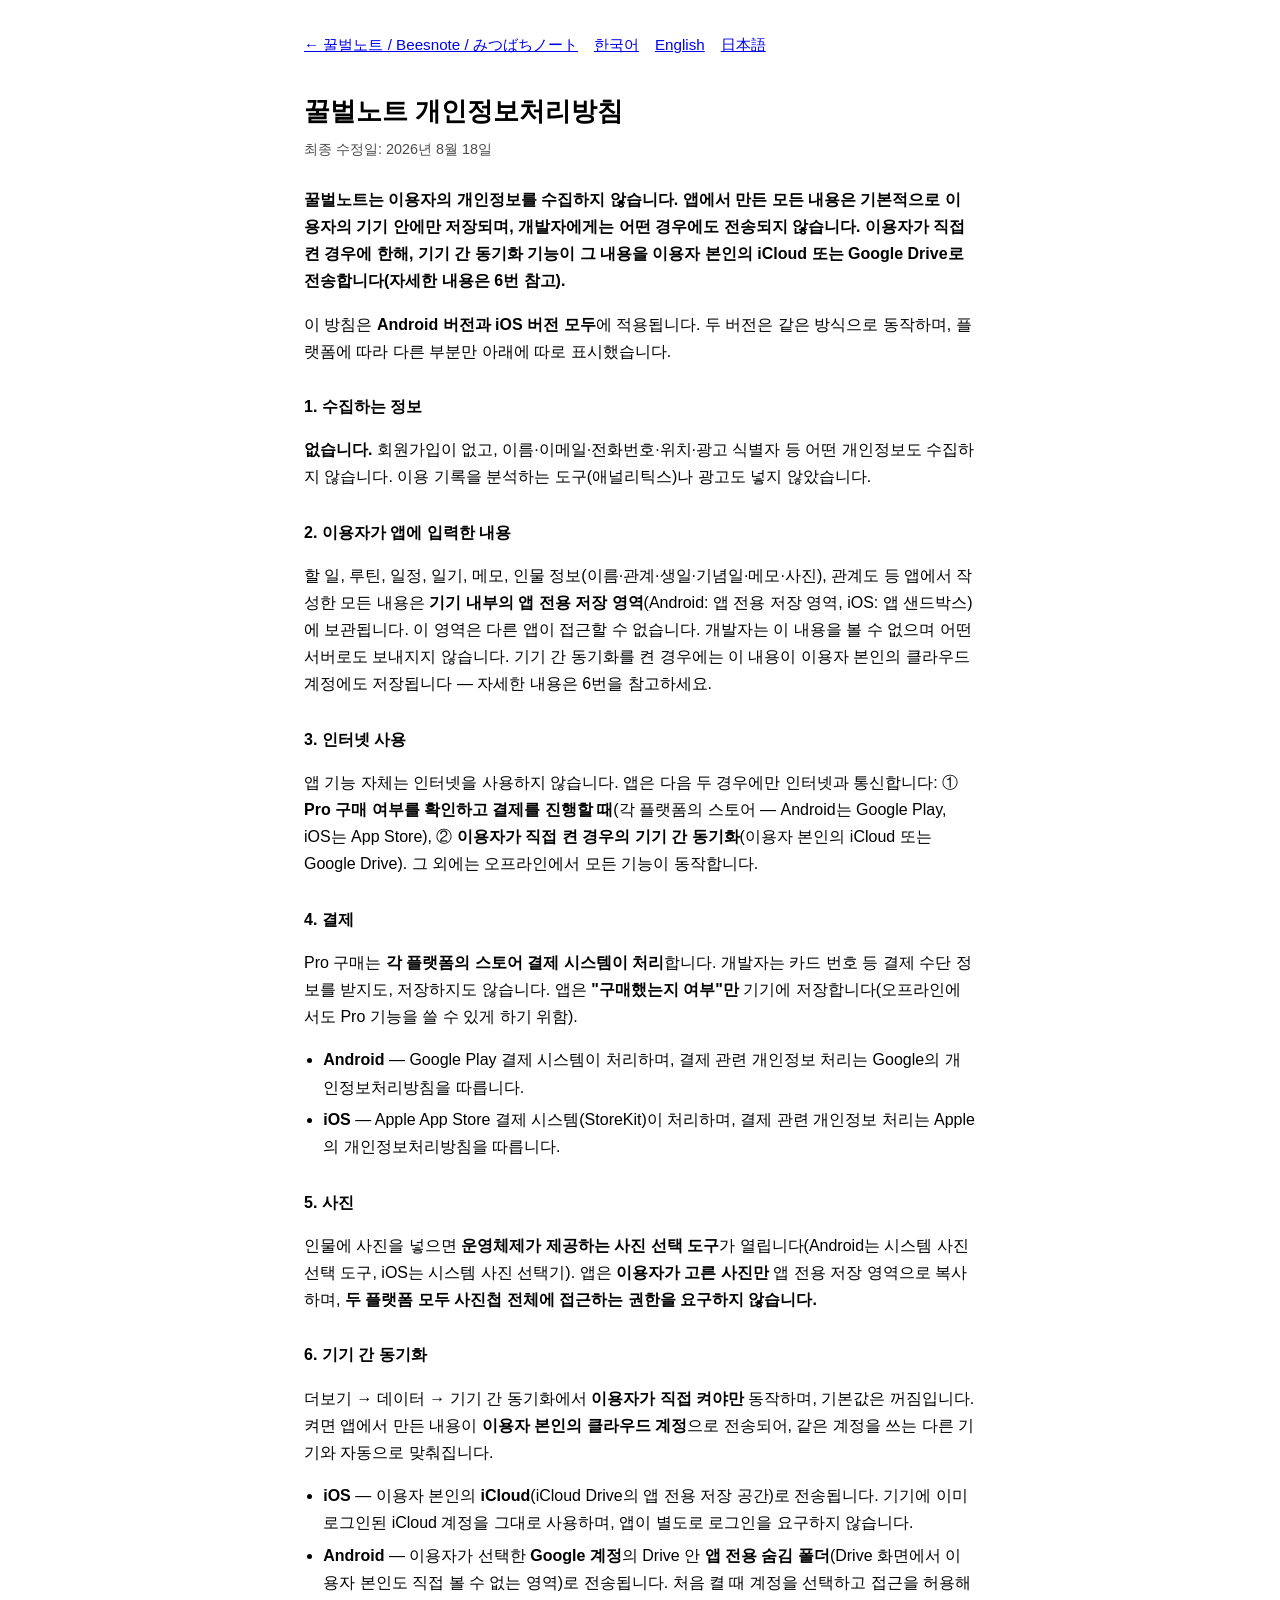
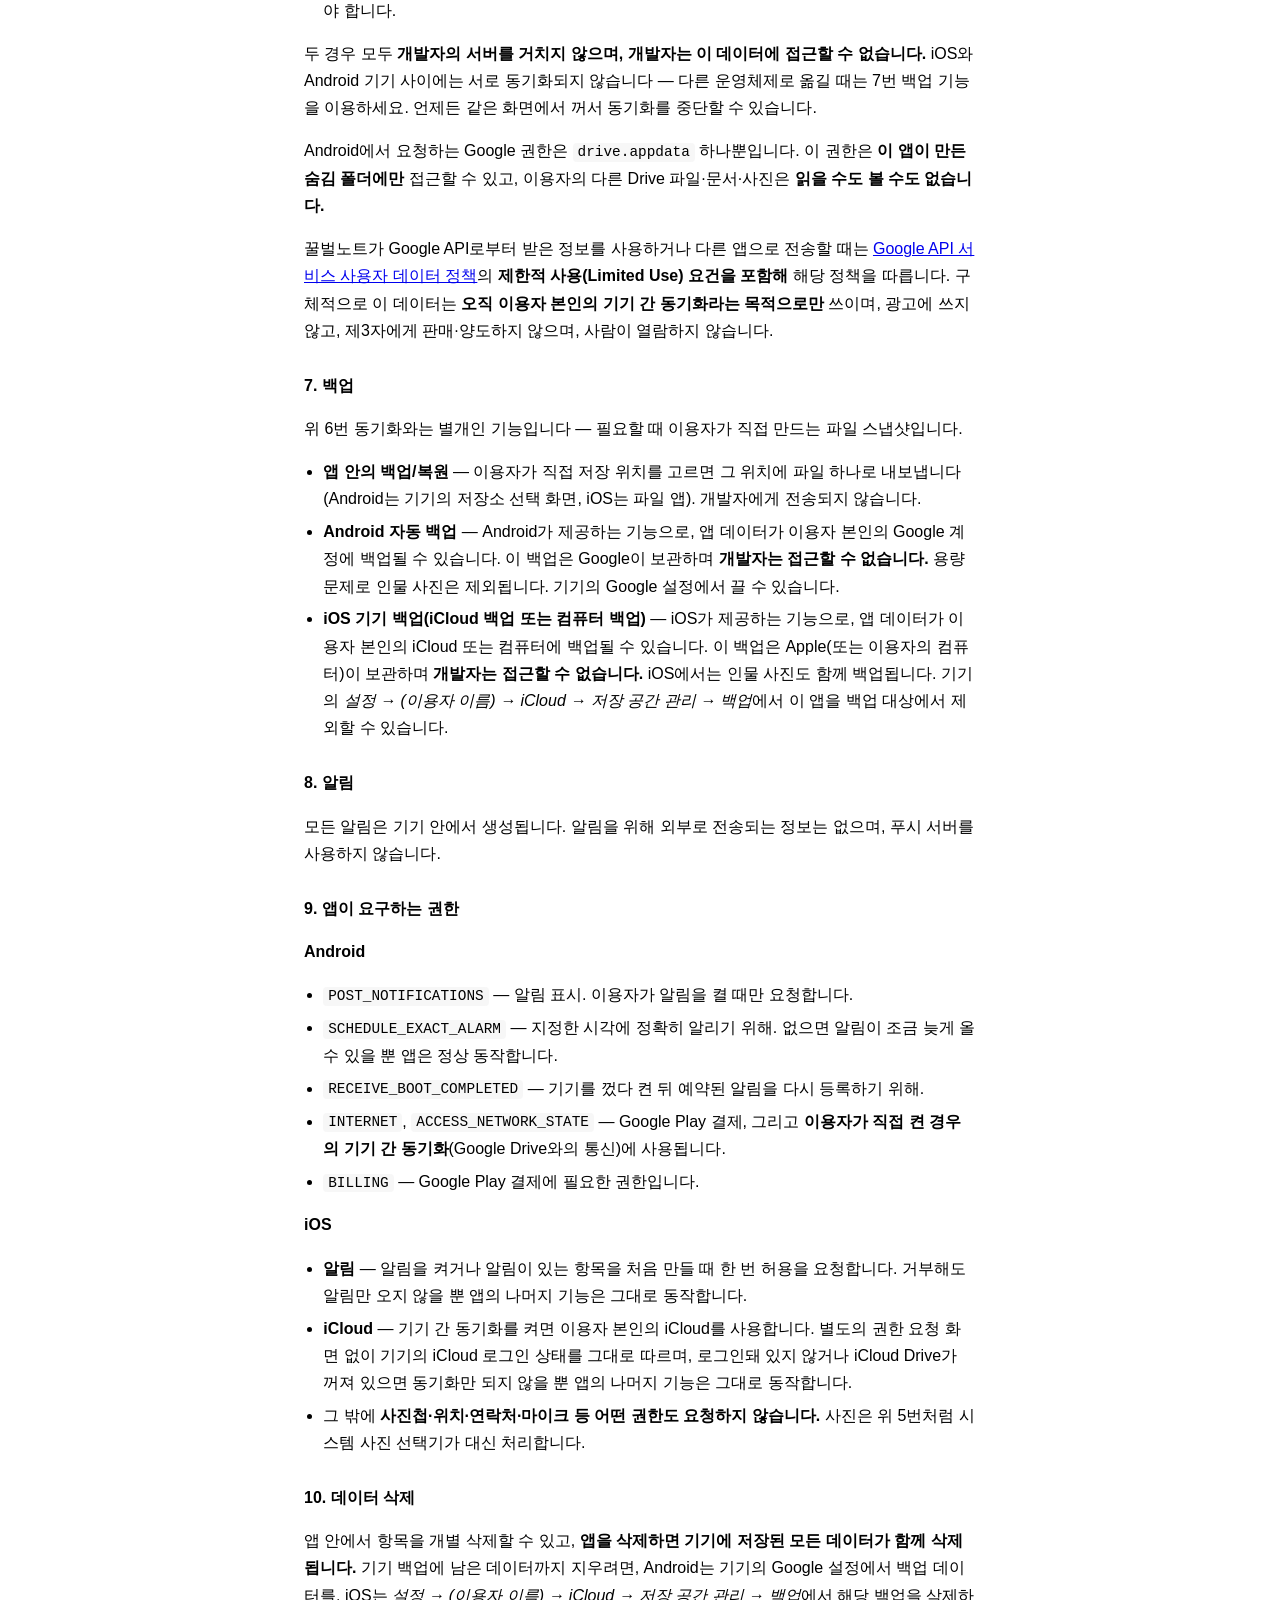
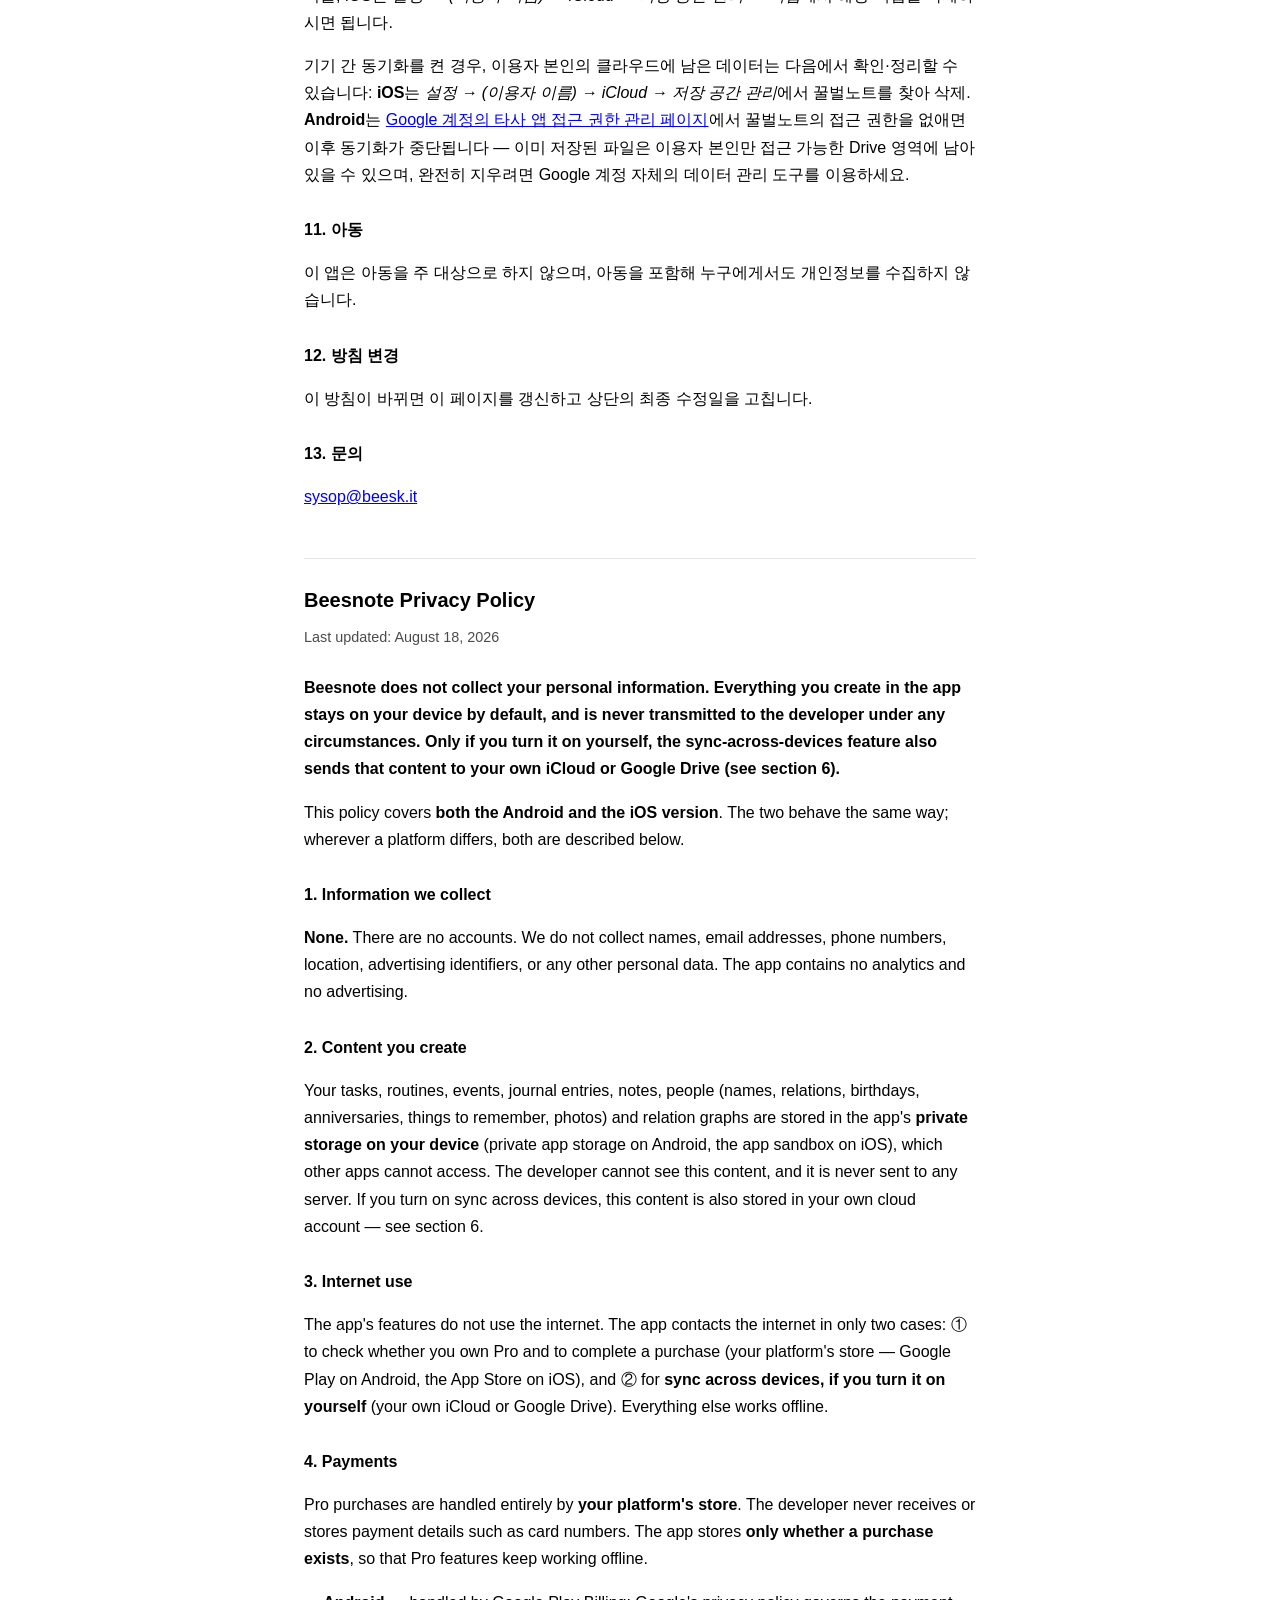
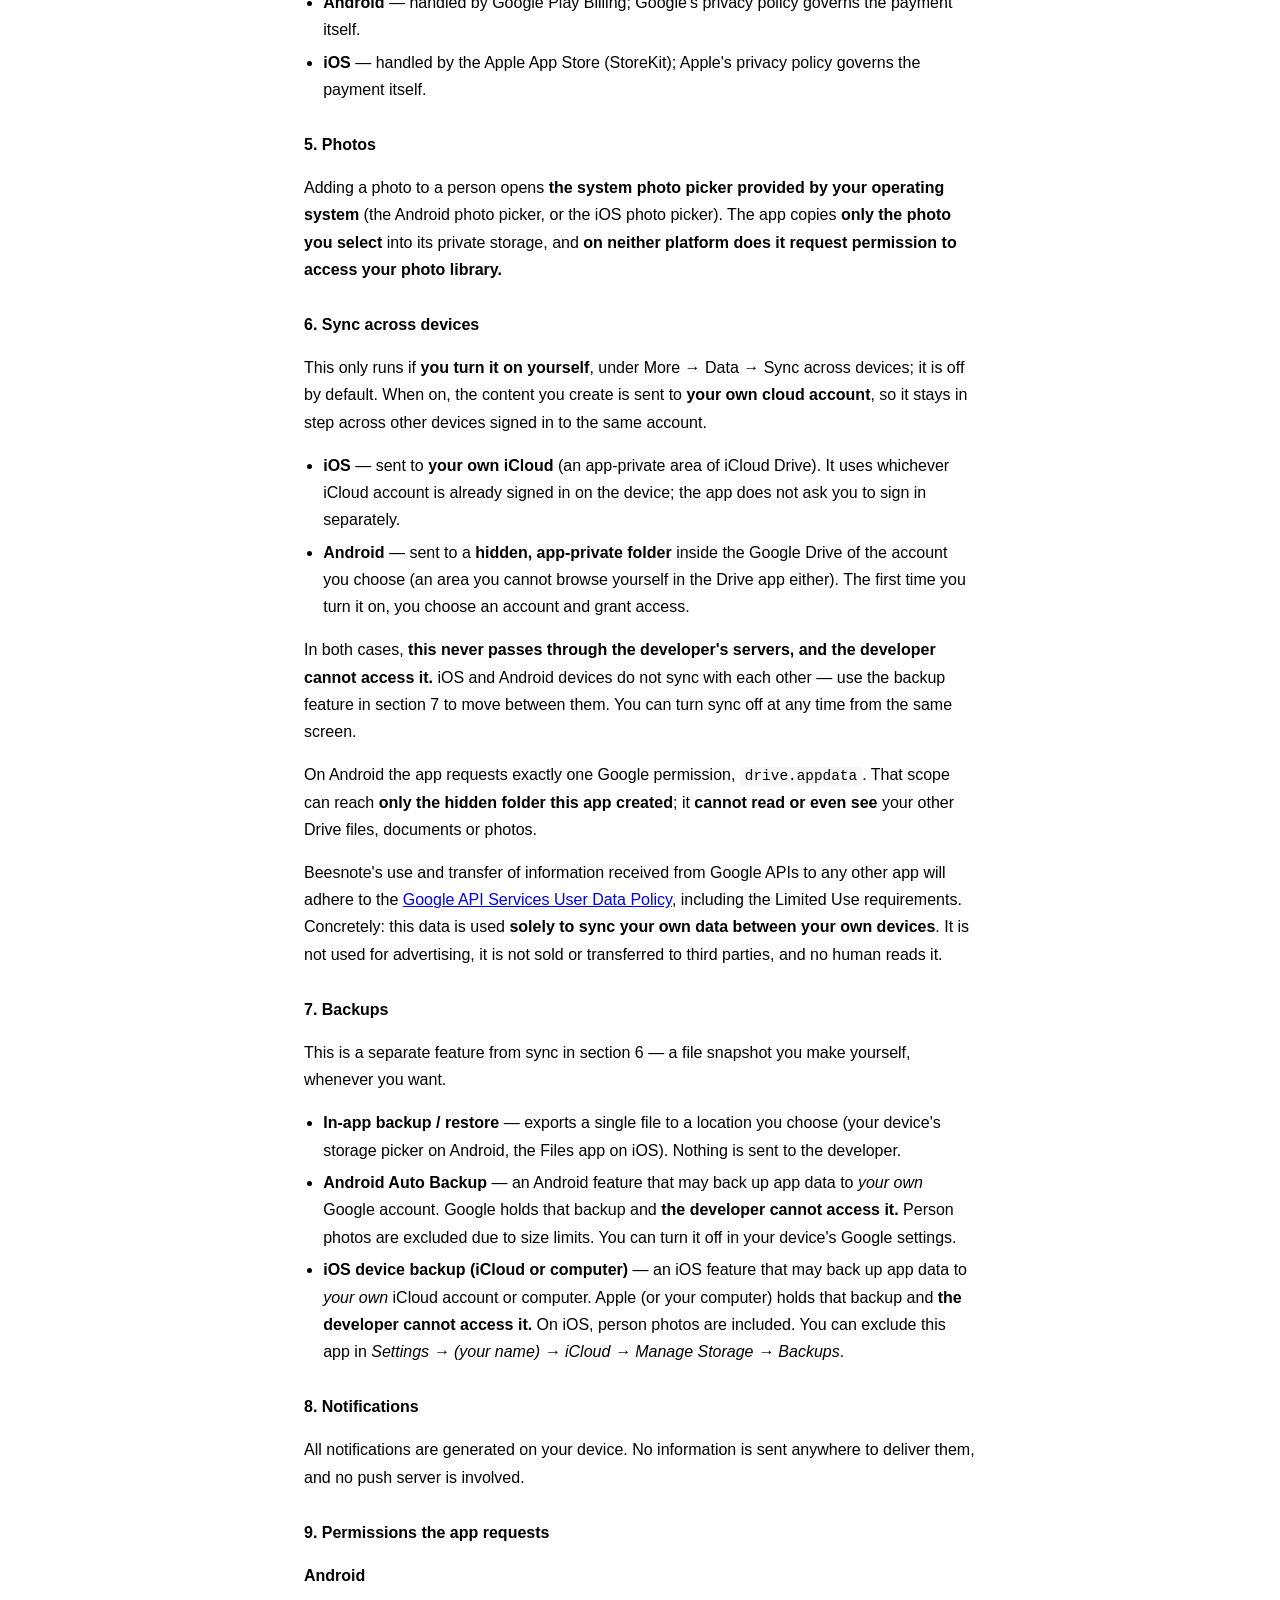
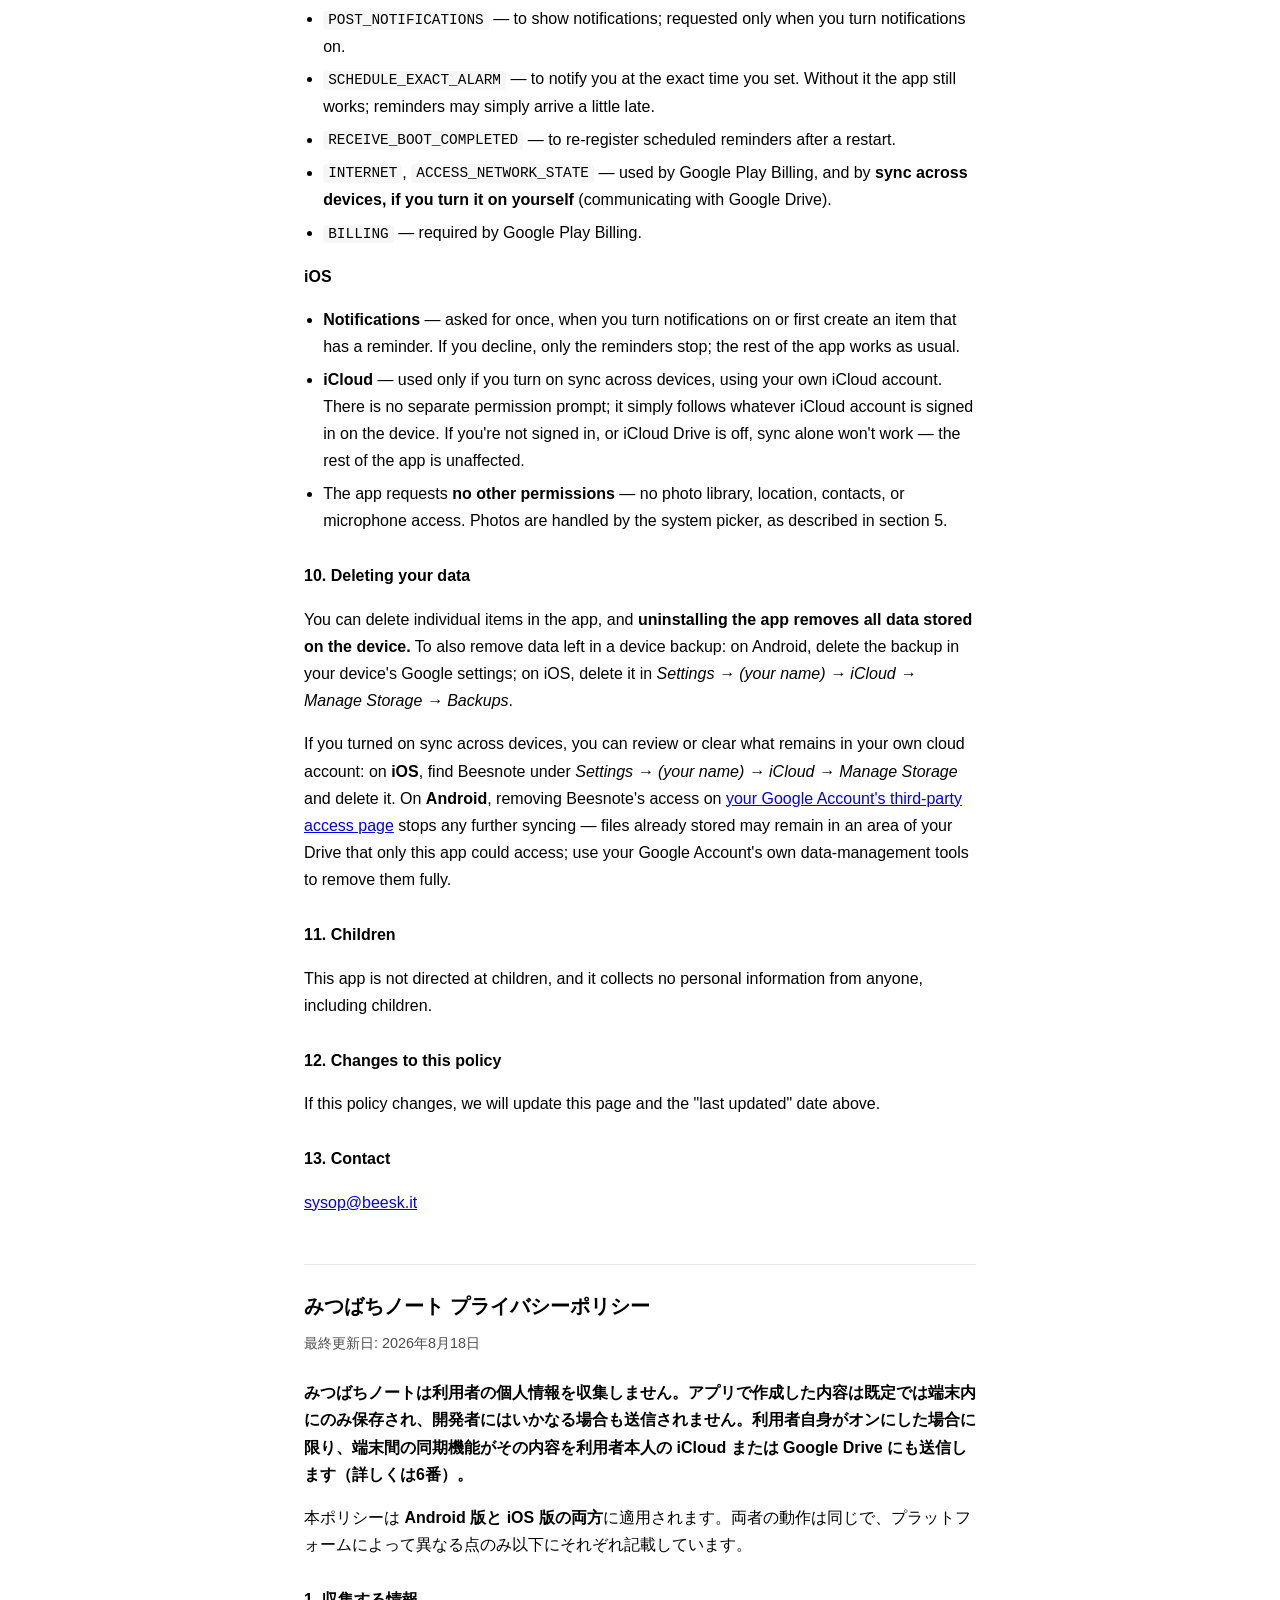
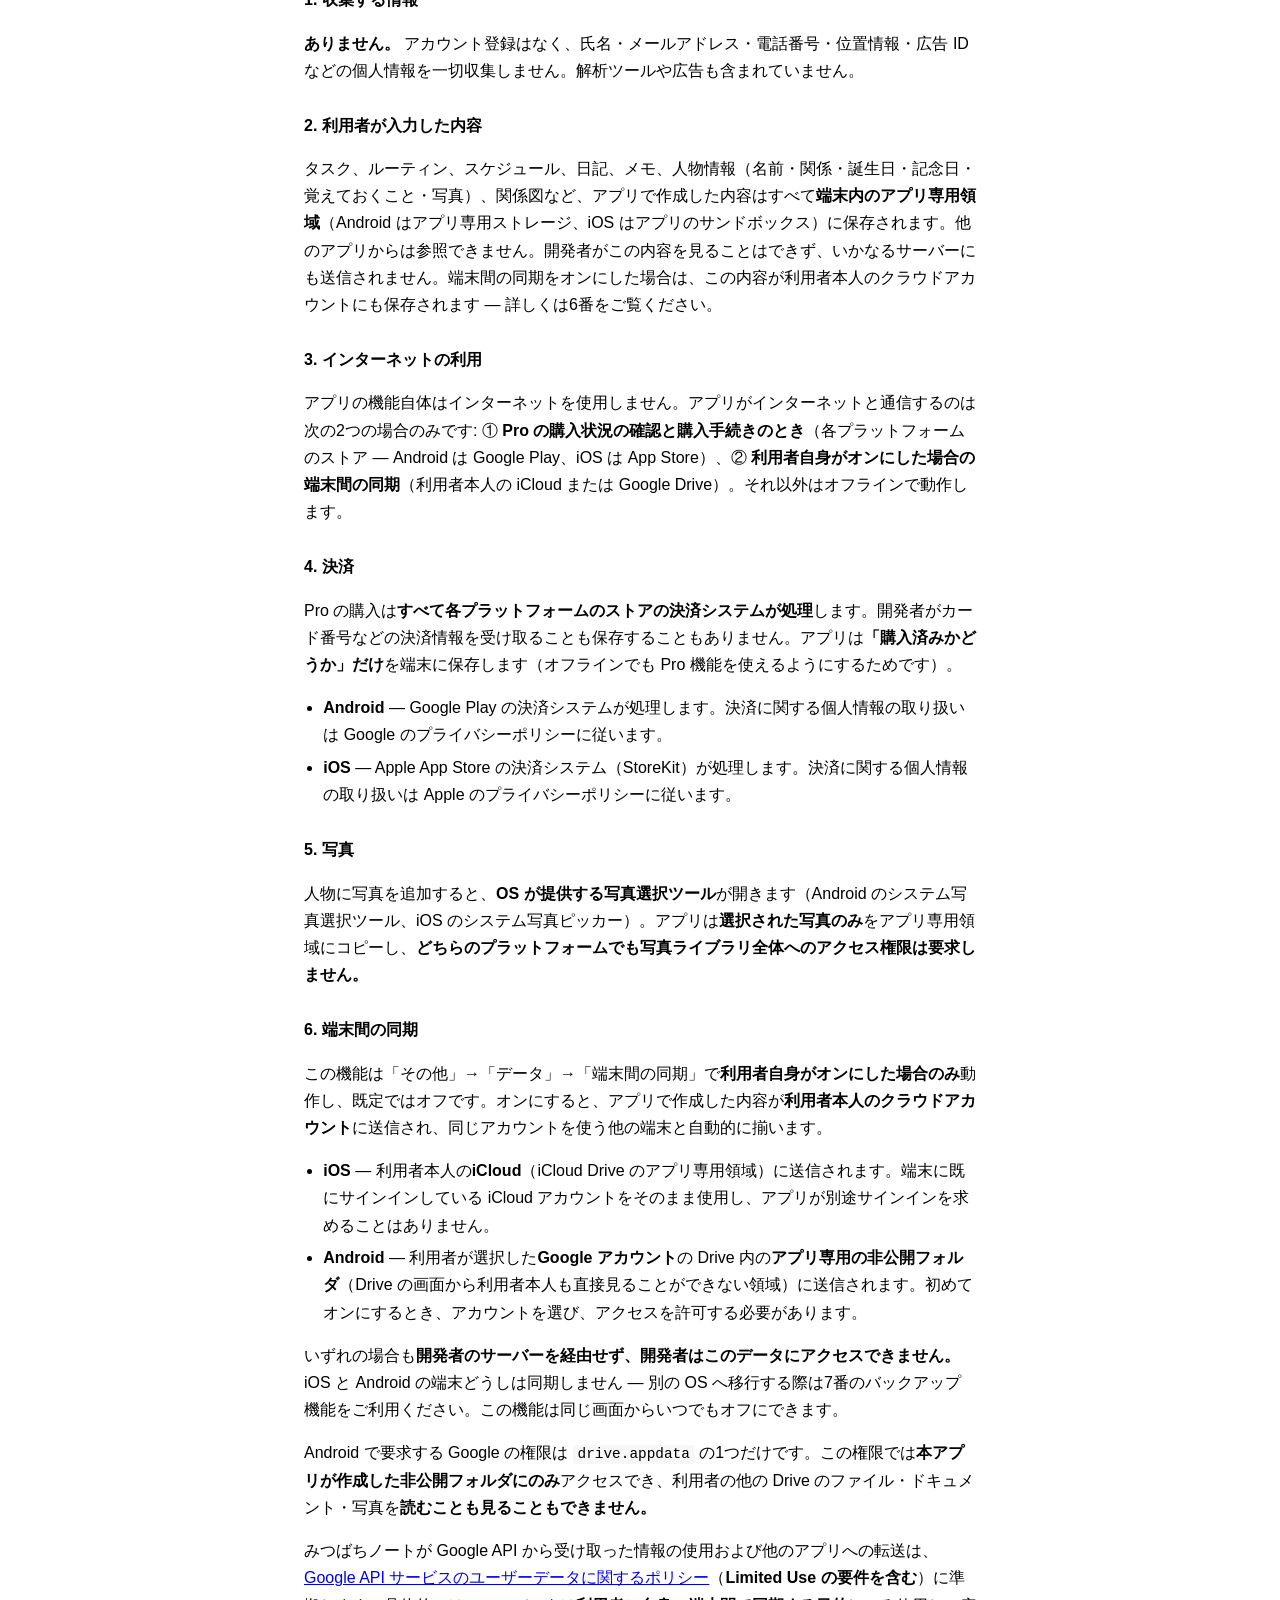
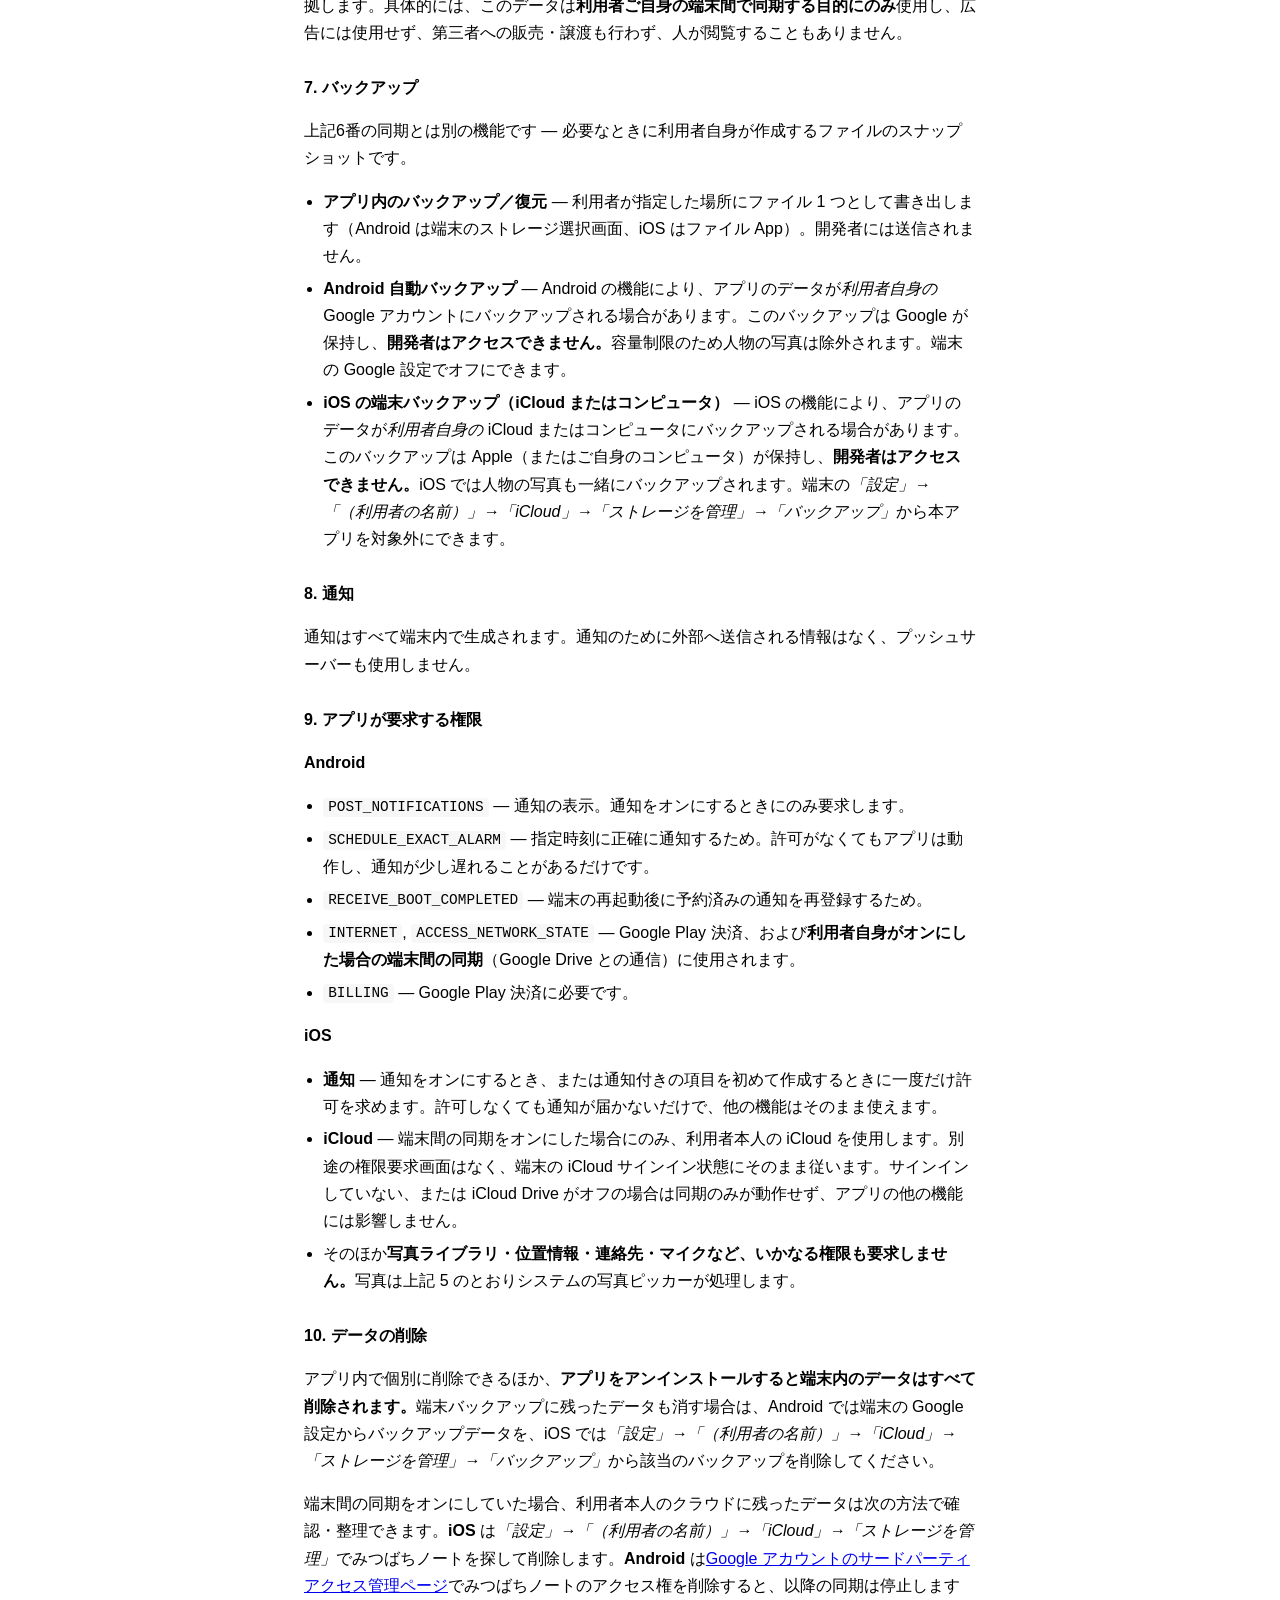
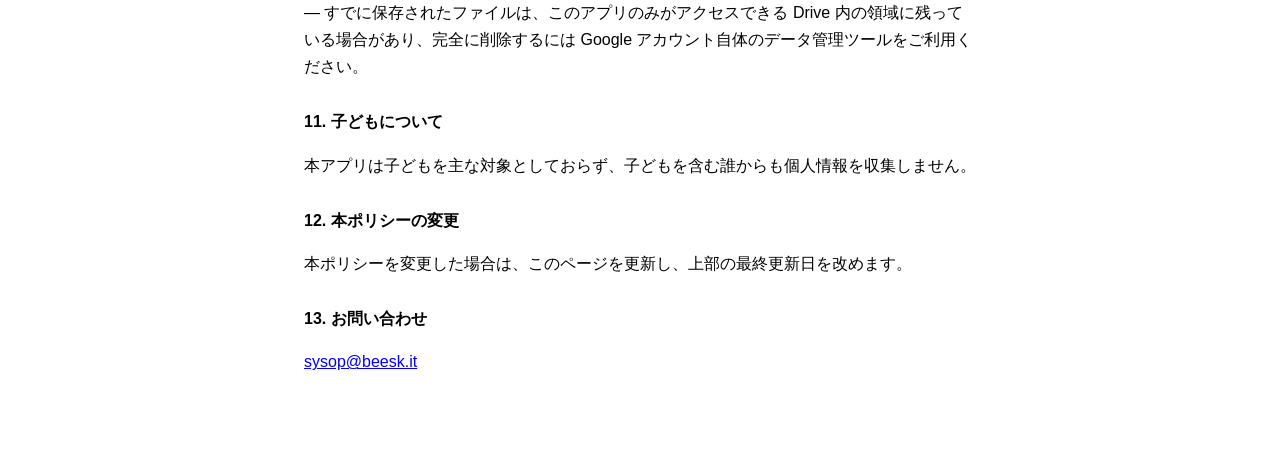
<file: beesnote/privacy-policy.html>
<!DOCTYPE html>
<html lang="ko">
<head>
<meta charset="utf-8">
<meta name="viewport" content="width=device-width, initial-scale=1">
<title>꿀벌노트 개인정보처리방침 / Beesnote Privacy Policy / みつばちノート プライバシーポリシー</title>
  <meta name="description" content="꿀벌노트(Beesnote) 개인정보처리방침. 가입·광고 없이 기기 안에 저장되는 데이터를 어떻게 다루는지 안내합니다. Beesnote privacy policy.">
  <meta name="theme-color" content="#0a0f1a">
  <link rel="canonical" href="https://apps.beesk.it/beesnote/privacy-policy.html">
  <meta property="og:type" content="website">
  <meta property="og:site_name" content="Bee's Knees">
  <meta property="og:title" content="꿀벌노트 개인정보처리방침 · Beesnote Privacy Policy">
  <meta property="og:description" content="꿀벌노트(Beesnote) 개인정보처리방침. 가입·광고 없이 기기 안에 저장되는 데이터를 어떻게 다루는지 안내합니다. Beesnote privacy policy.">
  <meta property="og:url" content="https://apps.beesk.it/beesnote/privacy-policy.html">
  <meta property="og:image" content="https://apps.beesk.it/beesnote/img/og.png">
<meta property="og:image:width" content="1200">
<meta property="og:image:height" content="630">
  <meta name="twitter:card" content="summary_large_image">
<style>
  :root { color-scheme: light dark; }
  body {
    max-width: 42rem; margin: 0 auto; padding: 2rem 1.25rem 5rem;
    font: 16px/1.7 -apple-system, BlinkMacSystemFont, "Segoe UI", Roboto,
          "Helvetica Neue", "Apple SD Gothic Neo", "Noto Sans KR", sans-serif;
  }
  h1 { font-size: 1.6rem; margin: 0 0 .25rem; }
  h2 { font-size: 1.25rem; margin: 3rem 0 .5rem; padding-top: 1.5rem; border-top: 1px solid #8883; }
  h3 { font-size: 1rem; margin: 1.75rem 0 .4rem; }
  .updated { opacity: .7; font-size: .9rem; margin: 0 0 1.5rem; }
  nav { margin: 0 0 2rem; font-size: .95rem; }
  nav a { margin-right: 1rem; }
  ul { padding-left: 1.2rem; }
  li { margin: .35rem 0; }
  code { font-size: .9em; background: #8881; padding: .1em .35em; border-radius: 4px; }
  .lead { font-weight: 600; }
</style>
<!-- favicon:start -->
<link rel="icon" type="image/png" sizes="32x32" href="[data-uri]">
<link rel="apple-touch-icon" type="image/png" sizes="180x180" href="[data-uri]">
<!-- favicon:end -->
</head>
<body>

<nav><a href="./">← 꿀벌노트 / Beesnote / みつばちノート</a><a href="#ko">한국어</a><a href="#en">English</a><a href="#ja">日本語</a></nav>

<!-- ===================== 한국어 ===================== -->
<h1 id="ko">꿀벌노트 개인정보처리방침</h1>
<p class="updated">최종 수정일: 2026년 8월 18일</p>

<p class="lead">꿀벌노트는 이용자의 개인정보를 수집하지 않습니다. 앱에서 만든 모든 내용은 기본적으로 이용자의 기기 안에만 저장되며, 개발자에게는 어떤 경우에도 전송되지 않습니다. 이용자가 직접 켠 경우에 한해, 기기 간 동기화 기능이 그 내용을 이용자 본인의 iCloud 또는 Google Drive로 전송합니다(자세한 내용은 6번 참고).</p>

<p>이 방침은 <strong>Android 버전과 iOS 버전 모두</strong>에 적용됩니다. 두 버전은 같은 방식으로 동작하며, 플랫폼에 따라 다른 부분만 아래에 따로 표시했습니다.</p>

<h3>1. 수집하는 정보</h3>
<p><strong>없습니다.</strong> 회원가입이 없고, 이름·이메일·전화번호·위치·광고 식별자 등 어떤 개인정보도 수집하지 않습니다. 이용 기록을 분석하는 도구(애널리틱스)나 광고도 넣지 않았습니다.</p>

<h3>2. 이용자가 앱에 입력한 내용</h3>
<p>할 일, 루틴, 일정, 일기, 메모, 인물 정보(이름·관계·생일·기념일·메모·사진), 관계도 등 앱에서 작성한 모든 내용은 <strong>기기 내부의 앱 전용 저장 영역</strong>(Android: 앱 전용 저장 영역, iOS: 앱 샌드박스)에 보관됩니다. 이 영역은 다른 앱이 접근할 수 없습니다. 개발자는 이 내용을 볼 수 없으며 어떤 서버로도 보내지지 않습니다. 기기 간 동기화를 켠 경우에는 이 내용이 이용자 본인의 클라우드 계정에도 저장됩니다 — 자세한 내용은 6번을 참고하세요.</p>

<h3>3. 인터넷 사용</h3>
<p>앱 기능 자체는 인터넷을 사용하지 않습니다. 앱은 다음 두 경우에만 인터넷과 통신합니다: ① <strong>Pro 구매 여부를 확인하고 결제를 진행할 때</strong>(각 플랫폼의 스토어 — Android는 Google Play, iOS는 App Store), ② <strong>이용자가 직접 켠 경우의 기기 간 동기화</strong>(이용자 본인의 iCloud 또는 Google Drive). 그 외에는 오프라인에서 모든 기능이 동작합니다.</p>

<h3>4. 결제</h3>
<p>Pro 구매는 <strong>각 플랫폼의 스토어 결제 시스템이 처리</strong>합니다. 개발자는 카드 번호 등 결제 수단 정보를 받지도, 저장하지도 않습니다. 앱은 <strong>"구매했는지 여부"만</strong> 기기에 저장합니다(오프라인에서도 Pro 기능을 쓸 수 있게 하기 위함).</p>
<ul>
  <li><strong>Android</strong> — Google Play 결제 시스템이 처리하며, 결제 관련 개인정보 처리는 Google의 개인정보처리방침을 따릅니다.</li>
  <li><strong>iOS</strong> — Apple App Store 결제 시스템(StoreKit)이 처리하며, 결제 관련 개인정보 처리는 Apple의 개인정보처리방침을 따릅니다.</li>
</ul>

<h3>5. 사진</h3>
<p>인물에 사진을 넣으면 <strong>운영체제가 제공하는 사진 선택 도구</strong>가 열립니다(Android는 시스템 사진 선택 도구, iOS는 시스템 사진 선택기). 앱은 <strong>이용자가 고른 사진만</strong> 앱 전용 저장 영역으로 복사하며, <strong>두 플랫폼 모두 사진첩 전체에 접근하는 권한을 요구하지 않습니다.</strong></p>

<h3>6. 기기 간 동기화</h3>
<p>더보기 → 데이터 → 기기 간 동기화에서 <strong>이용자가 직접 켜야만</strong> 동작하며, 기본값은 꺼짐입니다. 켜면 앱에서 만든 내용이 <strong>이용자 본인의 클라우드 계정</strong>으로 전송되어, 같은 계정을 쓰는 다른 기기와 자동으로 맞춰집니다.</p>
<ul>
  <li><strong>iOS</strong> — 이용자 본인의 <strong>iCloud</strong>(iCloud Drive의 앱 전용 저장 공간)로 전송됩니다. 기기에 이미 로그인된 iCloud 계정을 그대로 사용하며, 앱이 별도로 로그인을 요구하지 않습니다.</li>
  <li><strong>Android</strong> — 이용자가 선택한 <strong>Google 계정</strong>의 Drive 안 <strong>앱 전용 숨김 폴더</strong>(Drive 화면에서 이용자 본인도 직접 볼 수 없는 영역)로 전송됩니다. 처음 켤 때 계정을 선택하고 접근을 허용해야 합니다.</li>
</ul>
<p>두 경우 모두 <strong>개발자의 서버를 거치지 않으며, 개발자는 이 데이터에 접근할 수 없습니다.</strong> iOS와 Android 기기 사이에는 서로 동기화되지 않습니다 — 다른 운영체제로 옮길 때는 7번 백업 기능을 이용하세요. 언제든 같은 화면에서 꺼서 동기화를 중단할 수 있습니다.</p>

<p>Android에서 요청하는 Google 권한은 <code>drive.appdata</code> 하나뿐입니다. 이 권한은 <strong>이 앱이 만든 숨김 폴더에만</strong> 접근할 수 있고, 이용자의 다른 Drive 파일·문서·사진은 <strong>읽을 수도 볼 수도 없습니다.</strong></p>

<p>꿀벌노트가 Google API로부터 받은 정보를 사용하거나 다른 앱으로 전송할 때는 <a href="https://developers.google.com/terms/api-services-user-data-policy">Google API 서비스 사용자 데이터 정책</a>의 <strong>제한적 사용(Limited Use) 요건을 포함해</strong> 해당 정책을 따릅니다. 구체적으로 이 데이터는 <strong>오직 이용자 본인의 기기 간 동기화라는 목적으로만</strong> 쓰이며, 광고에 쓰지 않고, 제3자에게 판매·양도하지 않으며, 사람이 열람하지 않습니다.</p>

<h3>7. 백업</h3>
<p>위 6번 동기화와는 별개인 기능입니다 — 필요할 때 이용자가 직접 만드는 파일 스냅샷입니다.</p>
<ul>
  <li><strong>앱 안의 백업/복원</strong> — 이용자가 직접 저장 위치를 고르면 그 위치에 파일 하나로 내보냅니다(Android는 기기의 저장소 선택 화면, iOS는 파일 앱). 개발자에게 전송되지 않습니다.</li>
  <li><strong>Android 자동 백업</strong> — Android가 제공하는 기능으로, 앱 데이터가 이용자 본인의 Google 계정에 백업될 수 있습니다. 이 백업은 Google이 보관하며 <strong>개발자는 접근할 수 없습니다.</strong> 용량 문제로 인물 사진은 제외됩니다. 기기의 Google 설정에서 끌 수 있습니다.</li>
  <li><strong>iOS 기기 백업(iCloud 백업 또는 컴퓨터 백업)</strong> — iOS가 제공하는 기능으로, 앱 데이터가 이용자 본인의 iCloud 또는 컴퓨터에 백업될 수 있습니다. 이 백업은 Apple(또는 이용자의 컴퓨터)이 보관하며 <strong>개발자는 접근할 수 없습니다.</strong> iOS에서는 인물 사진도 함께 백업됩니다. 기기의 <em>설정 → (이용자 이름) → iCloud → 저장 공간 관리 → 백업</em>에서 이 앱을 백업 대상에서 제외할 수 있습니다.</li>
</ul>

<h3>8. 알림</h3>
<p>모든 알림은 기기 안에서 생성됩니다. 알림을 위해 외부로 전송되는 정보는 없으며, 푸시 서버를 사용하지 않습니다.</p>

<h3>9. 앱이 요구하는 권한</h3>
<p><strong>Android</strong></p>
<ul>
  <li><code>POST_NOTIFICATIONS</code> — 알림 표시. 이용자가 알림을 켤 때만 요청합니다.</li>
  <li><code>SCHEDULE_EXACT_ALARM</code> — 지정한 시각에 정확히 알리기 위해. 없으면 알림이 조금 늦게 올 수 있을 뿐 앱은 정상 동작합니다.</li>
  <li><code>RECEIVE_BOOT_COMPLETED</code> — 기기를 껐다 켠 뒤 예약된 알림을 다시 등록하기 위해.</li>
  <li><code>INTERNET</code>, <code>ACCESS_NETWORK_STATE</code> — Google Play 결제, 그리고 <strong>이용자가 직접 켠 경우의 기기 간 동기화</strong>(Google Drive와의 통신)에 사용됩니다.</li>
  <li><code>BILLING</code> — Google Play 결제에 필요한 권한입니다.</li>
</ul>
<p><strong>iOS</strong></p>
<ul>
  <li><strong>알림</strong> — 알림을 켜거나 알림이 있는 항목을 처음 만들 때 한 번 허용을 요청합니다. 거부해도 알림만 오지 않을 뿐 앱의 나머지 기능은 그대로 동작합니다.</li>
  <li><strong>iCloud</strong> — 기기 간 동기화를 켜면 이용자 본인의 iCloud를 사용합니다. 별도의 권한 요청 화면 없이 기기의 iCloud 로그인 상태를 그대로 따르며, 로그인돼 있지 않거나 iCloud Drive가 꺼져 있으면 동기화만 되지 않을 뿐 앱의 나머지 기능은 그대로 동작합니다.</li>
  <li>그 밖에 <strong>사진첩·위치·연락처·마이크 등 어떤 권한도 요청하지 않습니다.</strong> 사진은 위 5번처럼 시스템 사진 선택기가 대신 처리합니다.</li>
</ul>

<h3>10. 데이터 삭제</h3>
<p>앱 안에서 항목을 개별 삭제할 수 있고, <strong>앱을 삭제하면 기기에 저장된 모든 데이터가 함께 삭제됩니다.</strong> 기기 백업에 남은 데이터까지 지우려면, Android는 기기의 Google 설정에서 백업 데이터를, iOS는 <em>설정 → (이용자 이름) → iCloud → 저장 공간 관리 → 백업</em>에서 해당 백업을 삭제하시면 됩니다.</p>
<p>기기 간 동기화를 켠 경우, 이용자 본인의 클라우드에 남은 데이터는 다음에서 확인·정리할 수 있습니다: <strong>iOS</strong>는 <em>설정 → (이용자 이름) → iCloud → 저장 공간 관리</em>에서 꿀벌노트를 찾아 삭제. <strong>Android</strong>는 <a href="https://myaccount.google.com/permissions">Google 계정의 타사 앱 접근 권한 관리 페이지</a>에서 꿀벌노트의 접근 권한을 없애면 이후 동기화가 중단됩니다 — 이미 저장된 파일은 이용자 본인만 접근 가능한 Drive 영역에 남아 있을 수 있으며, 완전히 지우려면 Google 계정 자체의 데이터 관리 도구를 이용하세요.</p>

<h3>11. 아동</h3>
<p>이 앱은 아동을 주 대상으로 하지 않으며, 아동을 포함해 누구에게서도 개인정보를 수집하지 않습니다.</p>

<h3>12. 방침 변경</h3>
<p>이 방침이 바뀌면 이 페이지를 갱신하고 상단의 최종 수정일을 고칩니다.</p>

<h3>13. 문의</h3>
<p><a href="mailto:sysop@beesk.it">sysop@beesk.it</a></p>

<!-- ===================== English ===================== -->
<h2 id="en">Beesnote Privacy Policy</h2>
<p class="updated">Last updated: August 18, 2026</p>

<p class="lead">Beesnote does not collect your personal information. Everything you create in the app stays on your device by default, and is never transmitted to the developer under any circumstances. Only if you turn it on yourself, the sync-across-devices feature also sends that content to your own iCloud or Google Drive (see section 6).</p>

<p>This policy covers <strong>both the Android and the iOS version</strong>. The two behave the same way; wherever a platform differs, both are described below.</p>

<h3>1. Information we collect</h3>
<p><strong>None.</strong> There are no accounts. We do not collect names, email addresses, phone numbers, location, advertising identifiers, or any other personal data. The app contains no analytics and no advertising.</p>

<h3>2. Content you create</h3>
<p>Your tasks, routines, events, journal entries, notes, people (names, relations, birthdays, anniversaries, things to remember, photos) and relation graphs are stored in the app's <strong>private storage on your device</strong> (private app storage on Android, the app sandbox on iOS), which other apps cannot access. The developer cannot see this content, and it is never sent to any server. If you turn on sync across devices, this content is also stored in your own cloud account — see section 6.</p>

<h3>3. Internet use</h3>
<p>The app's features do not use the internet. The app contacts the internet in only two cases: ① to check whether you own Pro and to complete a purchase (your platform's store — Google Play on Android, the App Store on iOS), and ② for <strong>sync across devices, if you turn it on yourself</strong> (your own iCloud or Google Drive). Everything else works offline.</p>

<h3>4. Payments</h3>
<p>Pro purchases are handled entirely by <strong>your platform's store</strong>. The developer never receives or stores payment details such as card numbers. The app stores <strong>only whether a purchase exists</strong>, so that Pro features keep working offline.</p>
<ul>
  <li><strong>Android</strong> — handled by Google Play Billing; Google's privacy policy governs the payment itself.</li>
  <li><strong>iOS</strong> — handled by the Apple App Store (StoreKit); Apple's privacy policy governs the payment itself.</li>
</ul>

<h3>5. Photos</h3>
<p>Adding a photo to a person opens <strong>the system photo picker provided by your operating system</strong> (the Android photo picker, or the iOS photo picker). The app copies <strong>only the photo you select</strong> into its private storage, and <strong>on neither platform does it request permission to access your photo library.</strong></p>

<h3>6. Sync across devices</h3>
<p>This only runs if <strong>you turn it on yourself</strong>, under More → Data → Sync across devices; it is off by default. When on, the content you create is sent to <strong>your own cloud account</strong>, so it stays in step across other devices signed in to the same account.</p>
<ul>
  <li><strong>iOS</strong> — sent to <strong>your own iCloud</strong> (an app-private area of iCloud Drive). It uses whichever iCloud account is already signed in on the device; the app does not ask you to sign in separately.</li>
  <li><strong>Android</strong> — sent to a <strong>hidden, app-private folder</strong> inside the Google Drive of the account you choose (an area you cannot browse yourself in the Drive app either). The first time you turn it on, you choose an account and grant access.</li>
</ul>
<p>In both cases, <strong>this never passes through the developer's servers, and the developer cannot access it.</strong> iOS and Android devices do not sync with each other — use the backup feature in section 7 to move between them. You can turn sync off at any time from the same screen.</p>

<p>On Android the app requests exactly one Google permission, <code>drive.appdata</code>. That scope can reach <strong>only the hidden folder this app created</strong>; it <strong>cannot read or even see</strong> your other Drive files, documents or photos.</p>

<p>Beesnote's use and transfer of information received from Google APIs to any other app will adhere to the <a href="https://developers.google.com/terms/api-services-user-data-policy">Google API Services User Data Policy</a>, including the Limited Use requirements. Concretely: this data is used <strong>solely to sync your own data between your own devices</strong>. It is not used for advertising, it is not sold or transferred to third parties, and no human reads it.</p>

<h3>7. Backups</h3>
<p>This is a separate feature from sync in section 6 — a file snapshot you make yourself, whenever you want.</p>
<ul>
  <li><strong>In-app backup / restore</strong> — exports a single file to a location you choose (your device's storage picker on Android, the Files app on iOS). Nothing is sent to the developer.</li>
  <li><strong>Android Auto Backup</strong> — an Android feature that may back up app data to <em>your own</em> Google account. Google holds that backup and <strong>the developer cannot access it.</strong> Person photos are excluded due to size limits. You can turn it off in your device's Google settings.</li>
  <li><strong>iOS device backup (iCloud or computer)</strong> — an iOS feature that may back up app data to <em>your own</em> iCloud account or computer. Apple (or your computer) holds that backup and <strong>the developer cannot access it.</strong> On iOS, person photos are included. You can exclude this app in <em>Settings → (your name) → iCloud → Manage Storage → Backups</em>.</li>
</ul>

<h3>8. Notifications</h3>
<p>All notifications are generated on your device. No information is sent anywhere to deliver them, and no push server is involved.</p>

<h3>9. Permissions the app requests</h3>
<p><strong>Android</strong></p>
<ul>
  <li><code>POST_NOTIFICATIONS</code> — to show notifications; requested only when you turn notifications on.</li>
  <li><code>SCHEDULE_EXACT_ALARM</code> — to notify you at the exact time you set. Without it the app still works; reminders may simply arrive a little late.</li>
  <li><code>RECEIVE_BOOT_COMPLETED</code> — to re-register scheduled reminders after a restart.</li>
  <li><code>INTERNET</code>, <code>ACCESS_NETWORK_STATE</code> — used by Google Play Billing, and by <strong>sync across devices, if you turn it on yourself</strong> (communicating with Google Drive).</li>
  <li><code>BILLING</code> — required by Google Play Billing.</li>
</ul>
<p><strong>iOS</strong></p>
<ul>
  <li><strong>Notifications</strong> — asked for once, when you turn notifications on or first create an item that has a reminder. If you decline, only the reminders stop; the rest of the app works as usual.</li>
  <li><strong>iCloud</strong> — used only if you turn on sync across devices, using your own iCloud account. There is no separate permission prompt; it simply follows whatever iCloud account is signed in on the device. If you're not signed in, or iCloud Drive is off, sync alone won't work — the rest of the app is unaffected.</li>
  <li>The app requests <strong>no other permissions</strong> — no photo library, location, contacts, or microphone access. Photos are handled by the system picker, as described in section 5.</li>
</ul>

<h3>10. Deleting your data</h3>
<p>You can delete individual items in the app, and <strong>uninstalling the app removes all data stored on the device.</strong> To also remove data left in a device backup: on Android, delete the backup in your device's Google settings; on iOS, delete it in <em>Settings → (your name) → iCloud → Manage Storage → Backups</em>.</p>
<p>If you turned on sync across devices, you can review or clear what remains in your own cloud account: on <strong>iOS</strong>, find Beesnote under <em>Settings → (your name) → iCloud → Manage Storage</em> and delete it. On <strong>Android</strong>, removing Beesnote's access on <a href="https://myaccount.google.com/permissions">your Google Account's third-party access page</a> stops any further syncing — files already stored may remain in an area of your Drive that only this app could access; use your Google Account's own data-management tools to remove them fully.</p>

<h3>11. Children</h3>
<p>This app is not directed at children, and it collects no personal information from anyone, including children.</p>

<h3>12. Changes to this policy</h3>
<p>If this policy changes, we will update this page and the "last updated" date above.</p>

<h3>13. Contact</h3>
<p><a href="mailto:sysop@beesk.it">sysop@beesk.it</a></p>

<!-- ===================== 日本語 ===================== -->
<h2 id="ja">みつばちノート プライバシーポリシー</h2>
<p class="updated">最終更新日: 2026年8月18日</p>

<p class="lead">みつばちノートは利用者の個人情報を収集しません。アプリで作成した内容は既定では端末内にのみ保存され、開発者にはいかなる場合も送信されません。利用者自身がオンにした場合に限り、端末間の同期機能がその内容を利用者本人の iCloud または Google Drive にも送信します（詳しくは6番）。</p>

<p>本ポリシーは <strong>Android 版と iOS 版の両方</strong>に適用されます。両者の動作は同じで、プラットフォームによって異なる点のみ以下にそれぞれ記載しています。</p>

<h3>1. 収集する情報</h3>
<p><strong>ありません。</strong> アカウント登録はなく、氏名・メールアドレス・電話番号・位置情報・広告 ID などの個人情報を一切収集しません。解析ツールや広告も含まれていません。</p>

<h3>2. 利用者が入力した内容</h3>
<p>タスク、ルーティン、スケジュール、日記、メモ、人物情報（名前・関係・誕生日・記念日・覚えておくこと・写真）、関係図など、アプリで作成した内容はすべて<strong>端末内のアプリ専用領域</strong>（Android はアプリ専用ストレージ、iOS はアプリのサンドボックス）に保存されます。他のアプリからは参照できません。開発者がこの内容を見ることはできず、いかなるサーバーにも送信されません。端末間の同期をオンにした場合は、この内容が利用者本人のクラウドアカウントにも保存されます — 詳しくは6番をご覧ください。</p>

<h3>3. インターネットの利用</h3>
<p>アプリの機能自体はインターネットを使用しません。アプリがインターネットと通信するのは次の2つの場合のみです: ① <strong>Pro の購入状況の確認と購入手続きのとき</strong>（各プラットフォームのストア — Android は Google Play、iOS は App Store）、② <strong>利用者自身がオンにした場合の端末間の同期</strong>（利用者本人の iCloud または Google Drive）。それ以外はオフラインで動作します。</p>

<h3>4. 決済</h3>
<p>Pro の購入は<strong>すべて各プラットフォームのストアの決済システムが処理</strong>します。開発者がカード番号などの決済情報を受け取ることも保存することもありません。アプリは<strong>「購入済みかどうか」だけ</strong>を端末に保存します（オフラインでも Pro 機能を使えるようにするためです）。</p>
<ul>
  <li><strong>Android</strong> — Google Play の決済システムが処理します。決済に関する個人情報の取り扱いは Google のプライバシーポリシーに従います。</li>
  <li><strong>iOS</strong> — Apple App Store の決済システム（StoreKit）が処理します。決済に関する個人情報の取り扱いは Apple のプライバシーポリシーに従います。</li>
</ul>

<h3>5. 写真</h3>
<p>人物に写真を追加すると、<strong>OS が提供する写真選択ツール</strong>が開きます（Android のシステム写真選択ツール、iOS のシステム写真ピッカー）。アプリは<strong>選択された写真のみ</strong>をアプリ専用領域にコピーし、<strong>どちらのプラットフォームでも写真ライブラリ全体へのアクセス権限は要求しません。</strong></p>

<h3>6. 端末間の同期</h3>
<p>この機能は「その他」→「データ」→「端末間の同期」で<strong>利用者自身がオンにした場合のみ</strong>動作し、既定ではオフです。オンにすると、アプリで作成した内容が<strong>利用者本人のクラウドアカウント</strong>に送信され、同じアカウントを使う他の端末と自動的に揃います。</p>
<ul>
  <li><strong>iOS</strong> — 利用者本人の<strong>iCloud</strong>（iCloud Drive のアプリ専用領域）に送信されます。端末に既にサインインしている iCloud アカウントをそのまま使用し、アプリが別途サインインを求めることはありません。</li>
  <li><strong>Android</strong> — 利用者が選択した<strong>Google アカウント</strong>の Drive 内の<strong>アプリ専用の非公開フォルダ</strong>（Drive の画面から利用者本人も直接見ることができない領域）に送信されます。初めてオンにするとき、アカウントを選び、アクセスを許可する必要があります。</li>
</ul>
<p>いずれの場合も<strong>開発者のサーバーを経由せず、開発者はこのデータにアクセスできません。</strong>iOS と Android の端末どうしは同期しません — 別の OS へ移行する際は7番のバックアップ機能をご利用ください。この機能は同じ画面からいつでもオフにできます。</p>

<p>Android で要求する Google の権限は <code>drive.appdata</code> の1つだけです。この権限では<strong>本アプリが作成した非公開フォルダにのみ</strong>アクセスでき、利用者の他の Drive のファイル・ドキュメント・写真を<strong>読むことも見ることもできません。</strong></p>

<p>みつばちノートが Google API から受け取った情報の使用および他のアプリへの転送は、<a href="https://developers.google.com/terms/api-services-user-data-policy">Google API サービスのユーザーデータに関するポリシー</a>（<strong>Limited Use の要件を含む</strong>）に準拠します。具体的には、このデータは<strong>利用者ご自身の端末間で同期する目的にのみ</strong>使用し、広告には使用せず、第三者への販売・譲渡も行わず、人が閲覧することもありません。</p>

<h3>7. バックアップ</h3>
<p>上記6番の同期とは別の機能です — 必要なときに利用者自身が作成するファイルのスナップショットです。</p>
<ul>
  <li><strong>アプリ内のバックアップ／復元</strong> — 利用者が指定した場所にファイル 1 つとして書き出します（Android は端末のストレージ選択画面、iOS はファイル App）。開発者には送信されません。</li>
  <li><strong>Android 自動バックアップ</strong> — Android の機能により、アプリのデータが<em>利用者自身の</em> Google アカウントにバックアップされる場合があります。このバックアップは Google が保持し、<strong>開発者はアクセスできません。</strong>容量制限のため人物の写真は除外されます。端末の Google 設定でオフにできます。</li>
  <li><strong>iOS の端末バックアップ（iCloud またはコンピュータ）</strong> — iOS の機能により、アプリのデータが<em>利用者自身の</em> iCloud またはコンピュータにバックアップされる場合があります。このバックアップは Apple（またはご自身のコンピュータ）が保持し、<strong>開発者はアクセスできません。</strong>iOS では人物の写真も一緒にバックアップされます。端末の<em>「設定」→「（利用者の名前）」→「iCloud」→「ストレージを管理」→「バックアップ」</em>から本アプリを対象外にできます。</li>
</ul>

<h3>8. 通知</h3>
<p>通知はすべて端末内で生成されます。通知のために外部へ送信される情報はなく、プッシュサーバーも使用しません。</p>

<h3>9. アプリが要求する権限</h3>
<p><strong>Android</strong></p>
<ul>
  <li><code>POST_NOTIFICATIONS</code> — 通知の表示。通知をオンにするときにのみ要求します。</li>
  <li><code>SCHEDULE_EXACT_ALARM</code> — 指定時刻に正確に通知するため。許可がなくてもアプリは動作し、通知が少し遅れることがあるだけです。</li>
  <li><code>RECEIVE_BOOT_COMPLETED</code> — 端末の再起動後に予約済みの通知を再登録するため。</li>
  <li><code>INTERNET</code>, <code>ACCESS_NETWORK_STATE</code> — Google Play 決済、および<strong>利用者自身がオンにした場合の端末間の同期</strong>（Google Drive との通信）に使用されます。</li>
  <li><code>BILLING</code> — Google Play 決済に必要です。</li>
</ul>
<p><strong>iOS</strong></p>
<ul>
  <li><strong>通知</strong> — 通知をオンにするとき、または通知付きの項目を初めて作成するときに一度だけ許可を求めます。許可しなくても通知が届かないだけで、他の機能はそのまま使えます。</li>
  <li><strong>iCloud</strong> — 端末間の同期をオンにした場合にのみ、利用者本人の iCloud を使用します。別途の権限要求画面はなく、端末の iCloud サインイン状態にそのまま従います。サインインしていない、または iCloud Drive がオフの場合は同期のみが動作せず、アプリの他の機能には影響しません。</li>
  <li>そのほか<strong>写真ライブラリ・位置情報・連絡先・マイクなど、いかなる権限も要求しません。</strong>写真は上記 5 のとおりシステムの写真ピッカーが処理します。</li>
</ul>

<h3>10. データの削除</h3>
<p>アプリ内で個別に削除できるほか、<strong>アプリをアンインストールすると端末内のデータはすべて削除されます。</strong>端末バックアップに残ったデータも消す場合は、Android では端末の Google 設定からバックアップデータを、iOS では<em>「設定」→「（利用者の名前）」→「iCloud」→「ストレージを管理」→「バックアップ」</em>から該当のバックアップを削除してください。</p>
<p>端末間の同期をオンにしていた場合、利用者本人のクラウドに残ったデータは次の方法で確認・整理できます。<strong>iOS</strong> は<em>「設定」→「（利用者の名前）」→「iCloud」→「ストレージを管理」</em>でみつばちノートを探して削除します。<strong>Android</strong> は<a href="https://myaccount.google.com/permissions">Google アカウントのサードパーティアクセス管理ページ</a>でみつばちノートのアクセス権を削除すると、以降の同期は停止します — すでに保存されたファイルは、このアプリのみがアクセスできる Drive 内の領域に残っている場合があり、完全に削除するには Google アカウント自体のデータ管理ツールをご利用ください。</p>

<h3>11. 子どもについて</h3>
<p>本アプリは子どもを主な対象としておらず、子どもを含む誰からも個人情報を収集しません。</p>

<h3>12. 本ポリシーの変更</h3>
<p>本ポリシーを変更した場合は、このページを更新し、上部の最終更新日を改めます。</p>

<h3>13. お問い合わせ</h3>
<p><a href="mailto:sysop@beesk.it">sysop@beesk.it</a></p>

</body>
</html>
</file>
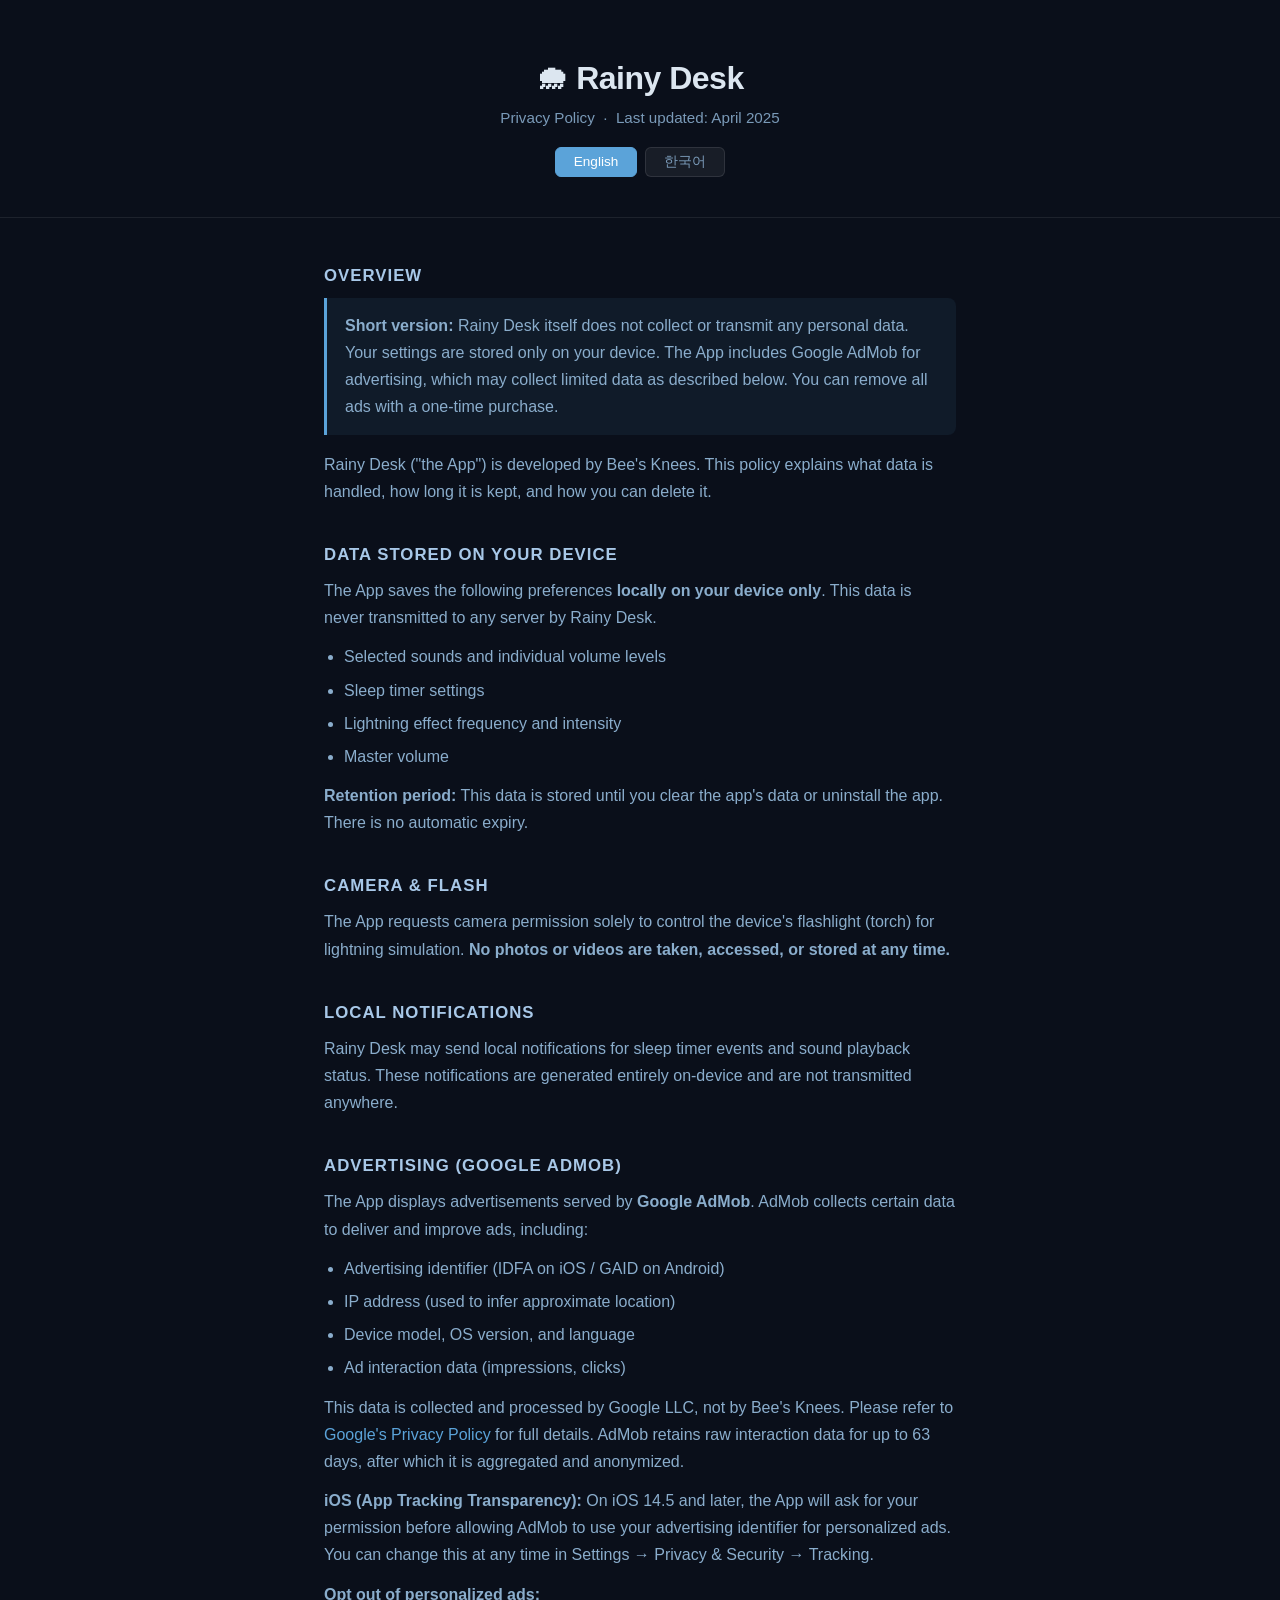
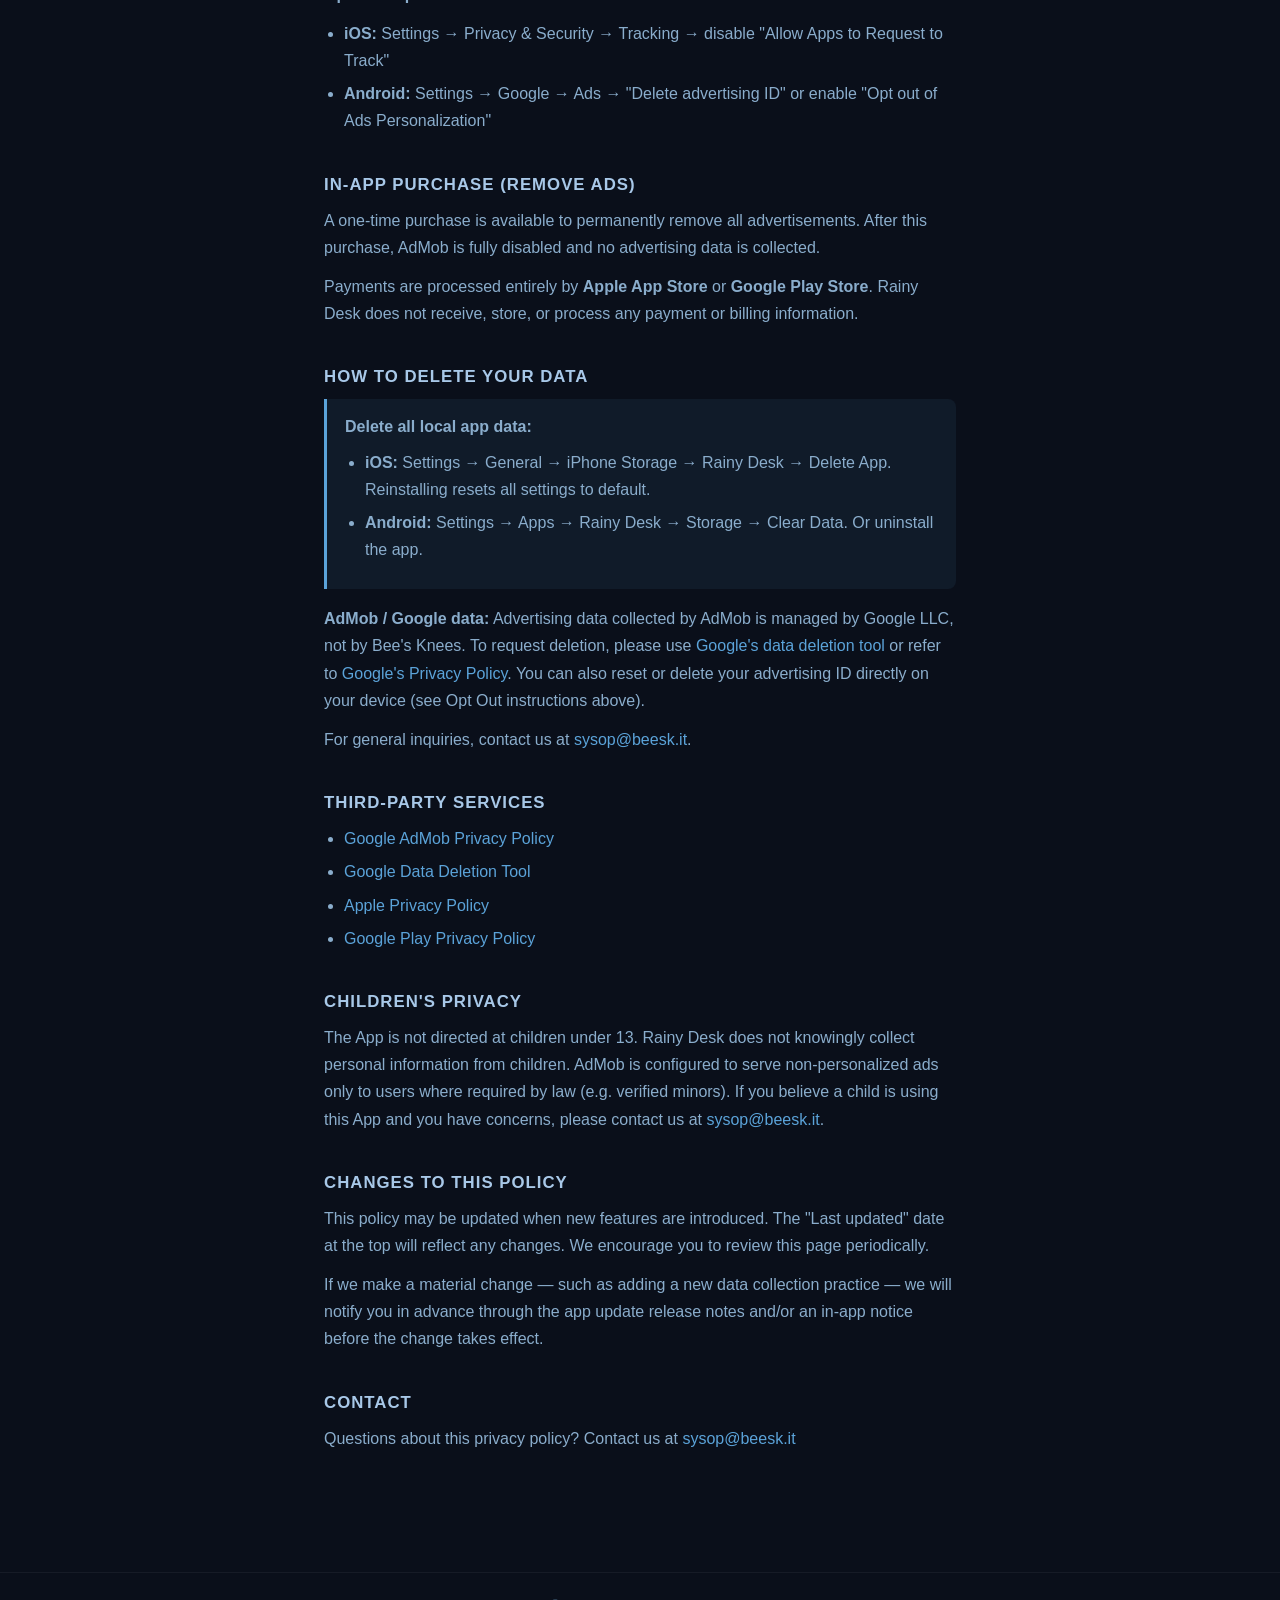
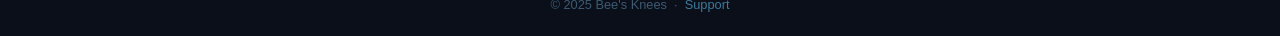
<file: rainydesk/privacy.html>
<!DOCTYPE html>
<html lang="en">
<head>
  <meta charset="UTF-8" />
  <meta name="viewport" content="width=device-width, initial-scale=1.0" />
  <title>Rainy Desk – Privacy Policy</title>
  <meta name="description" content="Privacy policy for Rainy Desk, the ambient rain sound app for iOS and Android by Bee's Knees." />
  <meta name="theme-color" content="#0a0f1a" />
  <link rel="canonical" href="https://apps.beesk.it/rainydesk/privacy.html" />
  <meta property="og:type" content="website" />
  <meta property="og:site_name" content="Bee's Knees" />
  <meta property="og:title" content="Rainy Desk – Privacy Policy" />
  <meta property="og:description" content="Privacy policy for Rainy Desk, the ambient rain sound app for iOS and Android by Bee's Knees." />
  <meta property="og:url" content="https://apps.beesk.it/rainydesk/privacy.html" />
  <meta property="og:image" content="https://apps.beesk.it/rainydesk/img/og.png" />
<meta property="og:image:width" content="1200" />
<meta property="og:image:height" content="630" />
  <meta name="twitter:card" content="summary_large_image" />
  <link rel="icon" type="image/png" href="img/icon.png" />
  <link rel="apple-touch-icon" href="img/icon.png" />
  <style>
    * { box-sizing: border-box; margin: 0; padding: 0; }
    body {
      font-family: -apple-system, BlinkMacSystemFont, "Segoe UI", sans-serif;
      background: #0a0f1a;
      color: #dce6f0;
      min-height: 100vh;
    }
    header {
      padding: 60px 24px 40px;
      text-align: center;
      border-bottom: 1px solid rgba(255,255,255,0.08);
    }
    header h1 { font-size: 2rem; font-weight: 700; letter-spacing: -0.5px; }
    header p  { margin-top: 8px; color: #7a9ab8; font-size: 0.95rem; }
    main {
      max-width: 680px;
      margin: 0 auto;
      padding: 48px 24px 80px;
    }
    section { margin-bottom: 40px; }
    h2 {
      font-size: 1.05rem;
      font-weight: 600;
      color: #a8c8e8;
      text-transform: uppercase;
      letter-spacing: 0.06em;
      margin-bottom: 12px;
    }
    p { color: #8aadcc; line-height: 1.7; margin-bottom: 12px; }
    ul { color: #8aadcc; line-height: 1.7; padding-left: 20px; margin-bottom: 12px; }
    li { margin-bottom: 6px; }
    a { color: #5ba3d9; text-decoration: none; }
    a:hover { text-decoration: underline; }
    .callout {
      background: rgba(91,163,217,0.08);
      border-left: 3px solid #5ba3d9;
      border-radius: 0 8px 8px 0;
      padding: 14px 18px;
      margin: 12px 0 16px;
    }
    .callout p { margin-bottom: 0; }
    .lang-toggle {
      display: flex; gap: 8px; justify-content: center; margin-top: 16px;
    }
    .lang-toggle button {
      background: rgba(255,255,255,0.06);
      color: #7a9ab8;
      border: 1px solid rgba(255,255,255,0.1);
      border-radius: 6px;
      padding: 5px 18px;
      cursor: pointer;
      font-size: 0.85rem;
    }
    .lang-toggle button.active {
      background: #5ba3d9;
      color: #fff;
      border-color: #5ba3d9;
    }
    [data-lang] { display: none; }
    [data-lang].visible { display: block; }
    footer {
      text-align: center;
      padding: 24px;
      color: #3d5a72;
      font-size: 0.8rem;
      border-top: 1px solid rgba(255,255,255,0.05);
    }
    footer a { color: #3d7a9a; text-decoration: none; }
  </style>
</head>
<body>
  <header>
    <h1>🌧 Rainy Desk</h1>
    <p>Privacy Policy &nbsp;·&nbsp; Last updated: April 2025</p>
    <div class="lang-toggle">
      <button class="active" onclick="setLang('en')">English</button>
      <button onclick="setLang('ko')">한국어</button>
    </div>
  </header>

  <main>

    <!-- ── ENGLISH ── -->
    <div data-lang="en" class="visible">

      <section>
        <h2>Overview</h2>
        <div class="callout">
          <p><strong>Short version:</strong> Rainy Desk itself does not collect or transmit any personal data. Your settings are stored only on your device. The App includes Google AdMob for advertising, which may collect limited data as described below. You can remove all ads with a one-time purchase.</p>
        </div>
        <p>Rainy Desk ("the App") is developed by Bee's Knees. This policy explains what data is handled, how long it is kept, and how you can delete it.</p>
      </section>

      <section>
        <h2>Data Stored on Your Device</h2>
        <p>The App saves the following preferences <strong>locally on your device only</strong>. This data is never transmitted to any server by Rainy Desk.</p>
        <ul>
          <li>Selected sounds and individual volume levels</li>
          <li>Sleep timer settings</li>
          <li>Lightning effect frequency and intensity</li>
          <li>Master volume</li>
        </ul>
        <p><strong>Retention period:</strong> This data is stored until you clear the app's data or uninstall the app. There is no automatic expiry.</p>
      </section>

      <section>
        <h2>Camera &amp; Flash</h2>
        <p>The App requests camera permission solely to control the device's flashlight (torch) for lightning simulation. <strong>No photos or videos are taken, accessed, or stored at any time.</strong></p>
      </section>

      <section>
        <h2>Local Notifications</h2>
        <p>Rainy Desk may send local notifications for sleep timer events and sound playback status. These notifications are generated entirely on-device and are not transmitted anywhere.</p>
      </section>

      <section>
        <h2>Advertising (Google AdMob)</h2>
        <p>The App displays advertisements served by <strong>Google AdMob</strong>. AdMob collects certain data to deliver and improve ads, including:</p>
        <ul>
          <li>Advertising identifier (IDFA on iOS / GAID on Android)</li>
          <li>IP address (used to infer approximate location)</li>
          <li>Device model, OS version, and language</li>
          <li>Ad interaction data (impressions, clicks)</li>
        </ul>
        <p>This data is collected and processed by Google LLC, not by Bee's Knees. Please refer to <a href="https://policies.google.com/privacy" target="_blank">Google's Privacy Policy</a> for full details. AdMob retains raw interaction data for up to 63 days, after which it is aggregated and anonymized.</p>
        <p><strong>iOS (App Tracking Transparency):</strong> On iOS 14.5 and later, the App will ask for your permission before allowing AdMob to use your advertising identifier for personalized ads. You can change this at any time in Settings → Privacy &amp; Security → Tracking.</p>
        <p><strong>Opt out of personalized ads:</strong></p>
        <ul>
          <li><strong>iOS:</strong> Settings → Privacy &amp; Security → Tracking → disable "Allow Apps to Request to Track"</li>
          <li><strong>Android:</strong> Settings → Google → Ads → "Delete advertising ID" or enable "Opt out of Ads Personalization"</li>
        </ul>
      </section>

      <section>
        <h2>In-App Purchase (Remove Ads)</h2>
        <p>A one-time purchase is available to permanently remove all advertisements. After this purchase, AdMob is fully disabled and no advertising data is collected.</p>
        <p>Payments are processed entirely by <strong>Apple App Store</strong> or <strong>Google Play Store</strong>. Rainy Desk does not receive, store, or process any payment or billing information.</p>
      </section>

      <section>
        <h2>How to Delete Your Data</h2>
        <div class="callout">
          <p><strong>Delete all local app data:</strong></p>
          <ul style="margin-top:8px;">
            <li><strong>iOS:</strong> Settings → General → iPhone Storage → Rainy Desk → Delete App. Reinstalling resets all settings to default.</li>
            <li><strong>Android:</strong> Settings → Apps → Rainy Desk → Storage → Clear Data. Or uninstall the app.</li>
          </ul>
        </div>
        <p><strong>AdMob / Google data:</strong> Advertising data collected by AdMob is managed by Google LLC, not by Bee's Knees. To request deletion, please use <a href="https://support.google.com/accounts/troubleshooter/6357590" target="_blank">Google's data deletion tool</a> or refer to <a href="https://policies.google.com/privacy" target="_blank">Google's Privacy Policy</a>. You can also reset or delete your advertising ID directly on your device (see Opt Out instructions above).</p>
        <p>For general inquiries, contact us at <a href="mailto:sysop@beesk.it">sysop@beesk.it</a>.</p>
      </section>

      <section>
        <h2>Third-Party Services</h2>
        <ul>
          <li><a href="https://policies.google.com/privacy" target="_blank">Google AdMob Privacy Policy</a></li>
          <li><a href="https://support.google.com/accounts/troubleshooter/6357590" target="_blank">Google Data Deletion Tool</a></li>
          <li><a href="https://www.apple.com/legal/privacy/" target="_blank">Apple Privacy Policy</a></li>
          <li><a href="https://policies.google.com/privacy" target="_blank">Google Play Privacy Policy</a></li>
        </ul>
      </section>

      <section>
        <h2>Children's Privacy</h2>
        <p>The App is not directed at children under 13. Rainy Desk does not knowingly collect personal information from children. AdMob is configured to serve non-personalized ads only to users where required by law (e.g. verified minors). If you believe a child is using this App and you have concerns, please contact us at <a href="mailto:sysop@beesk.it">sysop@beesk.it</a>.</p>
      </section>

      <section>
        <h2>Changes to This Policy</h2>
        <p>This policy may be updated when new features are introduced. The "Last updated" date at the top will reflect any changes. We encourage you to review this page periodically.</p>
        <p>If we make a material change — such as adding a new data collection practice — we will notify you in advance through the app update release notes and/or an in-app notice before the change takes effect.</p>
      </section>

      <section>
        <h2>Contact</h2>
        <p>Questions about this privacy policy? Contact us at <a href="mailto:sysop@beesk.it">sysop@beesk.it</a></p>
      </section>

    </div><!-- /en -->

    <!-- ── KOREAN ── -->
    <div data-lang="ko">

      <section>
        <h2>개요</h2>
        <div class="callout">
          <p><strong>요약:</strong> Rainy Desk 자체는 개인정보를 수집하거나 외부로 전송하지 않습니다. 모든 설정은 기기에만 저장됩니다. 앱에는 광고 제공을 위해 Google AdMob이 포함되어 있으며, 아래에 설명된 제한적인 데이터를 수집할 수 있습니다. 일회성 인앱 결제로 광고를 완전히 제거할 수 있습니다.</p>
        </div>
        <p>본 개인정보처리방침은 처리되는 데이터의 종류, 보관 기간, 삭제 방법을 안내합니다.</p>
      </section>

      <section>
        <h2>기기 내 저장 데이터</h2>
        <p>앱은 다음 설정을 <strong>기기에만 로컬 저장</strong>합니다. Rainy Desk는 이 데이터를 외부 서버로 전송하지 않습니다.</p>
        <ul>
          <li>선택한 소리 및 볼륨 설정</li>
          <li>슬립 타이머 설정</li>
          <li>번개 효과 빈도 및 강도</li>
          <li>마스터 볼륨</li>
        </ul>
        <p><strong>보관 기간:</strong> 앱 데이터를 초기화하거나 앱을 삭제할 때까지 기기에 보관됩니다. 별도의 자동 만료 기간은 없습니다.</p>
      </section>

      <section>
        <h2>카메라 및 플래시</h2>
        <p>앱은 번개 효과 구현을 위해 기기 손전등(플래시)을 제어하는 용도로만 카메라 권한을 요청합니다. <strong>사진이나 영상은 촬영, 접근, 저장되지 않습니다.</strong></p>
      </section>

      <section>
        <h2>로컬 알림</h2>
        <p>슬립 타이머 및 소리 재생 상태 알림은 기기 내에서만 생성되며 외부로 전송되지 않습니다.</p>
      </section>

      <section>
        <h2>광고 (Google AdMob)</h2>
        <p>앱은 <strong>Google AdMob</strong>을 통해 광고를 표시합니다. AdMob은 광고 제공 및 개선을 위해 다음 데이터를 수집합니다.</p>
        <ul>
          <li>광고 식별자 (iOS: IDFA / Android: GAID)</li>
          <li>IP 주소 (대략적인 위치 파악 목적)</li>
          <li>기기 모델, OS 버전, 언어</li>
          <li>광고 상호작용 데이터 (노출, 클릭)</li>
        </ul>
        <p>해당 데이터는 Bee's Knees가 아닌 <strong>Google LLC</strong>가 자체 <a href="https://policies.google.com/privacy" target="_blank">개인정보처리방침</a>에 따라 수집·처리합니다. 원시 데이터는 최대 63일 보관 후 집계·익명화됩니다.</p>
        <p><strong>iOS (앱 추적 투명성):</strong> iOS 14.5 이상에서는 맞춤 광고를 위한 광고 식별자 사용 전 동의를 요청합니다. 설정 → 개인정보 보호 및 보안 → 추적에서 언제든지 변경할 수 있습니다.</p>
        <p><strong>맞춤 광고 거부 방법:</strong></p>
        <ul>
          <li><strong>iOS:</strong> 설정 → 개인정보 보호 및 보안 → 추적 → "앱이 추적을 요청하도록 허용" 비활성화</li>
          <li><strong>Android:</strong> 설정 → Google → 광고 → "광고 ID 삭제" 또는 "광고 개인화 선택 해제"</li>
        </ul>
      </section>

      <section>
        <h2>인앱 결제 (광고 제거)</h2>
        <p>일회성 인앱 결제로 광고를 영구 제거할 수 있습니다. 결제 후에는 AdMob이 비활성화되어 광고 관련 데이터가 수집되지 않습니다.</p>
        <p>결제는 <strong>Apple App Store</strong> 또는 <strong>Google Play Store</strong>를 통해 처리됩니다. Rainy Desk는 결제 정보를 수신하거나 저장하지 않습니다.</p>
      </section>

      <section>
        <h2>데이터 삭제 방법</h2>
        <div class="callout">
          <p><strong>앱 로컬 데이터 삭제:</strong></p>
          <ul style="margin-top:8px;">
            <li><strong>iOS:</strong> 설정 → 일반 → iPhone 저장 공간 → Rainy Desk → 앱 삭제. 재설치 시 모든 설정이 초기화됩니다.</li>
            <li><strong>Android:</strong> 설정 → 앱 → Rainy Desk → 저장공간 → 데이터 삭제. 또는 앱을 삭제합니다.</li>
          </ul>
        </div>
        <p><strong>AdMob / Google 데이터:</strong> AdMob이 수집한 광고 데이터는 Bee's Knees가 아닌 Google LLC가 관리합니다. 데이터 삭제를 원하시면 <a href="https://support.google.com/accounts/troubleshooter/6357590" target="_blank">Google 데이터 삭제 도구</a>를 직접 이용하시거나, 기기에서 광고 ID를 재설정·삭제하시기 바랍니다(위 거부 방법 참조).</p>
        <p>기타 문의: <a href="mailto:sysop@beesk.it">sysop@beesk.it</a></p>
      </section>

      <section>
        <h2>제3자 서비스</h2>
        <ul>
          <li><a href="https://policies.google.com/privacy" target="_blank">Google AdMob 개인정보처리방침</a></li>
          <li><a href="https://support.google.com/accounts/troubleshooter/6357590" target="_blank">Google 데이터 삭제 도구</a></li>
          <li><a href="https://www.apple.com/kr/legal/privacy/" target="_blank">Apple 개인정보처리방침</a></li>
          <li><a href="https://policies.google.com/privacy" target="_blank">Google Play 개인정보처리방침</a></li>
        </ul>
      </section>

      <section>
        <h2>아동 개인정보 보호</h2>
        <p>본 앱은 만 13세 미만 아동을 대상으로 하지 않습니다. Rainy Desk는 아동의 개인정보를 의도적으로 수집하지 않습니다. AdMob은 법적으로 요구되는 경우(예: 확인된 미성년자) 비개인화 광고만 제공하도록 설정됩니다. 아동의 앱 사용과 관련한 우려가 있으시면 <a href="mailto:sysop@beesk.it">sysop@beesk.it</a>으로 문의해 주세요.</p>
      </section>

      <section>
        <h2>방침 변경</h2>
        <p>신규 기능 도입 시 본 방침이 업데이트될 수 있습니다. 상단의 날짜가 변경됩니다. 주기적으로 확인하시기 바랍니다.</p>
        <p>새로운 데이터 수집 방식 추가 등 중요한 변경이 있을 경우, 변경 적용 전에 앱 업데이트 출시 노트 및 앱 내 공지를 통해 사전에 알려드립니다.</p>
      </section>

      <section>
        <h2>문의</h2>
        <p>개인정보처리방침 관련 문의: <a href="mailto:sysop@beesk.it">sysop@beesk.it</a></p>
      </section>

    </div><!-- /ko -->

  </main>

  <footer>
    &copy; 2025 Bee's Knees &nbsp;·&nbsp; <a href="index.html">Support</a>
  </footer>

  <script>
    function setLang(lang) {
      document.querySelectorAll('[data-lang]').forEach(el => {
        el.classList.toggle('visible', el.dataset.lang === lang);
      });
      document.querySelectorAll('.lang-toggle button').forEach((btn, i) => {
        btn.classList.toggle('active', (i === 0 && lang === 'en') || (i === 1 && lang === 'ko'));
      });
    }
  </script>
</body>
</html>
</file>
<file: beecon/style.css>
/* BEECON 웹사이트 공용 스타일.
   색은 앱과 같은 값: 배경 #101012(스토어 스크린샷 배경), 앰버 #FF9300(D-042 박 표시색),
   아이콘의 회색 링 #2c2f32. 새 색을 고르지 말 것. */
:root {
  --bg: #101012;
  --bg-raise: #17181b;
  --card: #1c1e22;
  --card-top: #23262b;
  --line: #ffffff17;
  --ink: #f4f1ea;
  --ink-dim: #c9c5bd;
  --ink-mute: #8d8a84;
  --amber: #ff9300;
  --amber-dim: #ff930033;
  --ring: #2c2f32;
  color-scheme: dark;
}
* { box-sizing: border-box; }
html { -webkit-text-size-adjust: 100%; }
body {
  margin: 0;
  background: var(--bg);
  color: var(--ink-dim);
  font: 17px/1.7 -apple-system, BlinkMacSystemFont, "Segoe UI", Roboto, "Helvetica Neue",
        "Apple SD Gothic Neo", "Noto Sans KR", "Hiragino Kaku Gothic ProN", "Noto Sans JP",
        "PingFang SC", "Noto Sans SC", sans-serif;
}
h1, h2, h3 { color: var(--ink); line-height: 1.3; margin: 0; text-wrap: balance; }
/* 일본어·중국어 제목이 낱말 중간에서 끊기지 않게(지원 브라우저만) */
:lang(ja) :is(h1, h2, h3, .closing), :lang(zh) :is(h1, h2, h3, .closing) { word-break: auto-phrase; }
/* 짧은 마지막 줄을 줄이고 한국어는 어절 단위로 줄바꿈한다. */
p, li, summary { text-wrap: pretty; }
:lang(ko) { word-break: keep-all; overflow-wrap: anywhere; }
.hero .lead, .req, .note, .band p.sub { text-wrap: balance; }
a { color: var(--amber); }
.wrap { max-width: 64rem; margin: 0 auto; padding: 0 1.25rem; }
.wrap.narrow { max-width: 46rem; }

/* ── 상단 바 ── */
.top {
  position: sticky; top: 0; z-index: 5;
  background: #101012e6; backdrop-filter: blur(10px); -webkit-backdrop-filter: blur(10px);
  border-bottom: 1px solid var(--line);
}
.top .wrap { display: flex; align-items: center; gap: .75rem; height: 56px; }
.brand {
  display: flex; align-items: center; gap: .55rem; text-decoration: none; color: var(--ink);
  font-weight: 800; letter-spacing: .14em; font-size: .95rem;
}
.brand img { width: 28px; height: 28px; border-radius: 7px; display: block; }
.topnav { margin-left: auto; display: flex; align-items: center; gap: .25rem; }
.topnav > a {
  padding: .3rem .6rem; border-radius: 999px; font-size: .88rem; color: var(--ink-mute); text-decoration: none;
}
.topnav > a:hover, .topnav > a[aria-current] { color: var(--ink); background: #ffffff10; }
@media (max-width: 34rem) { .topnav > a.opt { display: none; } }

/* 언어 메뉴: JS 없이도 열리는 <details>. 항목은 ?lang= 진짜 링크다. */
.lang { position: relative; }
.lang summary {
  list-style: none; cursor: pointer; display: flex; align-items: center; gap: .35rem;
  padding: .3rem .7rem; border-radius: 999px; font-size: .88rem; color: var(--ink);
  border: 1px solid var(--line); background: var(--bg-raise);
}
.lang summary::-webkit-details-marker { display: none; }
.lang summary svg { width: 15px; height: 15px; }
.lang .menu {
  position: absolute; right: 0; top: calc(100% + 6px); min-width: 10rem;
  background: var(--card); border: 1px solid var(--line); border-radius: 12px; padding: .35rem;
  box-shadow: 0 12px 32px #0009;
}
.lang .menu a {
  display: block; padding: .45rem .7rem; border-radius: 8px; color: var(--ink-dim);
  text-decoration: none; font-size: .92rem;
}
.lang .menu a:hover { background: #ffffff10; color: var(--ink); }

/* ── 히어로 ── */
.hero {
  background: radial-gradient(60rem 30rem at 75% 10%, #ff93001a 0%, transparent 60%), var(--bg);
  padding: 3.5rem 0 3rem;
}
.hero .wrap { display: grid; grid-template-columns: 1.15fr 1fr; gap: 2.5rem; align-items: center; }
@media (max-width: 52rem) {
  .hero .wrap { grid-template-columns: 1fr; text-align: center; gap: 1.75rem; }
  .hero .beacon { order: -1; width: min(62vw, 15rem); }
  .hero .lead { margin-inline: auto; }
  .hero .stores { justify-content: center; }
}
.wordmark {
  margin: 0 0 .9rem; color: var(--amber); font-weight: 800; letter-spacing: .22em; font-size: .95rem;
}
.hero h1 { font-size: clamp(2rem, 5.4vw, 3.25rem); letter-spacing: -.02em; font-weight: 750; }
.hero .lead { max-width: 33rem; margin: 1.1rem 0 0; font-size: clamp(1.02rem, 2.4vw, 1.15rem); }
.stores { display: flex; flex-wrap: wrap; gap: .75rem; margin: 2rem 0 .8rem; }
/* 공식 다운로드 배지 대신 동일한 텍스트 버튼에 각 스토어 로고를 표시한다. */
.btn {
  display: inline-flex; align-items: center; justify-content: center; gap: .6rem;
  flex: 1 1 12rem; min-height: 56px; padding: .85rem 1.1rem; border-radius: 14px;
  font-size: 1rem; font-weight: 650; text-decoration: none;
  background: var(--bg-raise); color: var(--ink);
  border: 1px solid #ffffff30; box-shadow: inset 0 1px 0 #ffffff0d;
}
.btn:hover { background: var(--card-top); border-color: #ffffff55; }
.btn:focus-visible { outline: 2px solid var(--amber); outline-offset: 4px; }
.btn svg { width: 22px; height: 22px; flex: none; }
.req { font-size: .85rem; color: var(--ink-mute); margin: 0; }

/* 동심원 비콘: 120 BPM 4/4. 첫 박은 가장 바깥 링, 박마다 한 칸 안쪽(앱의 실제 표시 순서).
   CSS 애니메이션은 장식이며 앱의 타이밍 엔진과 무관하다. */
.beacon { position: relative; width: 100%; max-width: 22rem; aspect-ratio: 1; margin: 0 auto; }
.beacon i {
  position: absolute; border-radius: 50%; border: solid var(--ring);
  inset: var(--in); border-width: var(--w);
  animation: beat 2s linear infinite; animation-delay: var(--d);
}
.beacon i:nth-child(1) { --in: 0%;  --w: clamp(14px, 4.4vw, 26px); --d: 0s; }
.beacon i:nth-child(2) { --in: 12%; --w: clamp(12px, 3.8vw, 22px); --d: .5s; }
.beacon i:nth-child(3) { --in: 23%; --w: clamp(10px, 3.2vw, 18px); --d: 1s; }
.beacon i:nth-child(4) { --in: 33%; --w: clamp(8px, 2.6vw, 15px);  --d: 1.5s; }
.beacon b {
  position: absolute; inset: 0; display: grid; place-items: center;
  font: 800 clamp(2.2rem, 7vw, 3.6rem)/1 -apple-system, BlinkMacSystemFont, "Segoe UI", sans-serif;
  color: var(--amber); font-variant-numeric: tabular-nums;
}
.beacon b span { position: absolute; opacity: 0; animation: num 2s steps(1) infinite; animation-delay: var(--d); }
@keyframes beat {
  0%   { border-color: var(--amber); box-shadow: 0 0 28px #ff930066; }
  22%  { border-color: #ff9300aa; box-shadow: 0 0 10px #ff930022; }
  25%, 100% { border-color: var(--ring); box-shadow: none; }
}
@keyframes num { 0% { opacity: 1; } 25%, 100% { opacity: 0; } }
@media (prefers-reduced-motion: reduce) {
  .beacon i, .beacon b span { animation: none; }
  .beacon i:nth-child(1) { border-color: var(--amber); }
  .beacon b span:first-child { opacity: 1; }
}

/* ── 스크린샷: 7장을 옆으로 넘겨 본다 ── */
.shots {
  display: flex; gap: 1rem; overflow-x: auto; scroll-snap-type: x mandatory;
  padding: .5rem 1.25rem 1.5rem; scroll-padding-inline: 1.25rem;
  max-width: 82rem; margin: 0 auto; scrollbar-width: thin; scrollbar-color: #ffffff30 transparent;
}
.shots img {
  flex: none; width: min(68vw, 15.5rem); height: auto; display: block; scroll-snap-align: start;
  border-radius: 16px; border: 1px solid var(--line); background: var(--bg-raise);
}

/* ── 본문 띠 ── */
section.band { padding: 3.5rem 0; border-top: 1px solid var(--line); }
.band h2 { font-size: clamp(1.4rem, 4vw, 1.9rem); margin-bottom: .8rem; letter-spacing: -.01em; }
.band p.sub { max-width: 42rem; margin: 0; }
.center { text-align: center; }
.center p.sub { margin-inline: auto; }

/* 카드는 이펙터 페달처럼 위가 살짝 밝은 금속판 */
.grid { display: grid; gap: 1rem; margin-top: 2rem; grid-template-columns: repeat(3, 1fr); }
@media (max-width: 56rem) { .grid { grid-template-columns: repeat(2, 1fr); } }
@media (max-width: 36rem) { .grid { grid-template-columns: 1fr; } }
.card {
  background: linear-gradient(180deg, var(--card-top), var(--card));
  border: 1px solid var(--line); border-radius: 16px; padding: 1.2rem 1.25rem 1.3rem;
  box-shadow: inset 0 1px 0 #ffffff0d;
}
.card h3 { font-size: 1.03rem; display: flex; align-items: center; gap: .55rem; }
.card h3::before {
  content: ""; width: 9px; height: 9px; border-radius: 50%; flex: none;
  background: var(--amber); box-shadow: 0 0 8px var(--amber);
}
.card p { margin: .45rem 0 0; font-size: .95rem; }

/* 무료 / Pro */
.plans { display: grid; grid-template-columns: 1fr 1fr; gap: 1rem; margin-top: 2rem; }
@media (max-width: 44rem) { .plans { grid-template-columns: 1fr; } }
.plan { border: 1px solid var(--line); border-radius: 18px; padding: 1.5rem 1.4rem; background: var(--bg-raise); }
.plan.pro { border-color: #ff930066; background: linear-gradient(180deg, #ff930014, var(--bg-raise) 60%); }
.plan h3 { font-size: 1.2rem; }
.plan .tag { margin: .2rem 0 0; font-size: .92rem; color: var(--ink-mute); }
.plan ul { margin: 1rem 0 0; padding: 0; list-style: none; }
.plan li { position: relative; padding-left: 1.5em; margin: .45rem 0; font-size: .95rem; }
.plan li::before {
  content: ""; position: absolute; left: .2em; top: .55em; width: .55em; height: .55em;
  border-radius: 50%; border: 2px solid var(--ink-mute);
}
.plan.pro li::before { border-color: var(--amber); background: var(--amber-dim); }
.note { margin: 1.25rem 0 0; font-size: .92rem; color: var(--ink-mute); text-align: center; }

.facts { display: flex; flex-wrap: wrap; gap: .5rem; justify-content: center; margin: 1.5rem 0 0; padding: 0; list-style: none; }
.facts li { background: #ffffff0a; border: 1px solid var(--line); border-radius: 999px; padding: .4rem .9rem; font-size: .9rem; }

.closing { font-size: clamp(1.25rem, 3.6vw, 1.7rem); color: var(--ink); text-align: center; margin: 0; font-weight: 650; line-height: 1.45; }

/* ── 문서 페이지(지원·개인정보) ── */
.doc { padding-top: 3rem; padding-bottom: 3.5rem; }
.doc h1 { font-size: clamp(1.7rem, 4.6vw, 2.3rem); letter-spacing: -.01em; }
.doc .meta { color: var(--ink-mute); font-size: .92rem; margin: .5rem 0 0; }
.doc h2 { font-size: 1.15rem; margin: 2.2rem 0 .4rem; }
.doc p { margin: .5rem 0 0; }
.doc ul { margin: .6rem 0 0; padding-left: 1.3rem; }
.doc li { margin: .3rem 0; }
.mail {
  display: inline-flex; align-items: center; gap: .55rem; margin-top: .9rem;
  font-size: 1.1rem; font-weight: 650; text-decoration: none;
  padding: .7rem 1.1rem; border-radius: 12px; border: 1px solid #ff930066; background: #ff930012;
}
.mail svg { width: 20px; height: 20px; }
.faq details { border: 1px solid var(--line); border-radius: 12px; background: var(--bg-raise); margin-top: .6rem; }
.faq summary { cursor: pointer; padding: .85rem 1.1rem; color: var(--ink); font-weight: 600; }
.faq details p { margin: 0; padding: 0 1.1rem 1rem; }

footer { border-top: 1px solid var(--line); padding: 2rem 0 3rem; font-size: .9rem; color: var(--ink-mute); }
footer .row { display: contents; }
footer .wrap { display: flex; flex-wrap: wrap; gap: .5rem 1.25rem; align-items: center; }
footer a { color: var(--ink-dim); text-decoration: none; }
footer a:hover { color: var(--amber); }
</file>
